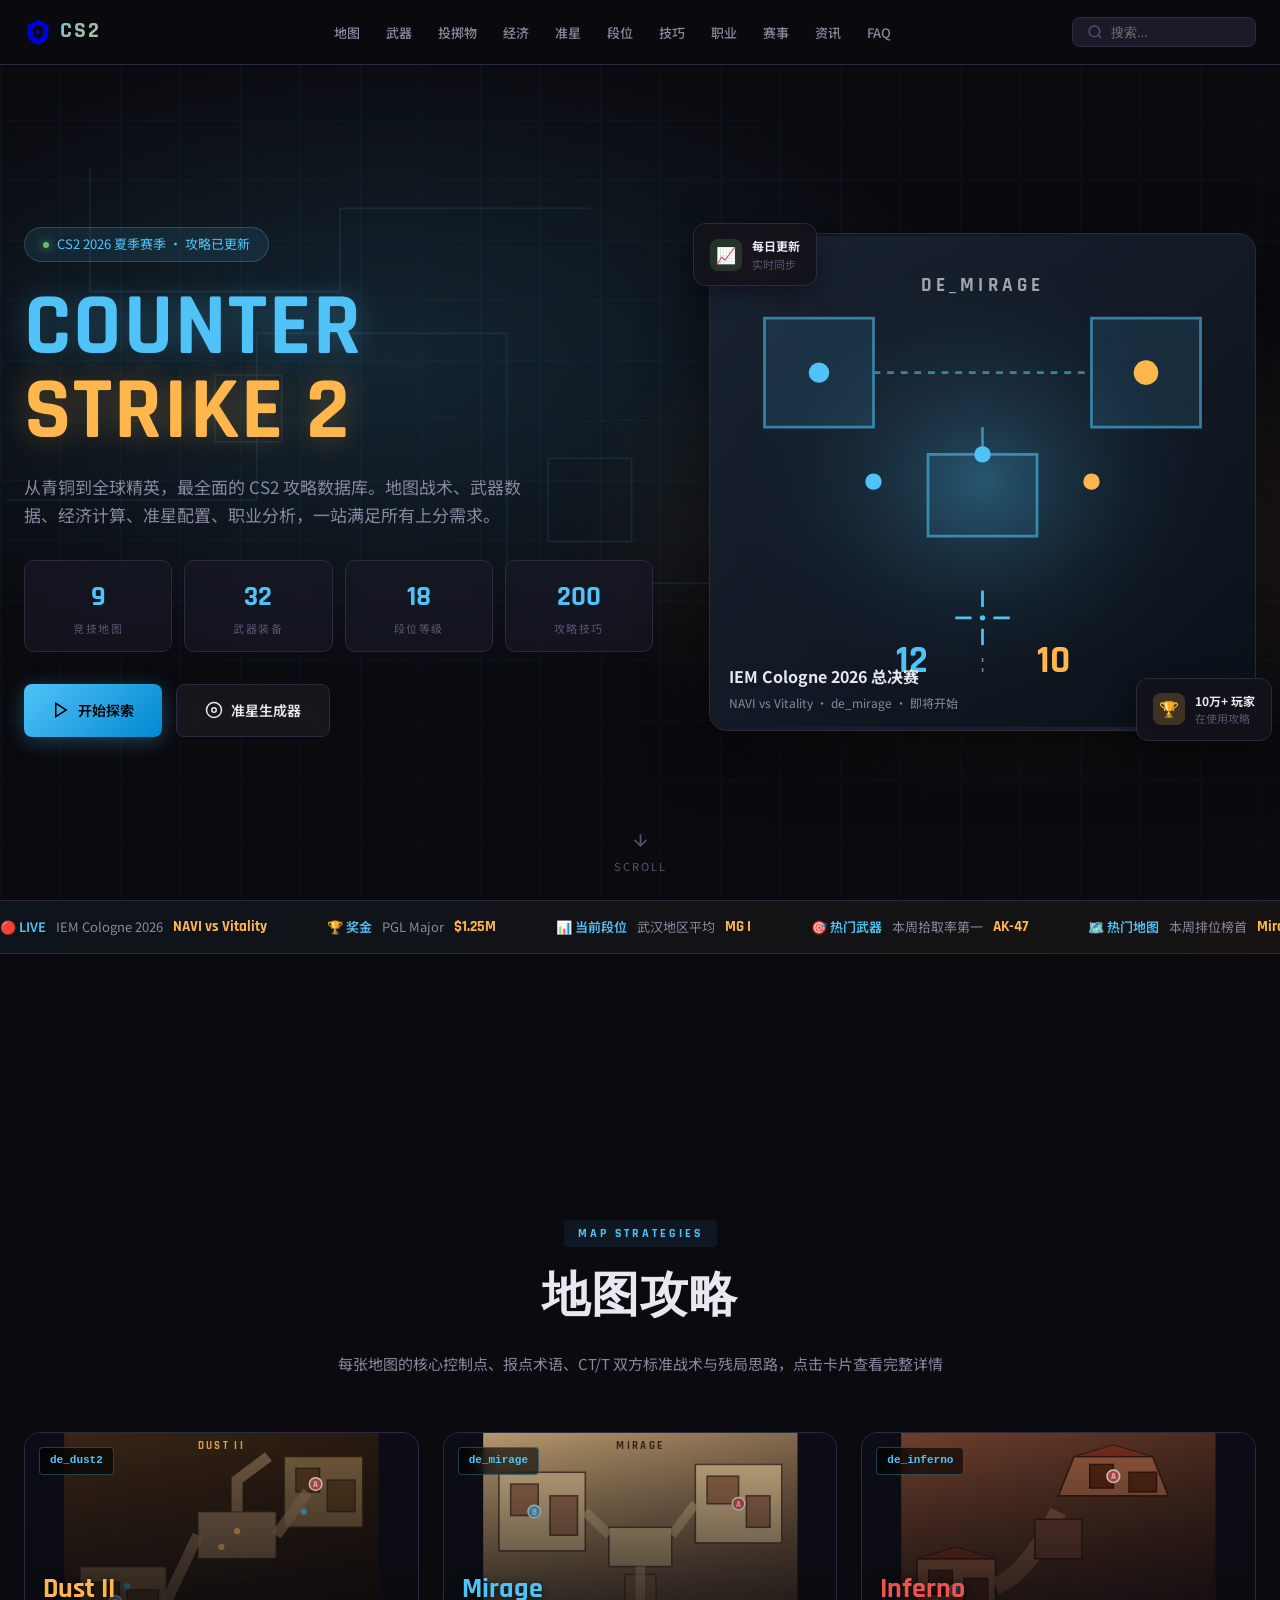
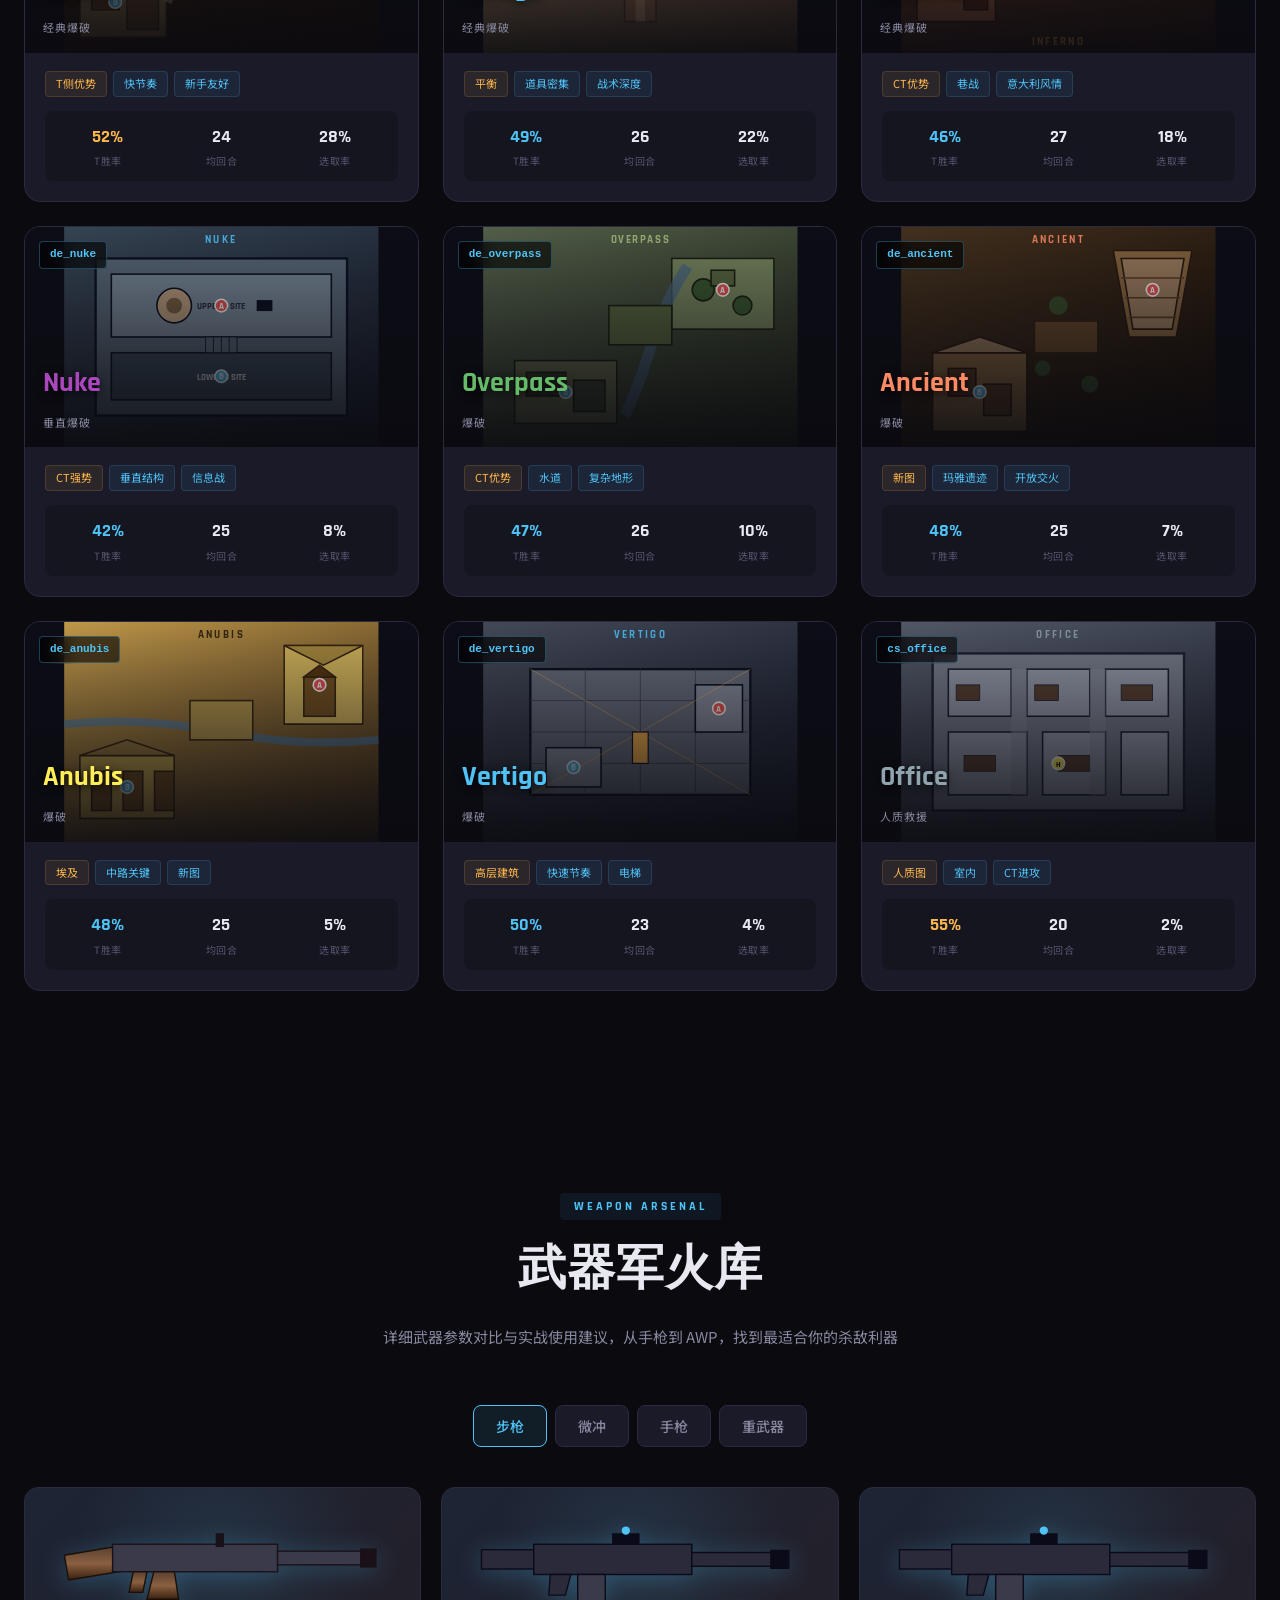
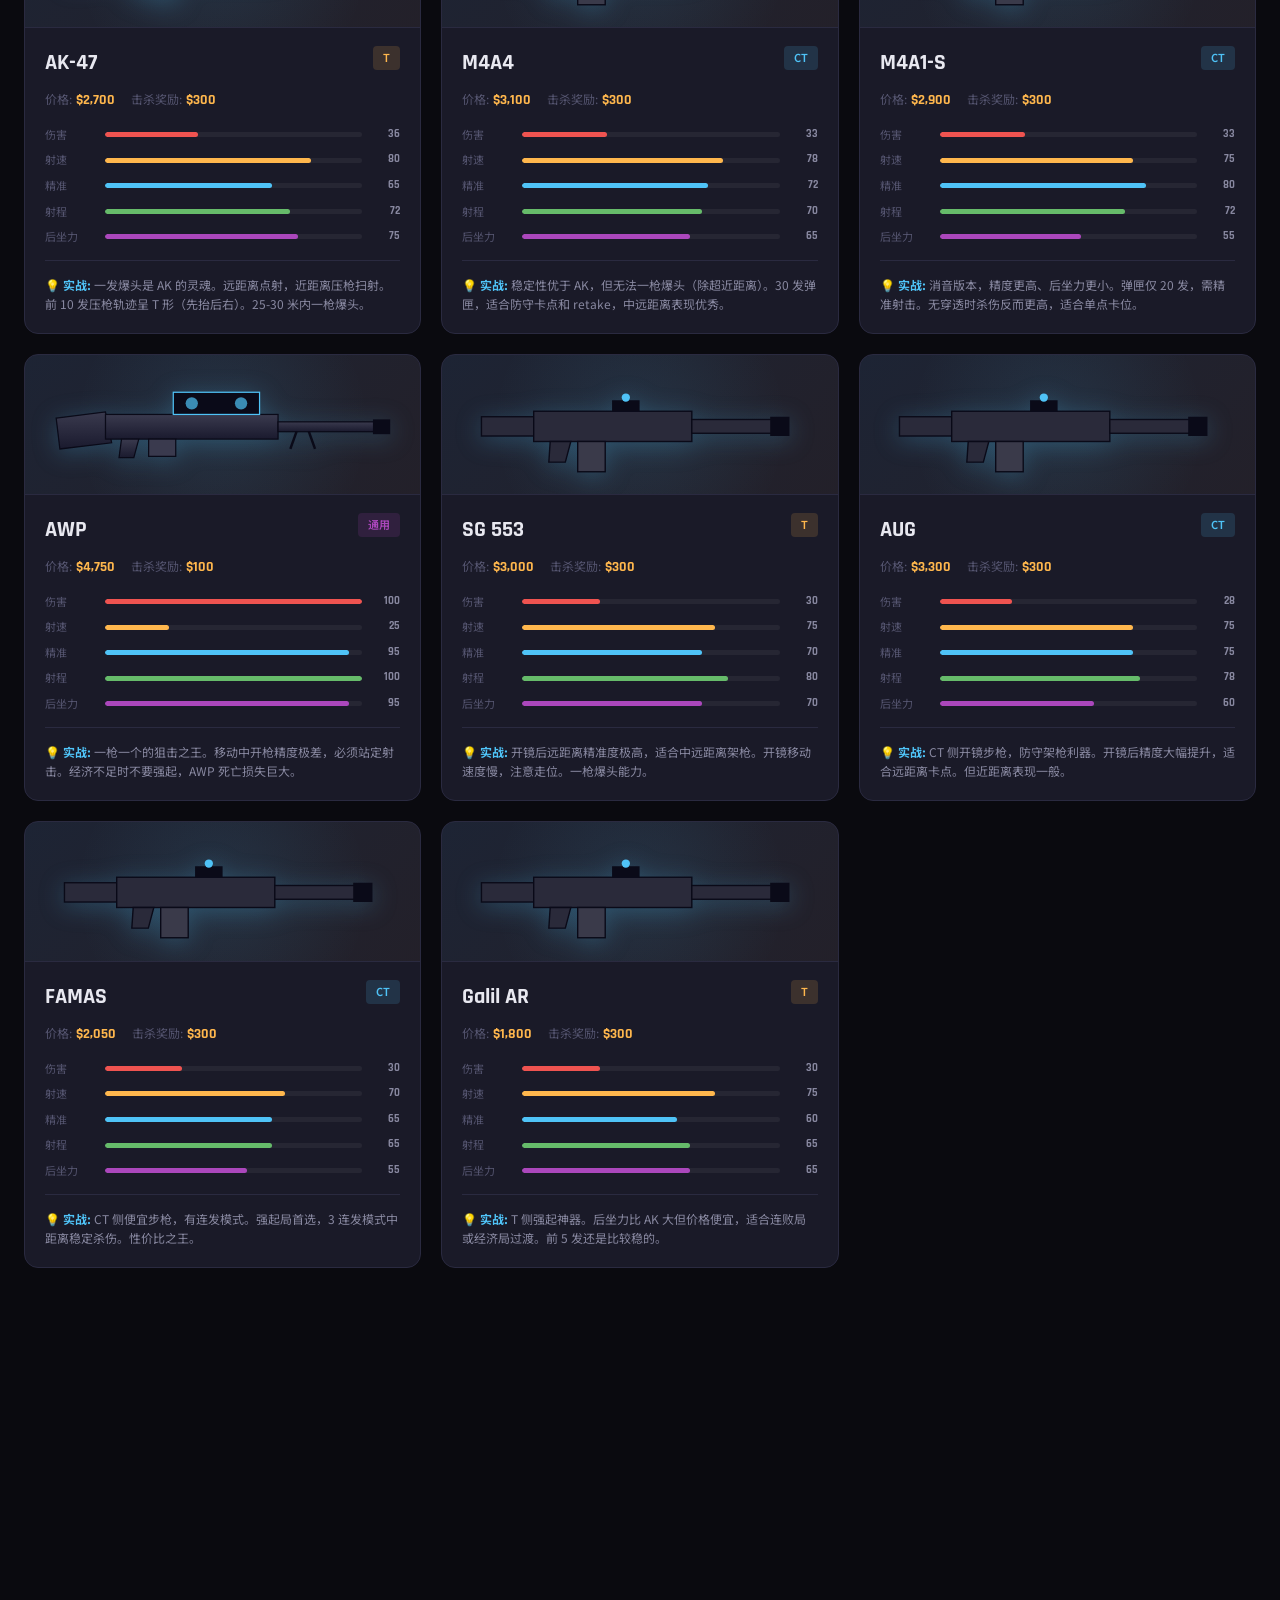
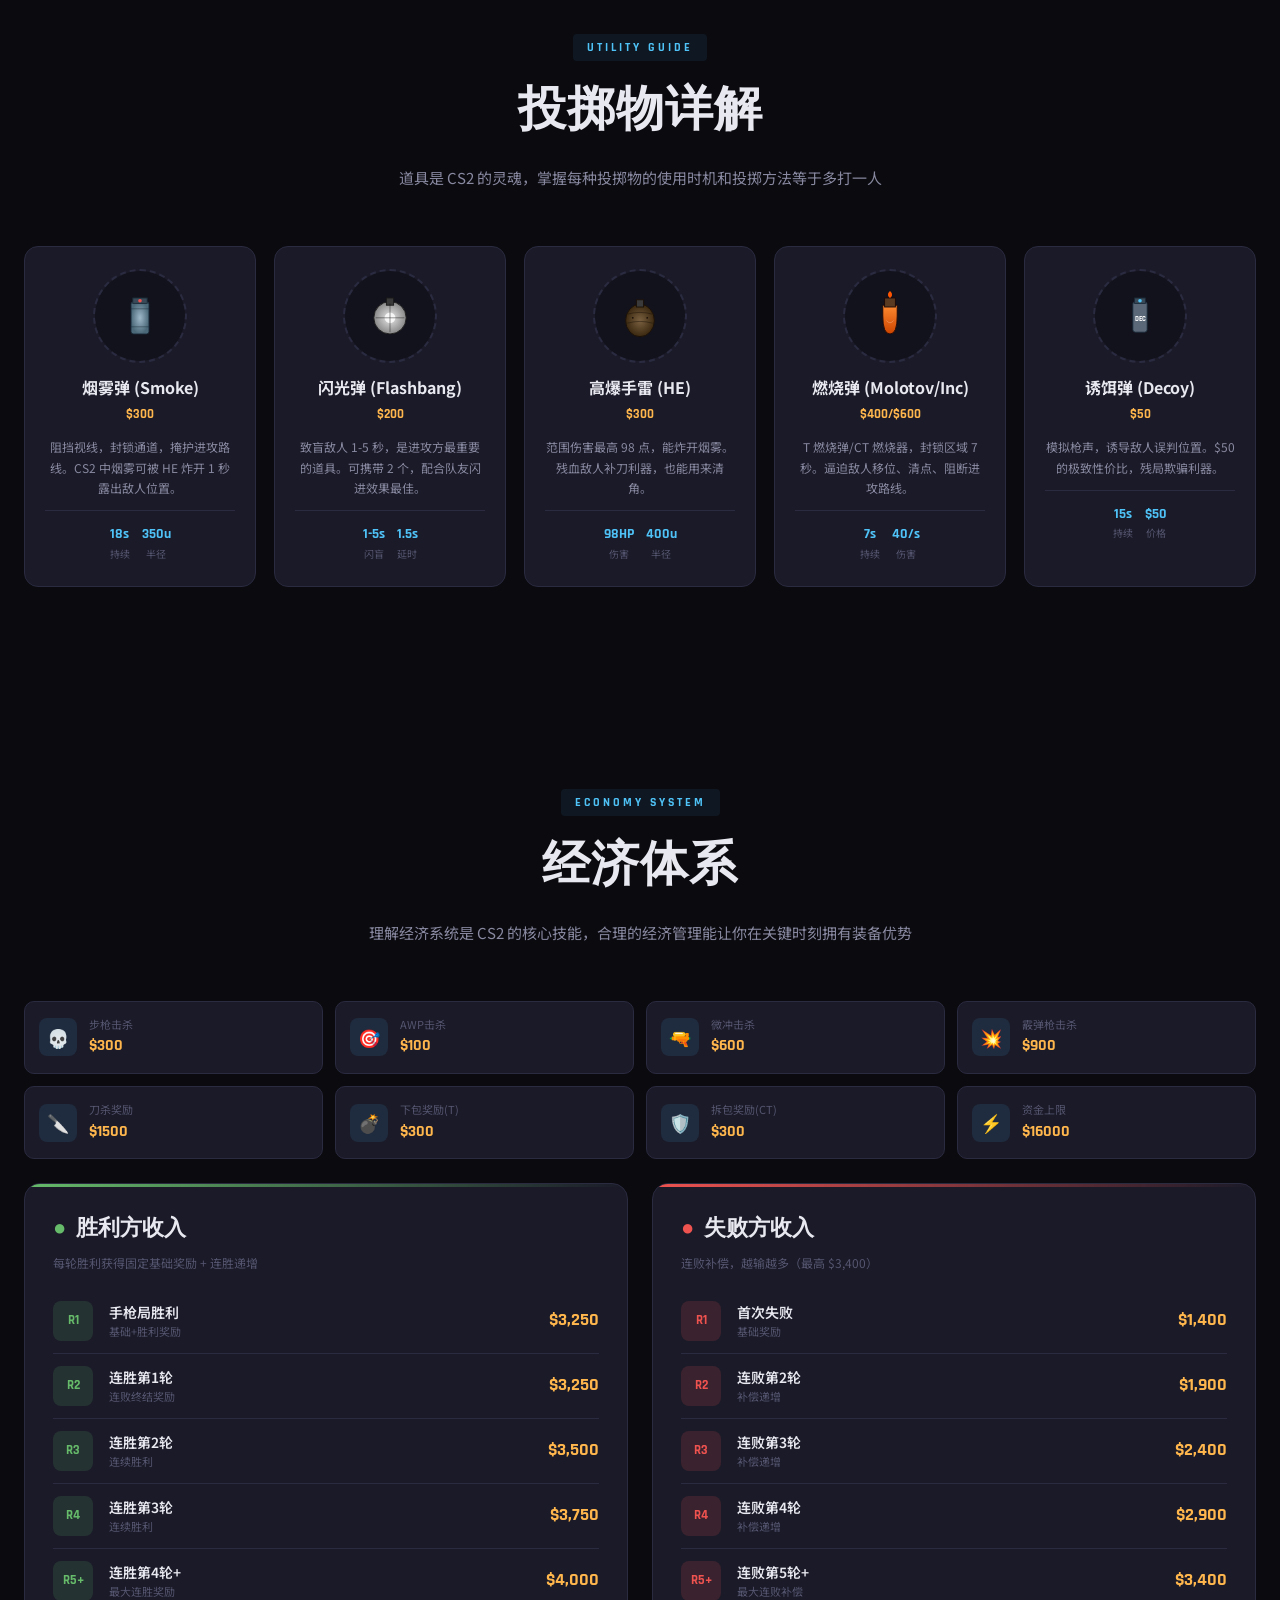
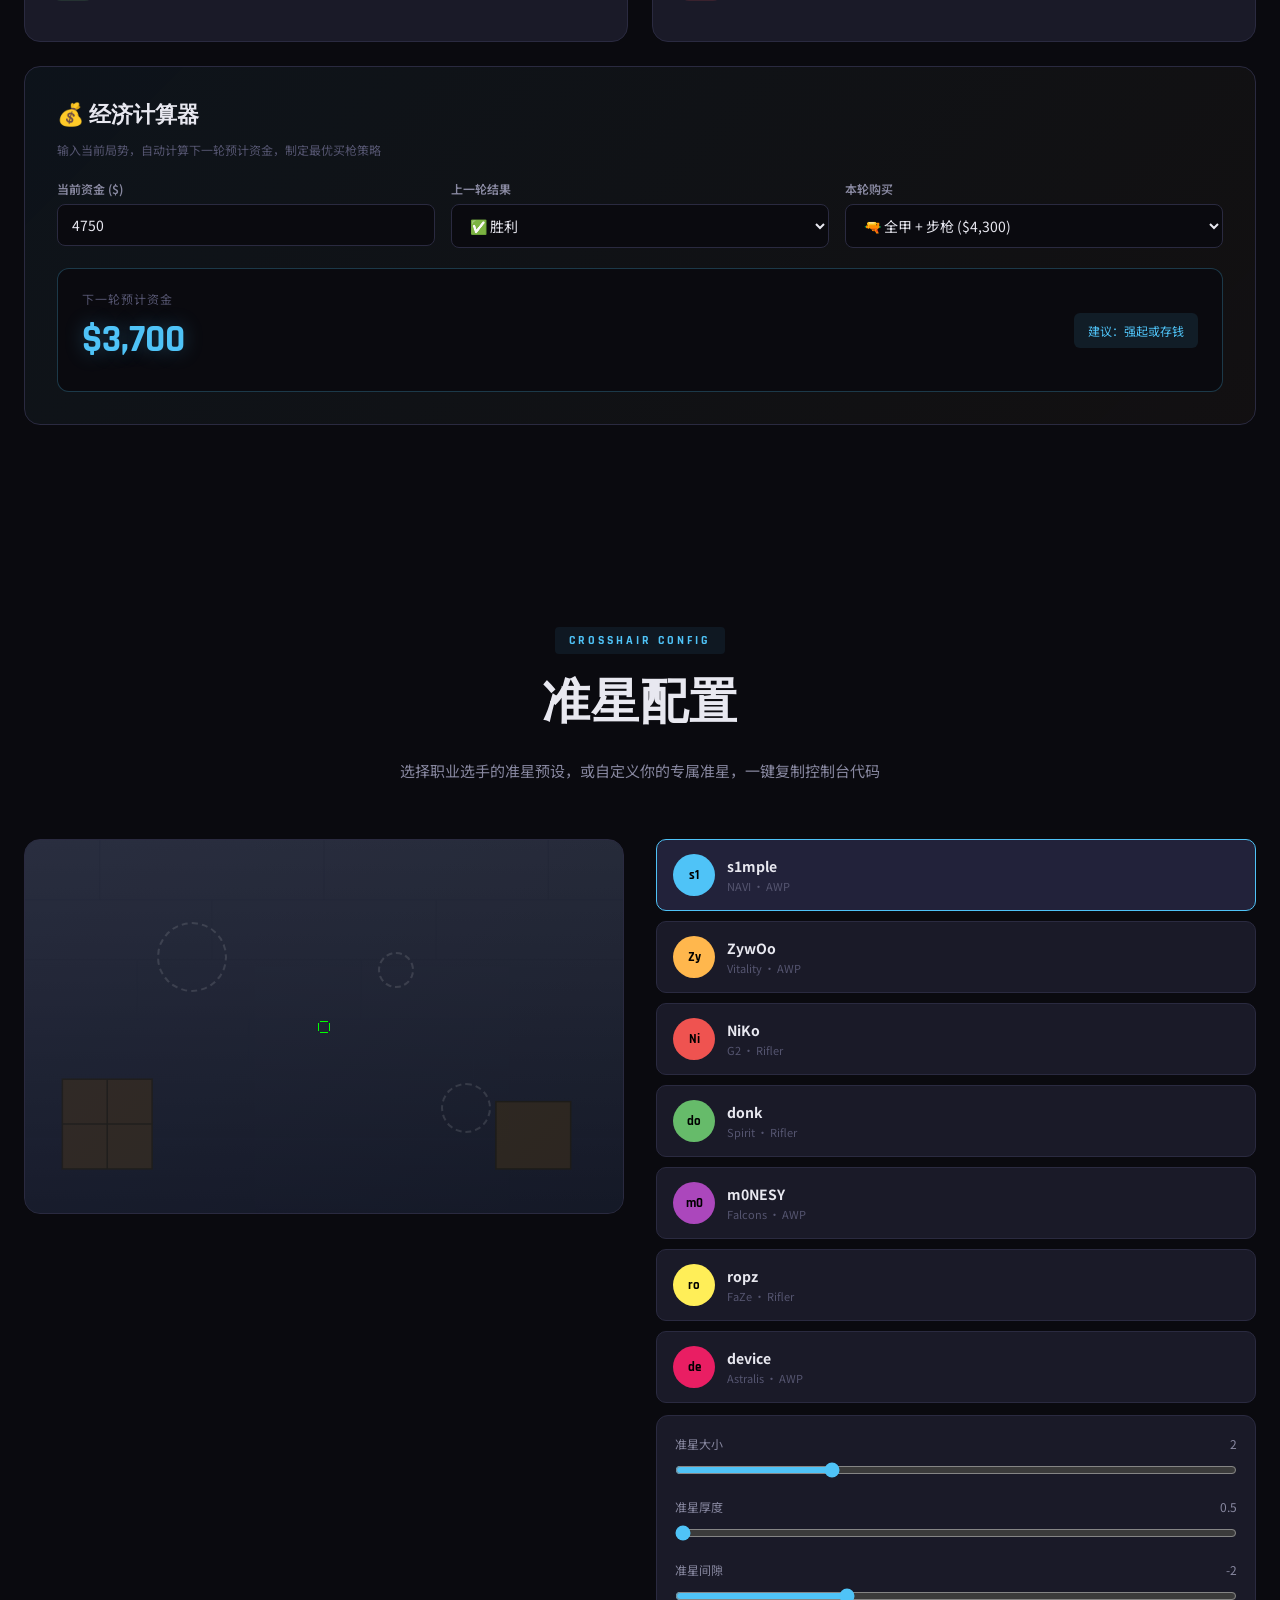
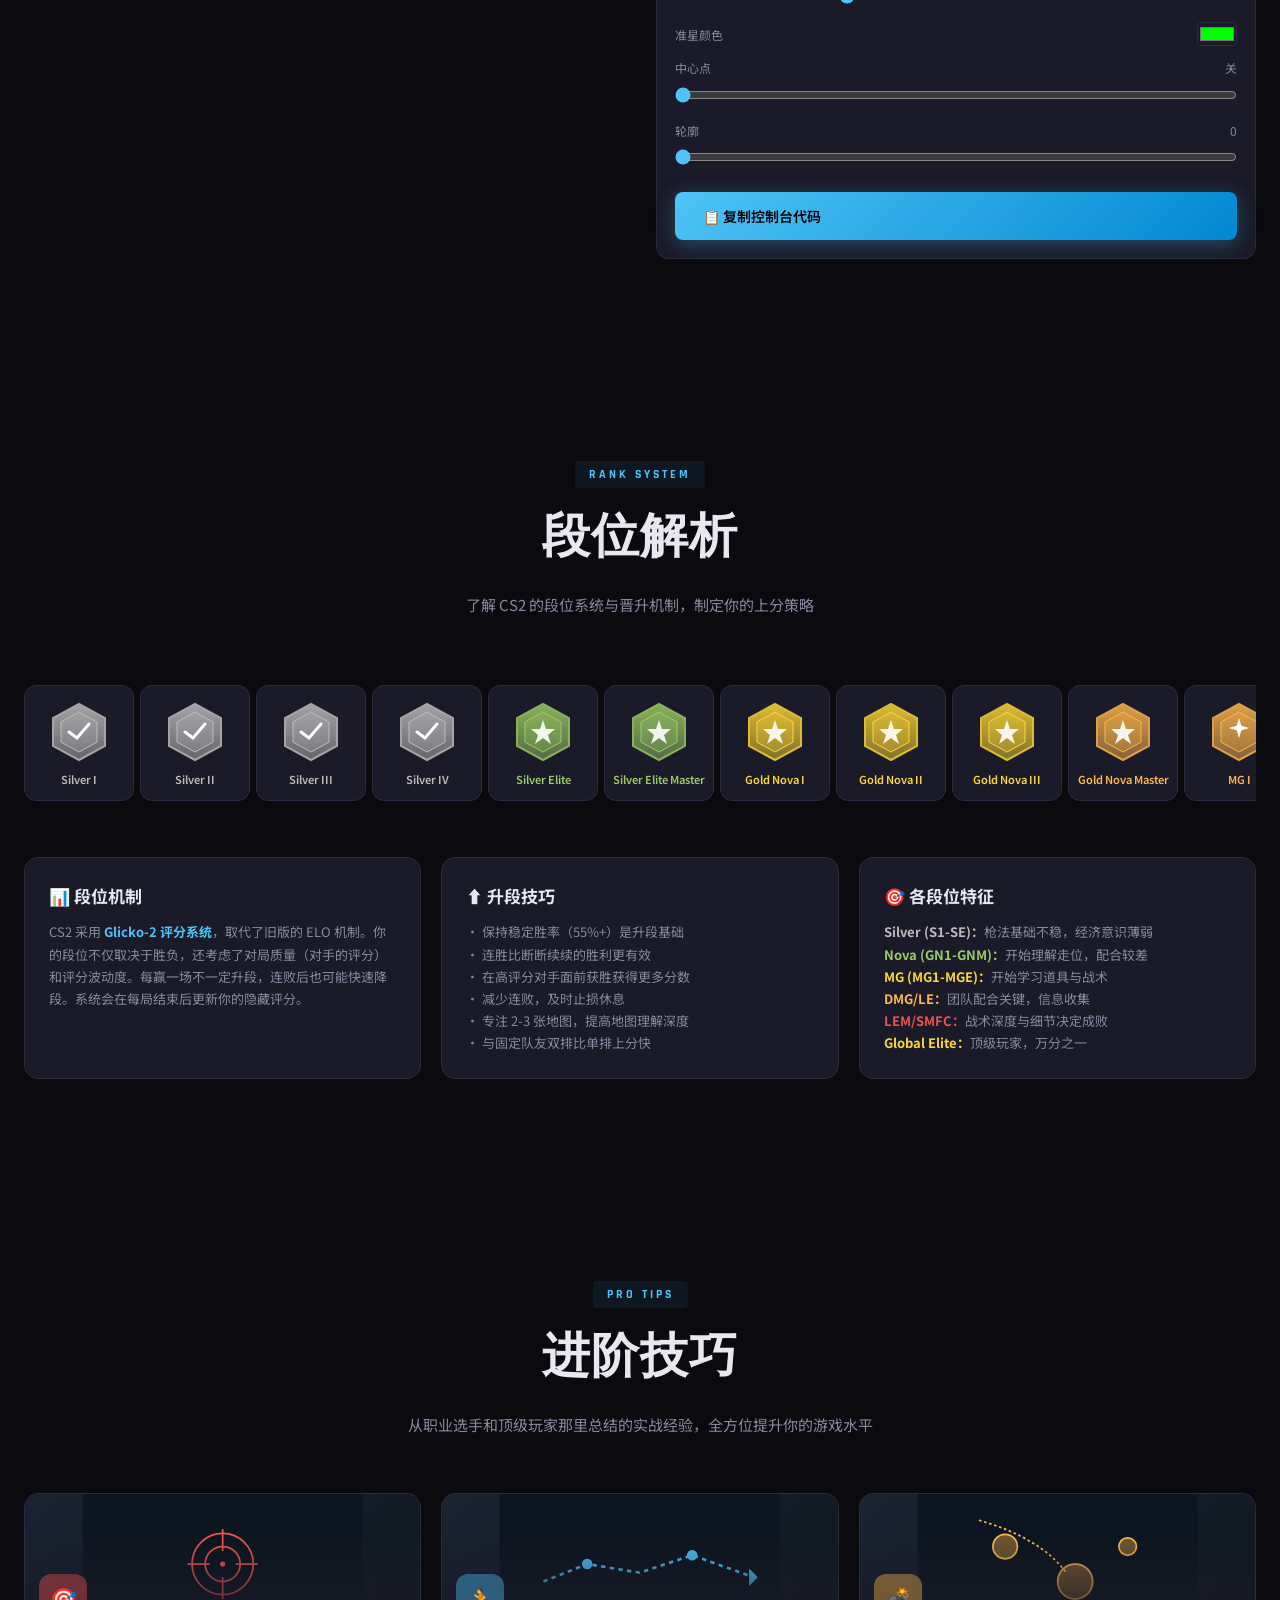
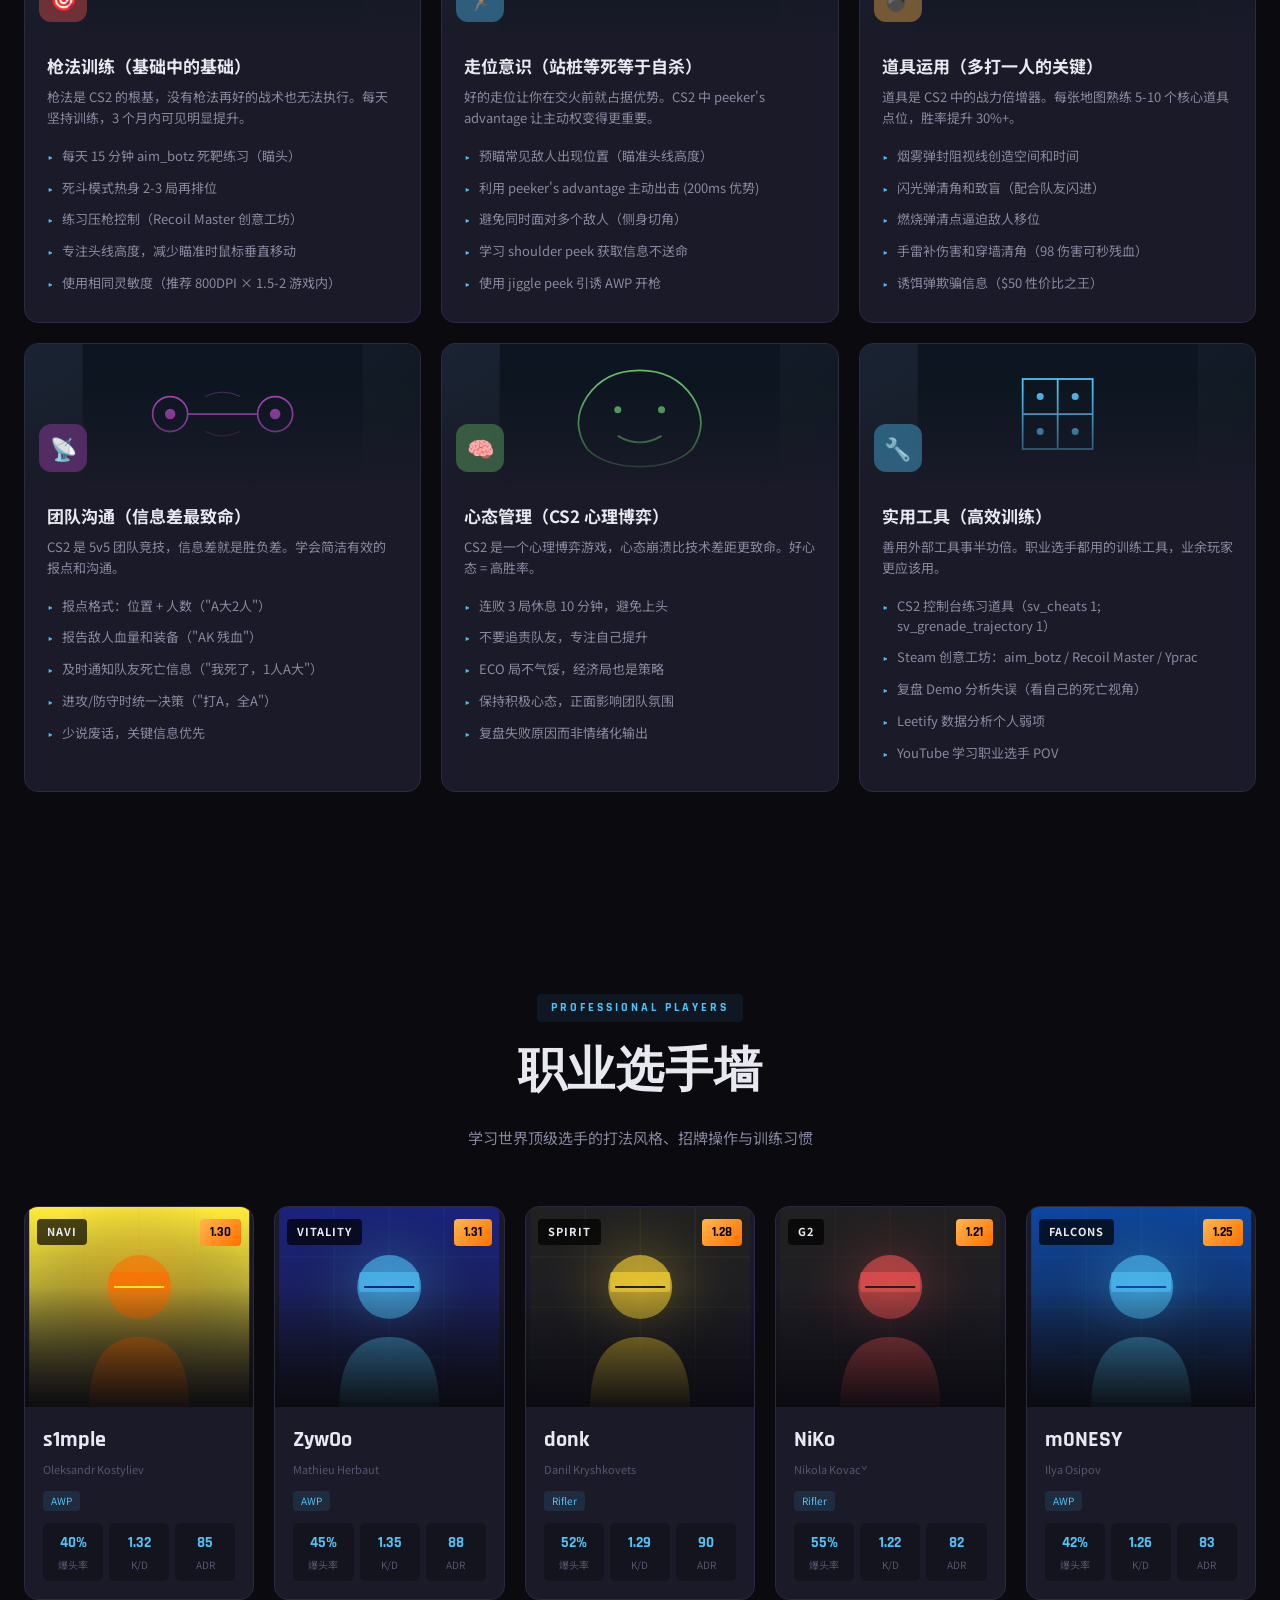
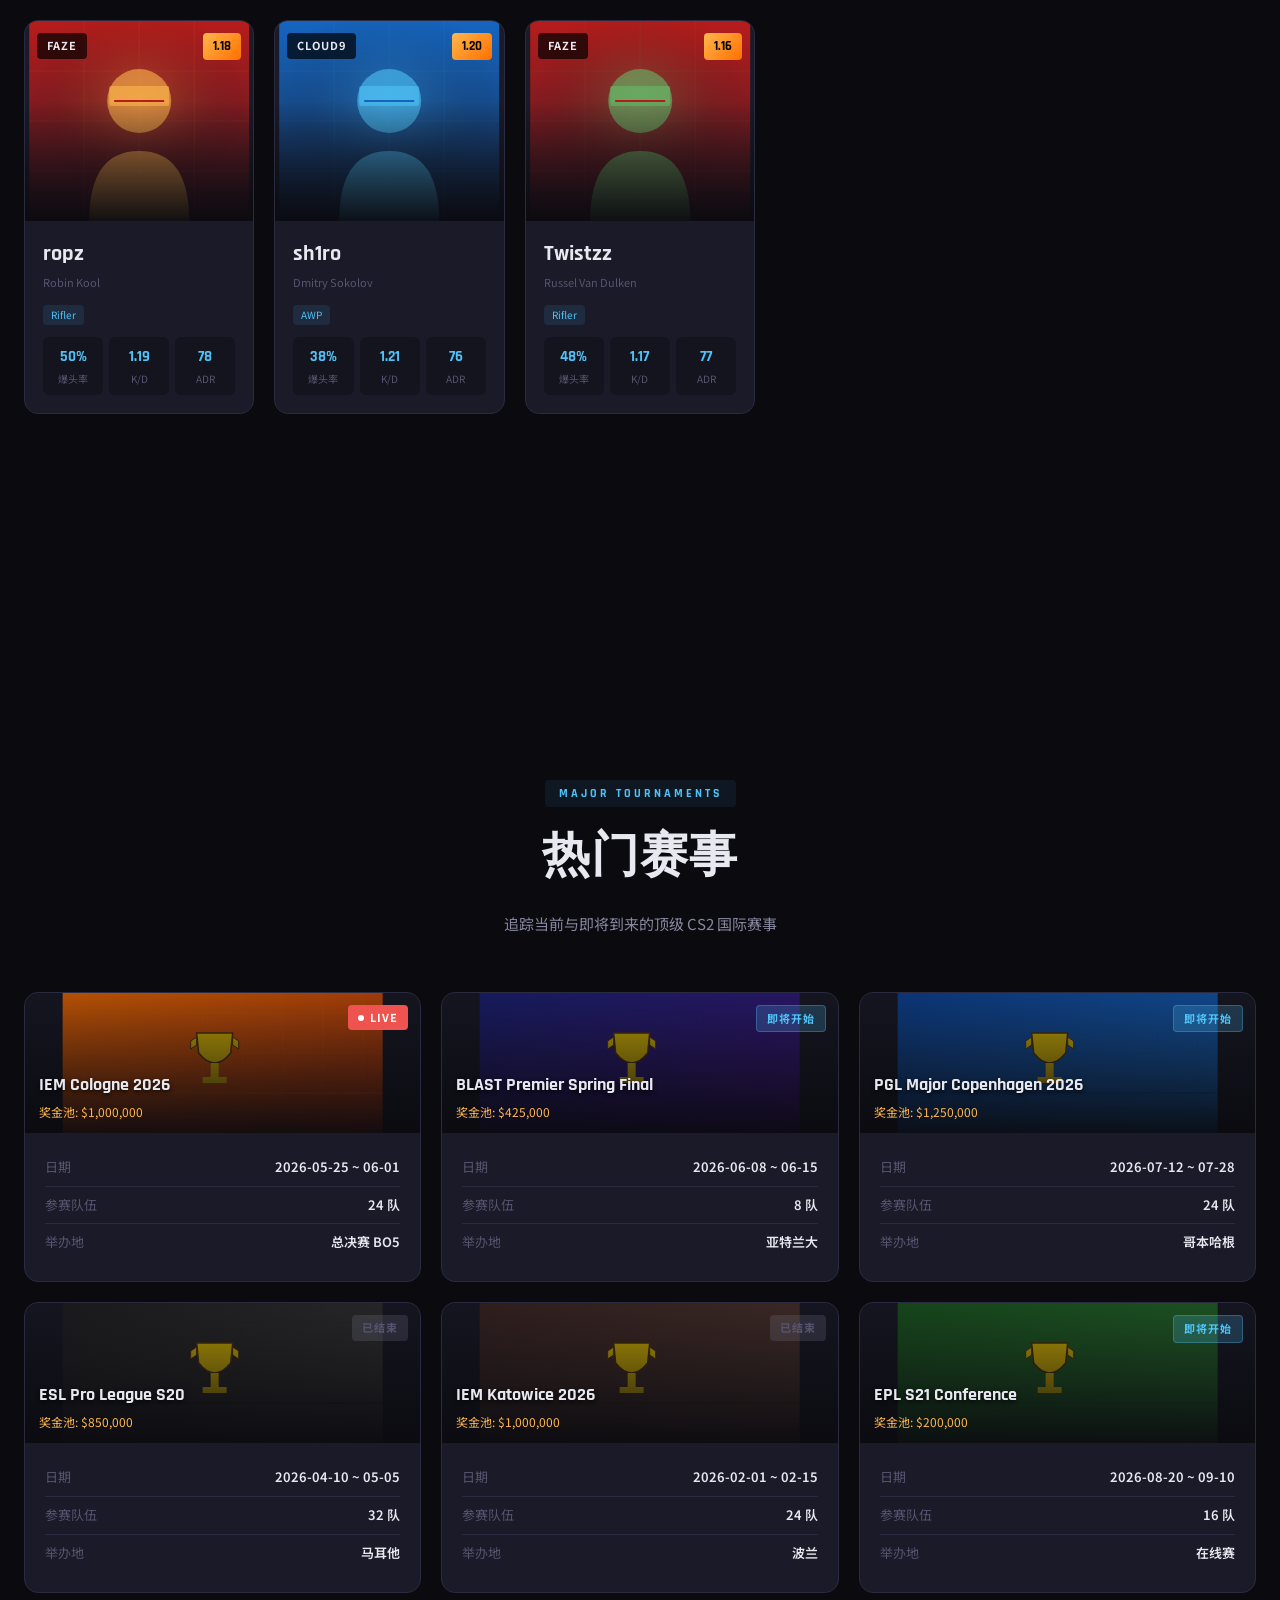
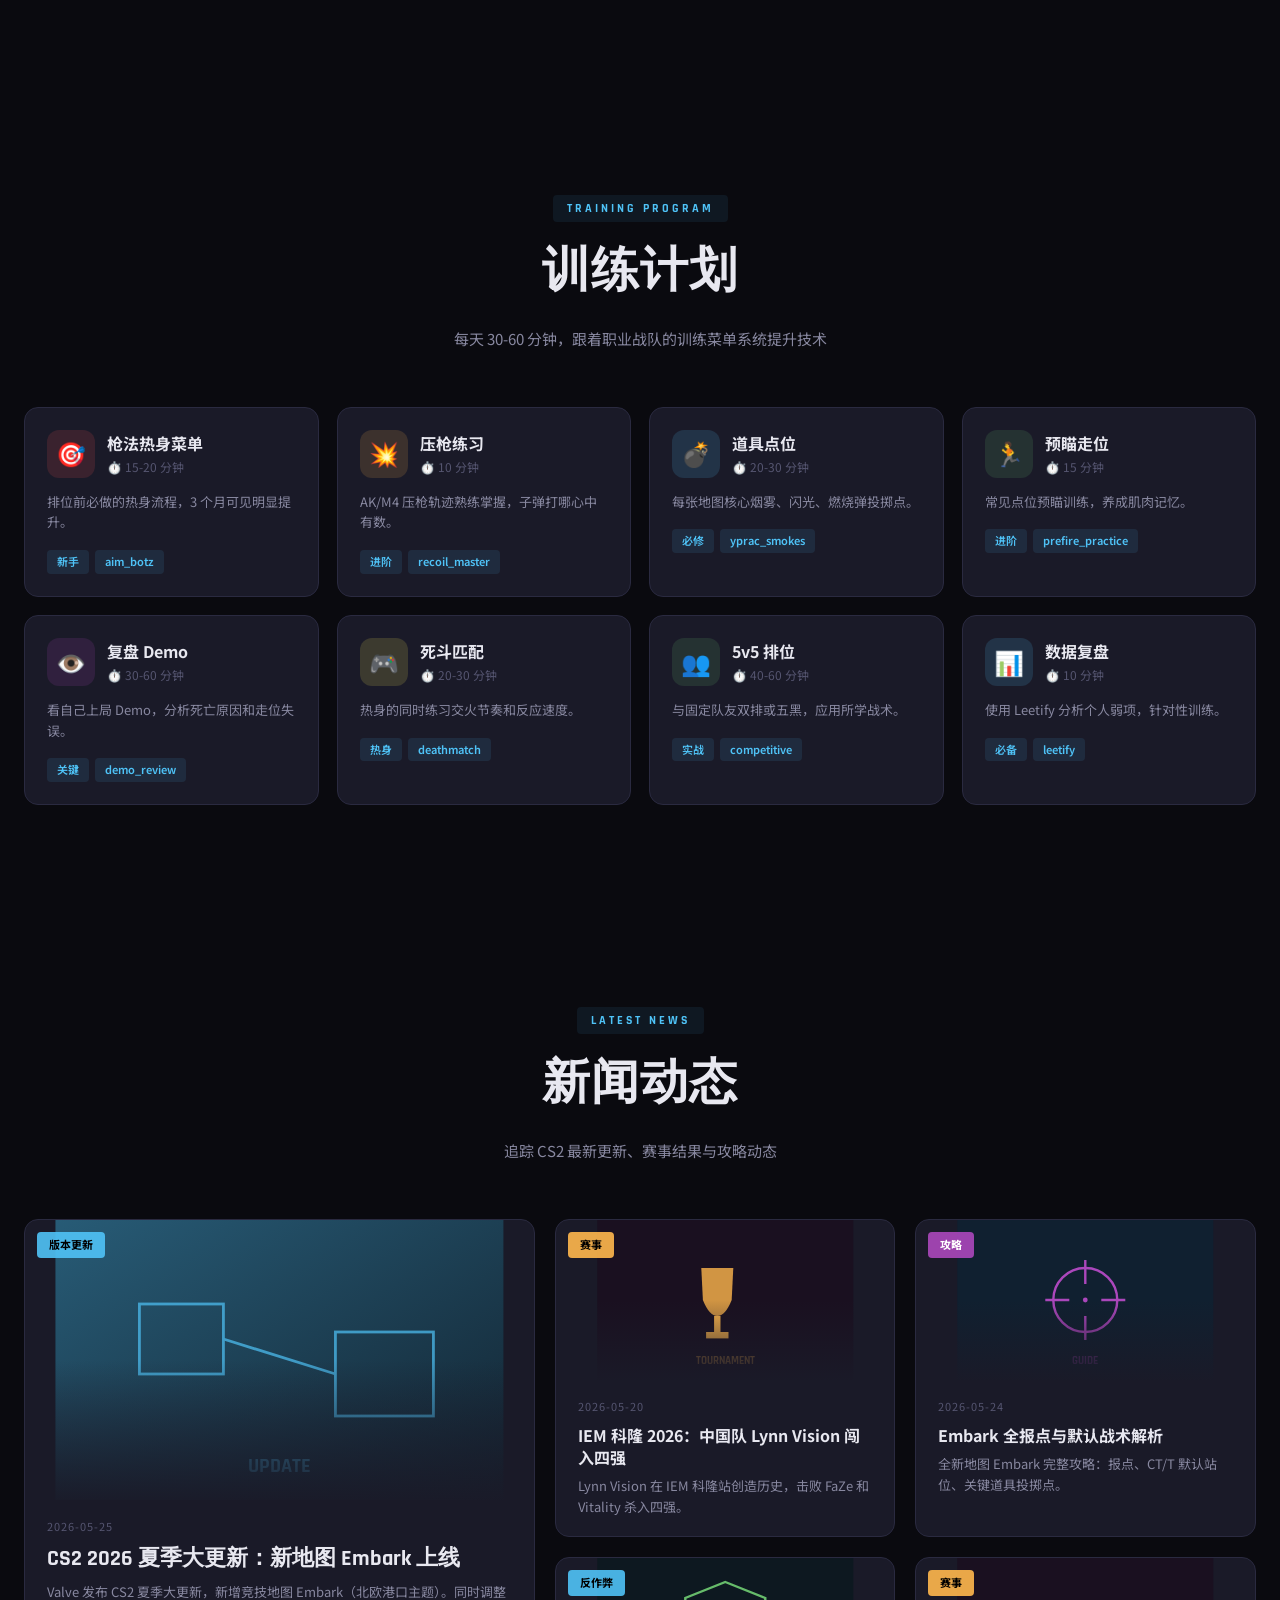
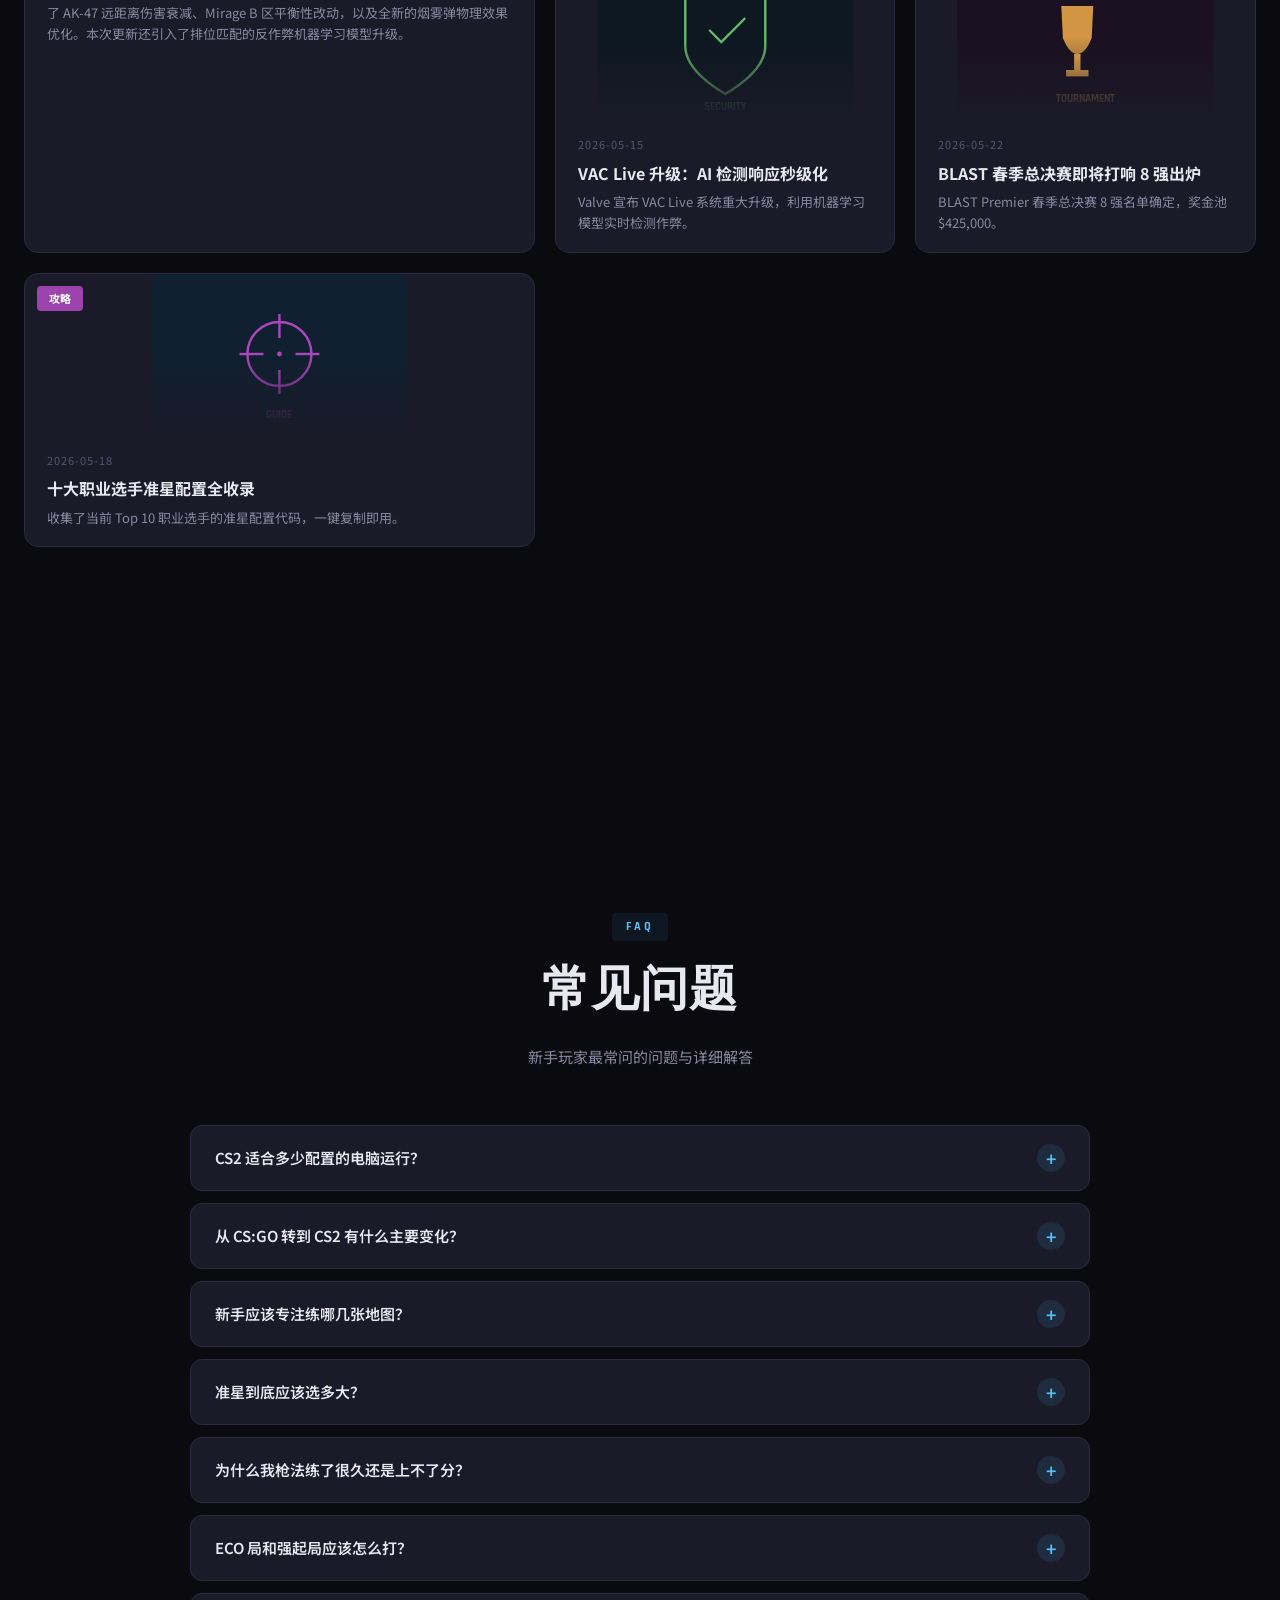
<file: index.html>
<!DOCTYPE html>
<html lang="zh-CN">
<head>
<meta charset="UTF-8">
<meta http-equiv="X-UA-Compatible" content="IE=edge">
<meta name="viewport" content="width=device-width, initial-scale=1.0">
<title>CS2 攻略站 | Counter-Strike 2 地图/武器/经济/准星全解析</title>
<meta name="description" content="CS2（Counter-Strike 2）终极中文攻略站。涵盖全部9张竞技地图攻略、32把武器数据对比、投掷物使用技巧、经济系统计算、职业选手准星配置、段位晋升指南。免费在线准星生成器，一键复制控制台代码。">
<meta name="keywords" content="CS2, Counter-Strike 2, CS2攻略, CS2地图攻略, CS2武器数据, CS2经济系统, CS2准星设置, CS2段位, CS2职业选手, CS2投掷物, CS2训练计划, CS2赛事">
<meta name="author" content="CS2 TACTICS">
<meta name="robots" content="index, follow, max-image-preview:large, max-snippet:-1, max-video-preview:-1">
<meta name="googlebot" content="index, follow, max-image-preview:large, max-snippet:-1">
<meta name="language" content="zh-CN">
<meta name="theme-color" content="#0a0a1a">
<meta name="copyright" content="CS2 TACTICS 2026">
<link rel="canonical" href="https://counter-strike-2-tactics.vercel.app/">
<link rel="alternate" hreflang="zh-CN" href="https://counter-strike-2-tactics.vercel.app/">
<link rel="alternate" hreflang="x-default" href="https://counter-strike-2-tactics.vercel.app/">

<!-- DNS Prefetch & Preconnect -->
<link rel="preconnect" href="https://pagead2.googlesyndication.com">
<link rel="preconnect" href="https://www.googletagmanager.com">
<link rel="dns-prefetch" href="https://pagead2.googlesyndication.com">

<!-- Open Graph / Facebook -->
<meta property="og:type" content="website">
<meta property="og:url" content="https://counter-strike-2-tactics.vercel.app/">
<meta property="og:title" content="CS2 攻略站 | Counter-Strike 2 终极中文攻略">
<meta property="og:description" content="从青铜到全球精英，最全面的 CS2 攻略数据库。地图战术、武器数据、经济计算、准星配置、职业分析，一站满足所有上分需求。">
<meta property="og:image" content="https://counter-strike-2-tactics.vercel.app/og-image.svg">
  <meta property="og:image:width" content="1200">
  <meta property="og:image:height" content="630">
  <meta property="og:image:alt" content="CS2 攻略站 - Counter-Strike 2 中文攻略">
<meta property="og:site_name" content="CS2 TACTICS">
<meta property="og:locale" content="zh_CN">

<!-- Twitter Card -->
<meta name="twitter:card" content="summary_large_image">
<meta name="twitter:url" content="https://counter-strike-2-tactics.vercel.app/">
<meta name="twitter:title" content="CS2 攻略站 | Counter-Strike 2 终极中文攻略">
<meta name="twitter:description" content="CS2 地图/武器/经济/准星全解析，免费在线准星生成器。">
<meta name="twitter:image" content="https://counter-strike-2-tactics.vercel.app/og-image.svg">
<meta name="twitter:image:alt" content="CS2 攻略站预览图">

<!-- Google AdSense -->
<script async src="https://pagead2.googlesyndication.com/pagead/js/adsbygoogle.js?client=ca-pub-7899710383022189"
     crossorigin="anonymous"></script>
<script>
  (adsbygoogle = window.adsbygoogle || []).push({
    google_ad_client: "ca-pub-7899710383022189",
    enable_page_level_ads: true
  });
</script>

<!-- Google tag (gtag.js) - 备用，需要时启用
<script async src="https://www.googletagmanager.com/gtag/js?id=G-XXXXXXXXXX"></script>
<script>
  window.dataLayer = window.dataLayer || [];
  function gtag(){dataLayer.push(arguments);}
  gtag('js', new Date());
  gtag('config', 'G-XXXXXXXXXX');
</script>
-->

<link rel="stylesheet" href="styles.css">

<!-- JSON-LD 结构化数据 -->
<script type="application/ld+json">
{
  "@context": "https://schema.org",
  "@type": "WebSite",
  "name": "CS2 TACTICS",
  "alternateName": ["CS2 攻略站", "Counter-Strike 2 中文攻略"],
  "url": "https://counter-strike-2-tactics.vercel.app/",
  "description": "Counter-Strike 2 终极中文攻略站，涵盖地图、武器、经济、准星等全方位攻略数据。",
  "inLanguage": "zh-CN",
  "potentialAction": {
    "@type": "SearchAction",
    "target": "https://counter-strike-2-tactics.vercel.app/#search?q={search_term_string}",
    "query-input": "required name=search_term_string"
  }
}
</script>
<script type="application/ld+json">
{
  "@context": "https://schema.org",
  "@type": "Organization",
  "name": "CS2 TACTICS",
  "url": "https://counter-strike-2-tactics.vercel.app/",
  "logo": {
    "@type": "ImageObject",
    "url": "https://counter-strike-2-tactics.vercel.app/og-image.svg",
    "width": 1200,
    "height": 630
  },
  "description": "非官方 CS2 中文攻略站，致力于为中国玩家提供最详细的攻略内容。"
}
</script>

<script type="application/ld+json">
{
  "@context": "https://schema.org",
  "@type": "FAQPage",
  "mainEntity": [
    {
      "@type": "Question",
      "name": "CS2 和 CS:GO 有什么区别？",
      "acceptedAnswer": { "@type": "Answer", "text": "CS2 采用 Source 2 引擎，画质、物理、烟雾弹系统全面升级。烟雾弹可以与手雷互动，子刷新频率让操作更精准。" }
    },
    {
      "@type": "Question",
      "name": "新手应该先练什么？",
      "acceptedAnswer": { "@type": "Answer", "text": "先练急停（counter-strafing）和压枪，再学预瞄和道具使用。建议每天 30 分钟 Aim Lab 或创意工坊练枪图。" }
    },
    {
      "@type": "Question",
      "name": "如何提高段位？",
      "acceptedAnswer": { "@type": "Answer", "text": "稳定胜率 55%+ 是升段基础。专注 2-3 张地图，与固定队友双排，减少连败。使用本站的段位解析和训练计划系统提升。" }
    },
    {
      "@type": "Question",
      "name": "CS2 经济系统怎么算？",
      "acceptedAnswer": { "@type": "Answer", "text": "胜利方基础奖励 $3250，连胜递增；失败方有连败补偿，最高 $3400。本站提供经济计算器，输入当前资金自动计算下一轮预算。" }
    }
  ]
}
</script>
</head>
<body>

<nav class="nav" id="nav">
  <div class="nav-inner">
    <a href="#" class="nav-logo">
      <svg viewBox="0 0 32 32" fill="none">
        <path d="M16 2L4 8v9c0 7 5 12 12 13 7-1 12-6 12-13V8L16 2z" fill="currentColor" opacity="0.9"/>
        <path d="M16 8l-6 3v5c0 4 2.5 7 6 7.5 3.5-.5 6-3.5 6-7.5v-5l-6-3z" fill="#0a0a0f"/>
        <circle cx="16" cy="16" r="2" fill="currentColor"/>
      </svg>
      CS2<span style="font-size:11px;letter-spacing:1px;opacity:.7"> TACTICS</span>
    </a>
    <ul class="nav-links">
      <li><a href="#maps">地图</a></li>
      <li><a href="#weapons">武器</a></li>
      <li><a href="#grenades">投掷物</a></li>
      <li><a href="#economy">经济</a></li>
      <li><a href="#crosshair">准星</a></li>
      <li><a href="#ranks">段位</a></li>
      <li><a href="#tips">技巧</a></li>
      <li><a href="#pros">职业</a></li>
      <li><a href="#tournaments">赛事</a></li>
      <li><a href="#news">资讯</a></li>
      <li><a href="#faq">FAQ</a></li>
    </ul>
    <div class="nav-search">
      <svg viewBox="0 0 24 24" fill="none" stroke="currentColor" stroke-width="2"><circle cx="11" cy="11" r="8"/><path d="M21 21l-4.35-4.35"/></svg>
      <input type="text" placeholder="搜索..." id="searchInput">
    </div>
    <button class="mobile-toggle" onclick="toggleMobileNav()">
      <svg width="24" height="24" viewBox="0 0 24 24" fill="none" stroke="currentColor" stroke-width="2"><path d="M3 12h18M3 6h18M3 18h18"/></svg>
    </button>
  </div>
</nav>

<section class="hero" id="hero">
  <div class="hero-bg">
    <svg viewBox="0 0 1920 1080" preserveAspectRatio="xMidYMid slice">
      <defs>
        <pattern id="dustPat" x="0" y="0" width="200" height="200" patternUnits="userSpaceOnUse">
          <path d="M0 100 L200 100 M100 0 L100 200" stroke="#4fc3f7" stroke-width="0.3" opacity="0.3"/>
        </pattern>
      </defs>
      <rect width="100%" height="100%" fill="url(#dustPat)"/>
      <g opacity="0.4" stroke="#4fc3f7" stroke-width="2" fill="none">
        <path d="M200 600 L500 600 L500 400 L800 400 L800 700 L1100 700 L1100 500 L1400 500"/>
        <path d="M300 200 L300 350 L600 350 L600 250 L900 250"/>
        <rect x="450" y="450" width="80" height="80"/>
        <rect x="850" y="550" width="100" height="100"/>
      </g>
      <g stroke="#ffb74d" stroke-width="1" opacity="0.3">
        <line x1="0" y1="800" x2="1920" y2="200" stroke-dasharray="5,10"/>
        <line x1="0" y1="600" x2="1920" y2="400" stroke-dasharray="3,15"/>
      </g>
    </svg>
  </div>
  <div class="hero-grid"></div>
  <div class="hero-particles" id="particles" style="position:absolute;inset:0;pointer-events:none"></div>
  <div class="hero-content">
    <div class="hero-left">
      <div class="hero-badge"><span class="dot"></span>CS2 2026 夏季赛季 · 攻略已更新</div>
      <h1 class="hero-title" itemprop="headline"><span class="ct">COUNTER</span><br><span class="t">STRIKE 2</span></h1>
      <p class="hero-sub">从青铜到全球精英，最全面的 CS2 攻略数据库。地图战术、武器数据、经济计算、准星配置、职业分析，一站满足所有上分需求。</p>
      <div class="hero-stats">
        <div class="hero-stat"><div class="hero-stat-num" data-count="9">0</div><div class="hero-stat-label">竞技地图</div></div>
        <div class="hero-stat"><div class="hero-stat-num" data-count="32">0</div><div class="hero-stat-label">武器装备</div></div>
        <div class="hero-stat"><div class="hero-stat-num" data-count="18">0</div><div class="hero-stat-label">段位等级</div></div>
        <div class="hero-stat"><div class="hero-stat-num" data-count="200">0</div><div class="hero-stat-label">攻略技巧</div></div>
      </div>
      <div class="hero-actions">
        <a href="#maps" class="btn btn-primary">
          <svg width="18" height="18" viewBox="0 0 24 24" fill="none" stroke="currentColor" stroke-width="2"><polygon points="5 3 19 12 5 21 5 3"/></svg>
          开始探索
        </a>
        <a href="#crosshair" class="btn btn-secondary">
          <svg width="18" height="18" viewBox="0 0 24 24" fill="none" stroke="currentColor" stroke-width="2"><circle cx="12" cy="12" r="10"/><circle cx="12" cy="12" r="3"/></svg>
          准星生成器
        </a>
      </div>
    </div>
    <div class="hero-right">
      <div class="hero-vis" id="heroVis"></div>
      <div class="hero-vis-tag">LIVE</div>
      <div class="hero-vis-info">
        <div class="hero-vis-info-title">IEM Cologne 2026 总决赛</div>
        <div class="hero-vis-info-text">NAVI vs Vitality · de_mirage · 即将开始</div>
      </div>
      <div class="hero-floating tl">
        <div class="icon" style="background:rgba(102,187,106,.2);color:var(--accent-green)">📈</div>
        <div><div style="font-weight:700">每日更新</div><div style="color:var(--text-muted);font-size:11px">实时同步</div></div>
      </div>
      <div class="hero-floating br">
        <div class="icon" style="background:rgba(255,183,77,.2);color:var(--accent-t)">🏆</div>
        <div><div style="font-weight:700">10万+ 玩家</div><div style="color:var(--text-muted);font-size:11px">在使用攻略</div></div>
      </div>
    </div>
  </div>
  <div class="hero-scroll">
    <svg width="20" height="20" viewBox="0 0 24 24" fill="none" stroke="currentColor" stroke-width="2"><path d="M12 5v14M19 12l-7 7-7-7"/></svg>
    SCROLL
  </div>
</section>

<div class="ticker"><div class="ticker-inner" id="ticker"></div></div>

<!-- AdSense 广告位 1：顶部横幅 -->
<div class="ad-container fade-in">
  <ins class="adsbygoogle"
       style="display:block"
       data-ad-client="ca-pub-7899710383022189"
       data-ad-slot="5446457899"
       data-ad-format="auto"
       data-full-width-responsive="true"></ins>
  <script>(adsbygoogle = window.adsbygoogle || []).push({});</script>
</div>

<section class="section" id="maps">
  <div class="section-header fade-in">
    <div class="section-tag">MAP STRATEGIES</div>
    <h2 class="section-title">地图攻略</h2>
    <p class="section-desc">每张地图的核心控制点、报点术语、CT/T 双方标准战术与残局思路，点击卡片查看完整详情</p>
  </div>
  <div class="maps-grid" id="mapsGrid"></div>
</section>

<section class="section" id="weapons">
  <div class="section-header fade-in">
    <div class="section-tag">WEAPON ARSENAL</div>
    <h2 class="section-title">武器军火库</h2>
    <p class="section-desc">详细武器参数对比与实战使用建议，从手枪到 AWP，找到最适合你的杀敌利器</p>
  </div>
  <div class="weapon-tabs" id="weaponTabs"></div>
  <div class="weapons-grid" id="weaponsGrid"></div>
</section>

<!-- AdSense 广告位 2：中部横幅 -->
<div class="ad-container fade-in">
  <ins class="adsbygoogle"
       style="display:block"
       data-ad-client="ca-pub-7899710383022189"
       data-ad-slot="5446457899"
       data-ad-format="auto"
       data-full-width-responsive="true"></ins>
  <script>(adsbygoogle = window.adsbygoogle || []).push({});</script>
</div>

<section class="section" id="grenades">
  <div class="section-header fade-in">
    <div class="section-tag">UTILITY GUIDE</div>
    <h2 class="section-title">投掷物详解</h2>
    <p class="section-desc">道具是 CS2 的灵魂，掌握每种投掷物的使用时机和投掷方法等于多打一人</p>
  </div>
  <div class="grenades-grid" id="grenadesGrid"></div>
</section>

<section class="section" id="economy">
  <div class="section-header fade-in">
    <div class="section-tag">ECONOMY SYSTEM</div>
    <h2 class="section-title">经济体系</h2>
    <p class="section-desc">理解经济系统是 CS2 的核心技能，合理的经济管理能让你在关键时刻拥有装备优势</p>
  </div>
  <div class="econ-bonus fade-in" id="econBonus"></div>
  <div class="econ-container">
    <div class="econ-panel win fade-in">
      <div class="econ-panel-title"><span style="color:var(--accent-green)">●</span> 胜利方收入</div>
      <div class="econ-panel-sub">每轮胜利获得固定基础奖励 + 连胜递增</div>
      <div id="econWin"></div>
    </div>
    <div class="econ-panel lose fade-in">
      <div class="econ-panel-title"><span style="color:var(--accent-red)">●</span> 失败方收入</div>
      <div class="econ-panel-sub">连败补偿，越输越多（最高 $3,400）</div>
      <div id="econLose"></div>
    </div>
  </div>
  <div class="econ-calc fade-in">
    <div class="econ-calc-title">💰 经济计算器</div>
    <div class="econ-calc-sub">输入当前局势，自动计算下一轮预计资金，制定最优买枪策略</div>
    <div class="econ-calc-grid">
      <div class="econ-calc-row">
        <label class="econ-calc-label">当前资金 ($)</label>
        <input type="number" class="econ-calc-input" id="econMoney" value="4750" min="0" max="16000">
      </div>
      <div class="econ-calc-row">
        <label class="econ-calc-label">上一轮结果</label>
        <select class="econ-calc-select" id="econResult">
          <option value="win">✅ 胜利</option>
          <option value="lose1">❌ 失败 (第1轮)</option>
          <option value="lose2">❌ 连败 (第2轮)</option>
          <option value="lose3">❌ 连败 (第3轮)</option>
          <option value="lose4">❌ 连败 (第4轮+)</option>
        </select>
      </div>
      <div class="econ-calc-row">
        <label class="econ-calc-label">本轮购买</label>
        <select class="econ-calc-select" id="econBuy">
          <option value="full">🔫 全甲 + 步枪 ($4,300)</option>
          <option value="fullawp">🎯 全甲 + AWP ($6,200)</option>
          <option value="eco">💰 ECO 局 ($300)</option>
          <option value="force">⚡ 强起 (甲+微冲) ($2,200)</option>
          <option value="none">🚫 不购买</option>
        </select>
      </div>
    </div>
    <div class="econ-calc-result">
      <div>
        <div class="econ-calc-result-label">下一轮预计资金</div>
        <div class="econ-calc-result-val" id="econResultVal">$4,750</div>
      </div>
      <div class="econ-calc-strategy" id="econStrategy">建议：可以全装备购买</div>
    </div>
  </div>
</section>

<section class="section" id="crosshair">
  <div class="section-header fade-in">
    <div class="section-tag">CROSSHAIR CONFIG</div>
    <h2 class="section-title">准星配置</h2>
    <p class="section-desc">选择职业选手的准星预设，或自定义你的专属准星，一键复制控制台代码</p>
  </div>
  <div class="crosshair-section">
    <div class="crosshair-preview fade-in">
      <svg class="crosshair-bg-svg" viewBox="0 0 800 500" preserveAspectRatio="xMidYMid slice">
        <defs><linearGradient id="wallG" x1="0%" y1="0%" x2="0%" y2="100%"><stop offset="0%" stop-color="#3a3a4e"/><stop offset="100%" stop-color="#1a1a2e"/></linearGradient></defs>
        <rect width="800" height="500" fill="url(#wallG)"/>
        <g stroke="#2a2a40" stroke-width="1" opacity="0.6">
          <path d="M0 80 L800 80 M0 160 L800 160 M0 240 L800 240 M0 320 L800 320 M0 400 L800 400"/>
          <path d="M100 0 L100 80 M250 80 L250 160 M400 0 L400 80 M550 80 L550 160 M700 0 L700 80"/>
          <path d="M150 160 L150 240 M300 240 L300 320 M450 160 L450 240 M600 240 L600 320"/>
        </g>
        <g fill="#4a3520" stroke="#2a1f10" stroke-width="2">
          <rect x="50" y="320" width="120" height="120"/>
          <line x1="50" y1="380" x2="170" y2="380"/>
          <line x1="110" y1="320" x2="110" y2="440"/>
          <rect x="630" y="350" width="100" height="90"/>
        </g>
      </svg>
      <div class="crosshair-target t1"></div>
      <div class="crosshair-target t2"></div>
      <div class="crosshair-target t3"></div>
      <div class="crosshair-dot" id="crosshairDisplay"></div>
    </div>
    <div>
      <div class="crosshair-config" id="crosshairPresets"></div>
      <div class="crosshair-controls fade-in">
        <div class="crosshair-control"><label><span>准星大小</span><span id="sizeVal">2</span></label><input type="range" min="0.5" max="6" step="0.5" value="2" id="chSize" oninput="updateCrosshair()"></div>
        <div class="crosshair-control"><label><span>准星厚度</span><span id="thickVal">1</span></label><input type="range" min="0.5" max="4" step="0.5" value="1" id="chThick" oninput="updateCrosshair()"></div>
        <div class="crosshair-control"><label><span>准星间隙</span><span id="gapVal">0</span></label><input type="range" min="-5" max="5" step="0.5" value="0" id="chGap" oninput="updateCrosshair()"></div>
        <div class="crosshair-control"><label><span>准星颜色</span><input type="color" value="#00ff00" id="chColor" oninput="updateCrosshair()"></label></div>
        <div class="crosshair-control"><label><span>中心点</span><span id="dotVal">关</span></label><input type="range" min="0" max="1" step="1" value="0" id="chDot" oninput="updateCrosshair()"></div>
        <div class="crosshair-control"><label><span>轮廓</span><span id="outlineVal">0</span></label><input type="range" min="0" max="2" step="0.5" value="0" id="chOutline" oninput="updateCrosshair()"></div>
        <button class="btn btn-primary" style="width:100%;margin-top:8px" onclick="copyCrosshairCode()">📋 复制控制台代码</button>
      </div>
    </div>
  </div>
</section>

<section class="section" id="ranks">
  <div class="section-header fade-in">
    <div class="section-tag">RANK SYSTEM</div>
    <h2 class="section-title">段位解析</h2>
    <p class="section-desc">了解 CS2 的段位系统与晋升机制，制定你的上分策略</p>
  </div>
  <div class="ranks-track fade-in" id="ranksTrack"></div>
  <div class="ranks-info fade-in">
    <div class="rank-info-card">
      <div class="rank-info-title">📊 段位机制</div>
      <div class="rank-info-text">CS2 采用 <strong style="color:var(--accent-ct)">Glicko-2 评分系统</strong>，取代了旧版的 ELO 机制。你的段位不仅取决于胜负，还考虑了对局质量（对手的评分）和评分波动度。每赢一场不一定升段，连败后也可能快速降段。系统会在每局结束后更新你的隐藏评分。</div>
    </div>
    <div class="rank-info-card">
      <div class="rank-info-title">⬆️ 升段技巧</div>
      <div class="rank-info-text">• 保持稳定胜率（55%+）是升段基础<br>• 连胜比断断续续的胜利更有效<br>• 在高评分对手面前获胜获得更多分数<br>• 减少连败，及时止损休息<br>• 专注 2-3 张地图，提高地图理解深度<br>• 与固定队友双排比单排上分快</div>
    </div>
    <div class="rank-info-card">
      <div class="rank-info-title">🎯 各段位特征</div>
      <div class="rank-info-text">
        <strong style="color:#bdbdbd">Silver (S1-SE)：</strong>枪法基础不稳，经济意识薄弱<br>
        <strong style="color:#9ccc65">Nova (GN1-GNM)：</strong>开始理解走位，配合较差<br>
        <strong style="color:#fdd835">MG (MG1-MGE)：</strong>开始学习道具与战术<br>
        <strong style="color:#ffb74d">DMG/LE：</strong>团队配合关键，信息收集<br>
        <strong style="color:#ef5350">LEM/SMFC：</strong>战术深度与细节决定成败<br>
        <strong style="color:#fdd835">Global Elite：</strong>顶级玩家，万分之一
      </div>
    </div>
  </div>
</section>

<section class="section" id="tips">
  <div class="section-header fade-in">
    <div class="section-tag">PRO TIPS</div>
    <h2 class="section-title">进阶技巧</h2>
    <p class="section-desc">从职业选手和顶级玩家那里总结的实战经验，全方位提升你的游戏水平</p>
  </div>
  <div class="tips-grid" id="tipsGrid"></div>
</section>

<section class="section" id="pros">
  <div class="section-header fade-in">
    <div class="section-tag">PROFESSIONAL PLAYERS</div>
    <h2 class="section-title">职业选手墙</h2>
    <p class="section-desc">学习世界顶级选手的打法风格、招牌操作与训练习惯</p>
  </div>
  <div class="pros-grid" id="prosGrid"></div>
</section>

<!-- AdSense 广告位 3：中部矩形 -->
<div class="ad-container fade-in">
  <ins class="adsbygoogle"
       style="display:block"
       data-ad-client="ca-pub-7899710383022189"
       data-ad-slot="5446457899"
       data-ad-format="rectangle"
       data-full-width-responsive="true"></ins>
  <script>(adsbygoogle = window.adsbygoogle || []).push({});</script>
</div>

<section class="section" id="tournaments">
  <div class="section-header fade-in">
    <div class="section-tag">MAJOR TOURNAMENTS</div>
    <h2 class="section-title">热门赛事</h2>
    <p class="section-desc">追踪当前与即将到来的顶级 CS2 国际赛事</p>
  </div>
  <div class="tour-list" id="tourList"></div>
</section>

<section class="section" id="training">
  <div class="section-header fade-in">
    <div class="section-tag">TRAINING PROGRAM</div>
    <h2 class="section-title">训练计划</h2>
    <p class="section-desc">每天 30-60 分钟，跟着职业战队的训练菜单系统提升技术</p>
  </div>
  <div class="training-grid" id="trainingGrid"></div>
</section>

<section class="section" id="news">
  <div class="section-header fade-in">
    <div class="section-tag">LATEST NEWS</div>
    <h2 class="section-title">新闻动态</h2>
    <p class="section-desc">追踪 CS2 最新更新、赛事结果与攻略动态</p>
  </div>
  <div class="news-grid" id="newsGrid"></div>
</section>

<!-- AdSense 广告位 4：底部横幅 -->
<div class="ad-container fade-in">
  <ins class="adsbygoogle"
       style="display:block"
       data-ad-client="ca-pub-7899710383022189"
       data-ad-slot="5446457899"
       data-ad-format="auto"
       data-full-width-responsive="true"></ins>
  <script>(adsbygoogle = window.adsbygoogle || []).push({});</script>
</div>

<section class="section" id="faq">
  <div class="section-header fade-in">
    <div class="section-tag">FAQ</div>
    <h2 class="section-title">常见问题</h2>
    <p class="section-desc">新手玩家最常问的问题与详细解答</p>
  </div>
  <div class="faq-list fade-in" id="faqList"></div>
</section>

<footer class="footer">
  <div class="footer-inner">
    <div class="footer-grid">
      <div class="footer-col">
        <div class="footer-logo">CS2 TACTICS</div>
        <div class="footer-text">非官方 CS2 攻略站。数据来源于游戏内实测、HLTV 官方数据与社区贡献。我们致力于为中国 CS2 玩家提供最详细、最实用的攻略内容。</div>
        <div class="footer-social">
          <a href="#" title="Steam"><svg width="18" height="18" viewBox="0 0 24 24" fill="currentColor"><path d="M12 2C6.5 2 2 6.5 2 12c0 4.5 3 8.3 7.1 9.6l3-4.3c-.5-.5-.7-1.1-.7-1.8 0-1.7 1.3-3 3-3 .2 0 .4 0 .6.1l4.3-3.1c0-.1-.1-.2-.1-.3 0-2.2 1.8-4 4-4s4 1.8 4 4-1.8 4-4 4c-.2 0-.4 0-.6-.1l-4.3 3.1c.1.1.1.2.1.3 0 1.7-1.3 3-3 3-.7 0-1.4-.3-1.9-.8l-2.4 3.4C8.3 21.7 10.1 22 12 22c5.5 0 10-4.5 10-10S17.5 2 12 2z"/></svg></a>
          <a href="#" title="Twitter"><svg width="18" height="18" viewBox="0 0 24 24" fill="currentColor"><path d="M18.244 2.25h3.308l-7.227 8.26 8.502 11.24H16.17l-5.214-6.817L4.99 21.75H1.68l7.73-8.835L1.254 2.25H8.08l4.713 6.231zm-1.161 17.52h1.833L7.084 4.126H5.117z"/></svg></a>
          <a href="#" title="YouTube"><svg width="18" height="18" viewBox="0 0 24 24" fill="currentColor"><path d="M23.5 6.2s-.2-1.6-.9-2.3c-.9-1-1.9-1-2.4-1C16.6 2.6 12 2.6 12 2.6s-4.6 0-8.2.3c-.5.1-1.5.1-2.4 1-.7.7-.9 2.3-.9 2.3S.3 8.1.3 10v1.9c0 1.9.2 3.8.2 3.8s.2 1.6.9 2.3c.9 1 2.1.9 2.6 1 1.9.2 8 .3 8 .3s4.6 0 8.2-.3c.5-.1 1.5-.1 2.4-1 .7-.7.9-2.3.9-2.3s.2-1.9.2-3.8V10c0-1.9-.2-3.8-.2-3.8zM9.5 14.6V7.5l6 3.6-6 3.5z"/></svg></a>
          <a href="#" title="Discord"><svg width="18" height="18" viewBox="0 0 24 24" fill="currentColor"><path d="M20.317 4.37a19.79 19.79 0 0 0-4.885-1.515.074.074 0 0 0-.079.037c-.21.375-.444.864-.608 1.25a18.27 18.27 0 0 0-5.487 0 12.64 12.64 0 0 0-.617-1.25.077.077 0 0 0-.079-.037A19.736 19.736 0 0 0 3.677 4.37a.07.07 0 0 0-.032.027C.533 9.046-.32 13.58.099 18.057a.082.082 0 0 0 .031.057 19.9 19.9 0 0 0 5.993 3.03.078.078 0 0 0 .084-.028 14.09 14.09 0 0 0 1.226-1.994.076.076 0 0 0-.041-.106 13.107 13.107 0 0 1-1.872-.892.077.077 0 0 1-.008-.128 10.2 10.2 0 0 0 .372-.292.074.074 0 0 1 .077-.01c3.928 1.793 8.18 1.793 12.062 0a.074.074 0 0 1 .078.01c.12.098.246.198.373.292a.077.077 0 0 1-.006.127 12.299 12.299 0 0 1-1.873.892.077.077 0 0 0-.041.107c.36.698.772 1.362 1.225 1.993a.076.076 0 0 0 .084.028 19.839 19.839 0 0 0 6.002-3.03.077.077 0 0 0 .032-.054c.5-5.177-.838-9.674-3.549-13.66a.061.061 0 0 0-.031-.03zM8.02 15.33c-1.183 0-2.157-1.085-2.157-2.419 0-1.333.956-2.419 2.157-2.419 1.21 0 2.176 1.096 2.157 2.42 0 1.333-.956 2.418-2.157 2.418zm7.975 0c-1.183 0-2.157-1.085-2.157-2.419 0-1.333.955-2.419 2.157-2.419 1.21 0 2.176 1.096 2.157 2.42 0 1.333-.946 2.418-2.157 2.418z"/></svg></a>
        </div>
      </div>
      <div class="footer-col">
        <h4>核心栏目</h4>
        <ul>
          <li><a href="#maps">地图攻略</a></li>
          <li><a href="#weapons">武器指南</a></li>
          <li><a href="#economy">经济体系</a></li>
          <li><a href="#crosshair">准星配置</a></li>
        </ul>
      </div>
      <div class="footer-col">
        <h4>进阶内容</h4>
        <ul>
          <li><a href="#tips">进阶技巧</a></li>
          <li><a href="#pros">职业选手</a></li>
          <li><a href="#tournaments">赛事直播</a></li>
          <li><a href="#training">训练计划</a></li>
        </ul>
      </div>
      <div class="footer-col">
        <h4>关于我们</h4>
        <ul>
          <li><a href="#">网站介绍</a></li>
          <li><a href="#">贡献指南</a></li>
          <li><a href="#">反馈建议</a></li>
          <li><a href="#">隐私政策</a></li>
        </ul>
      </div>
    </div>
    <div class="footer-bottom">
      <div>© 2026 CS2 TACTICS · 非官方 CS2 中文攻略站</div>
      <div>Powered by Community · Made with ⚡ for CS Players</div>
    </div>
  </div>
</footer>

<button class="back-top" id="backTop" onclick="window.scrollTo({top:0,behavior:'smooth'})">
  <svg width="20" height="20" viewBox="0 0 24 24" fill="none" stroke="currentColor" stroke-width="2"><path d="M12 19V5M5 12l7-7 7 7"/></svg>
</button>

<div class="modal-overlay" id="modalOverlay" onclick="closeModal(event)">
  <div class="modal">
    <button class="modal-close" onclick="closeModal({target:document.getElementById('modalOverlay')})">×</button>
    <div id="modalContent"></div>
  </div>
</div>

<div class="toast" id="toast"></div>

<script src="svg-assets.js"></script>
<script src="data.js"></script>
<script src="app.js"></script>
</body>
</html>
</file>
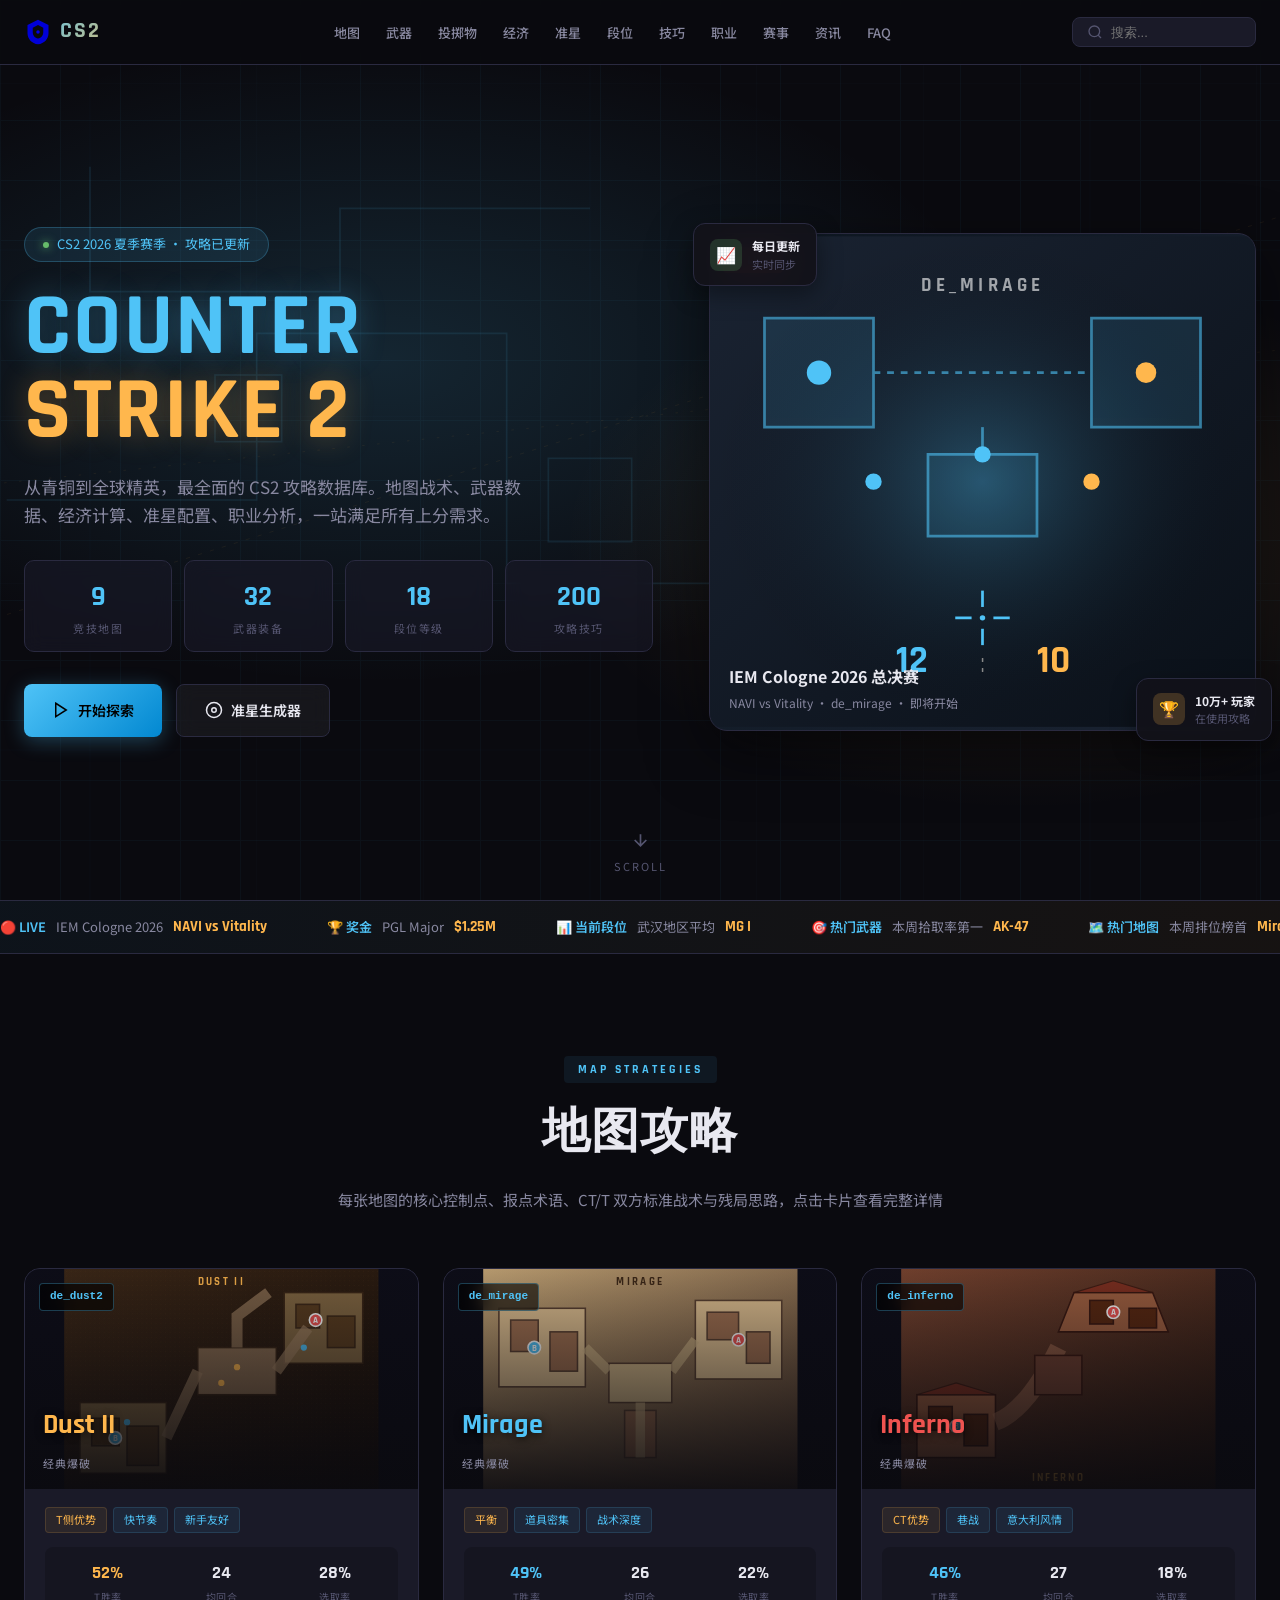
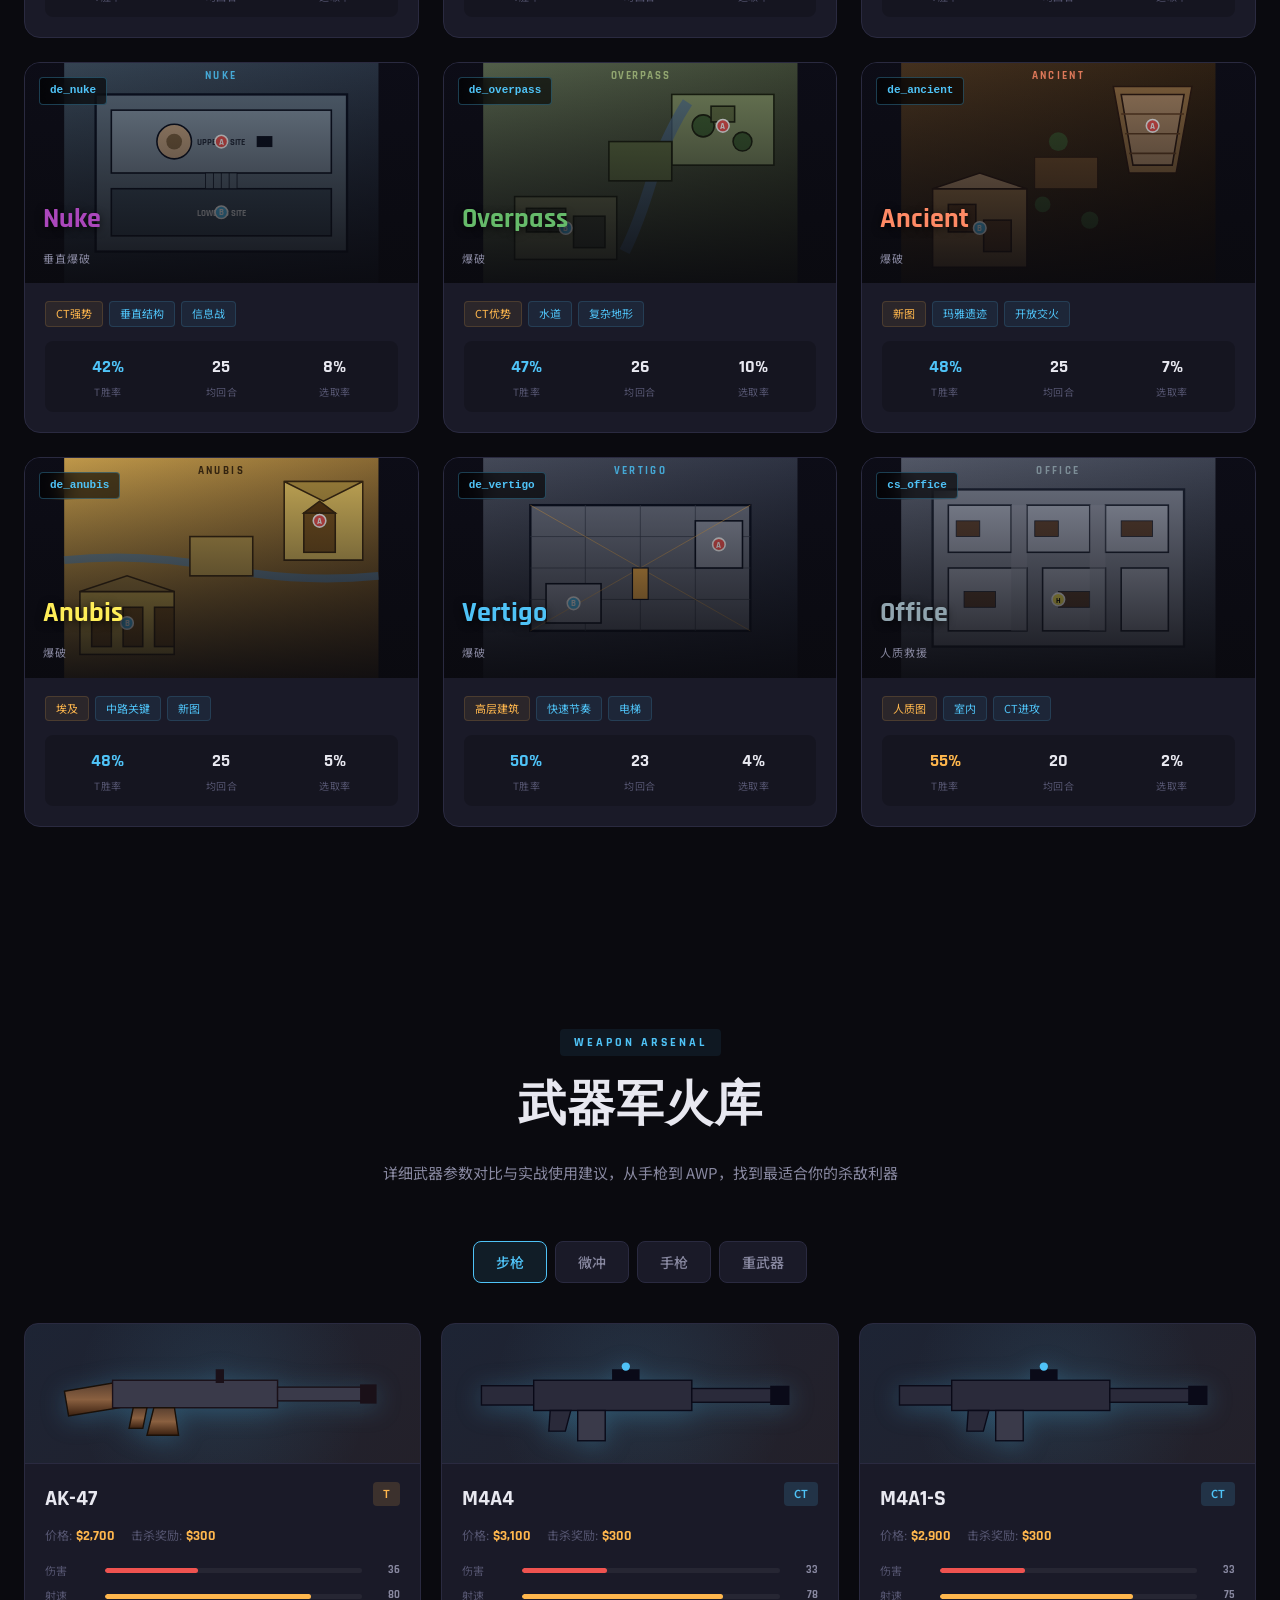
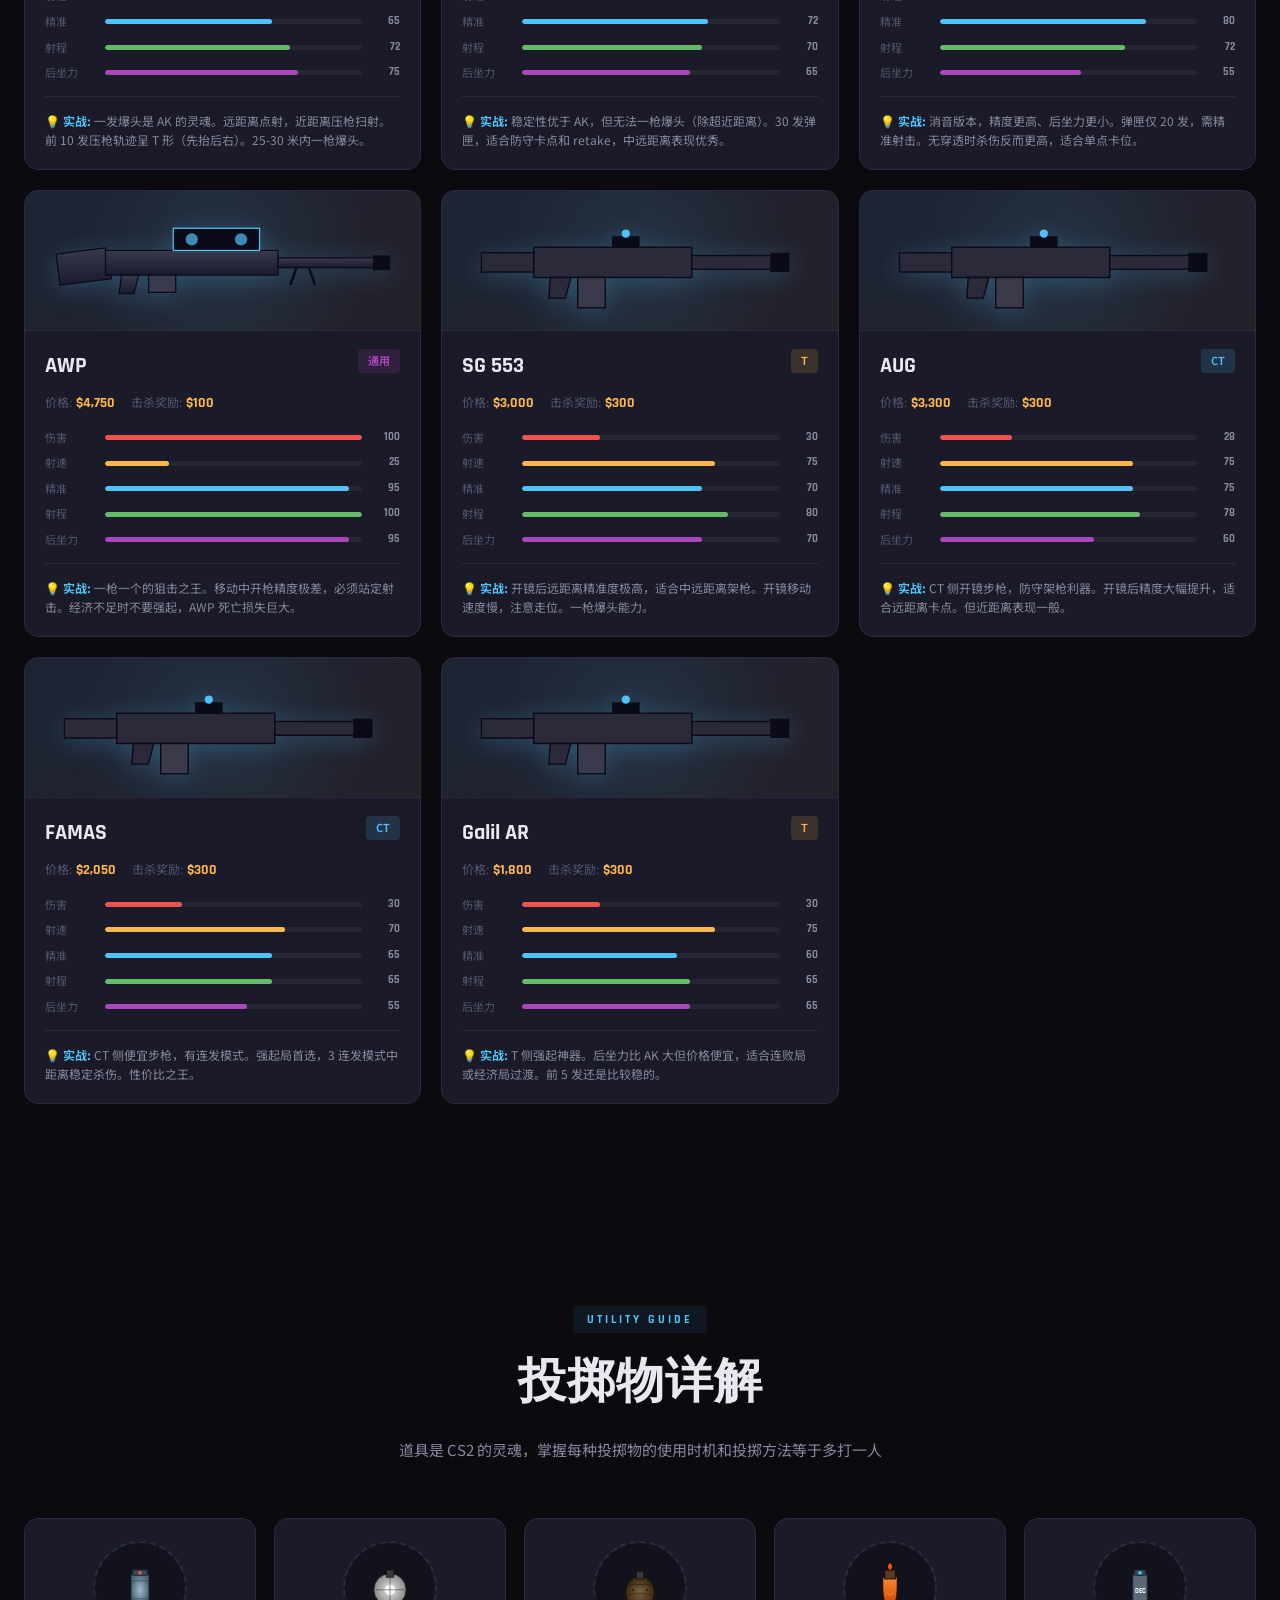
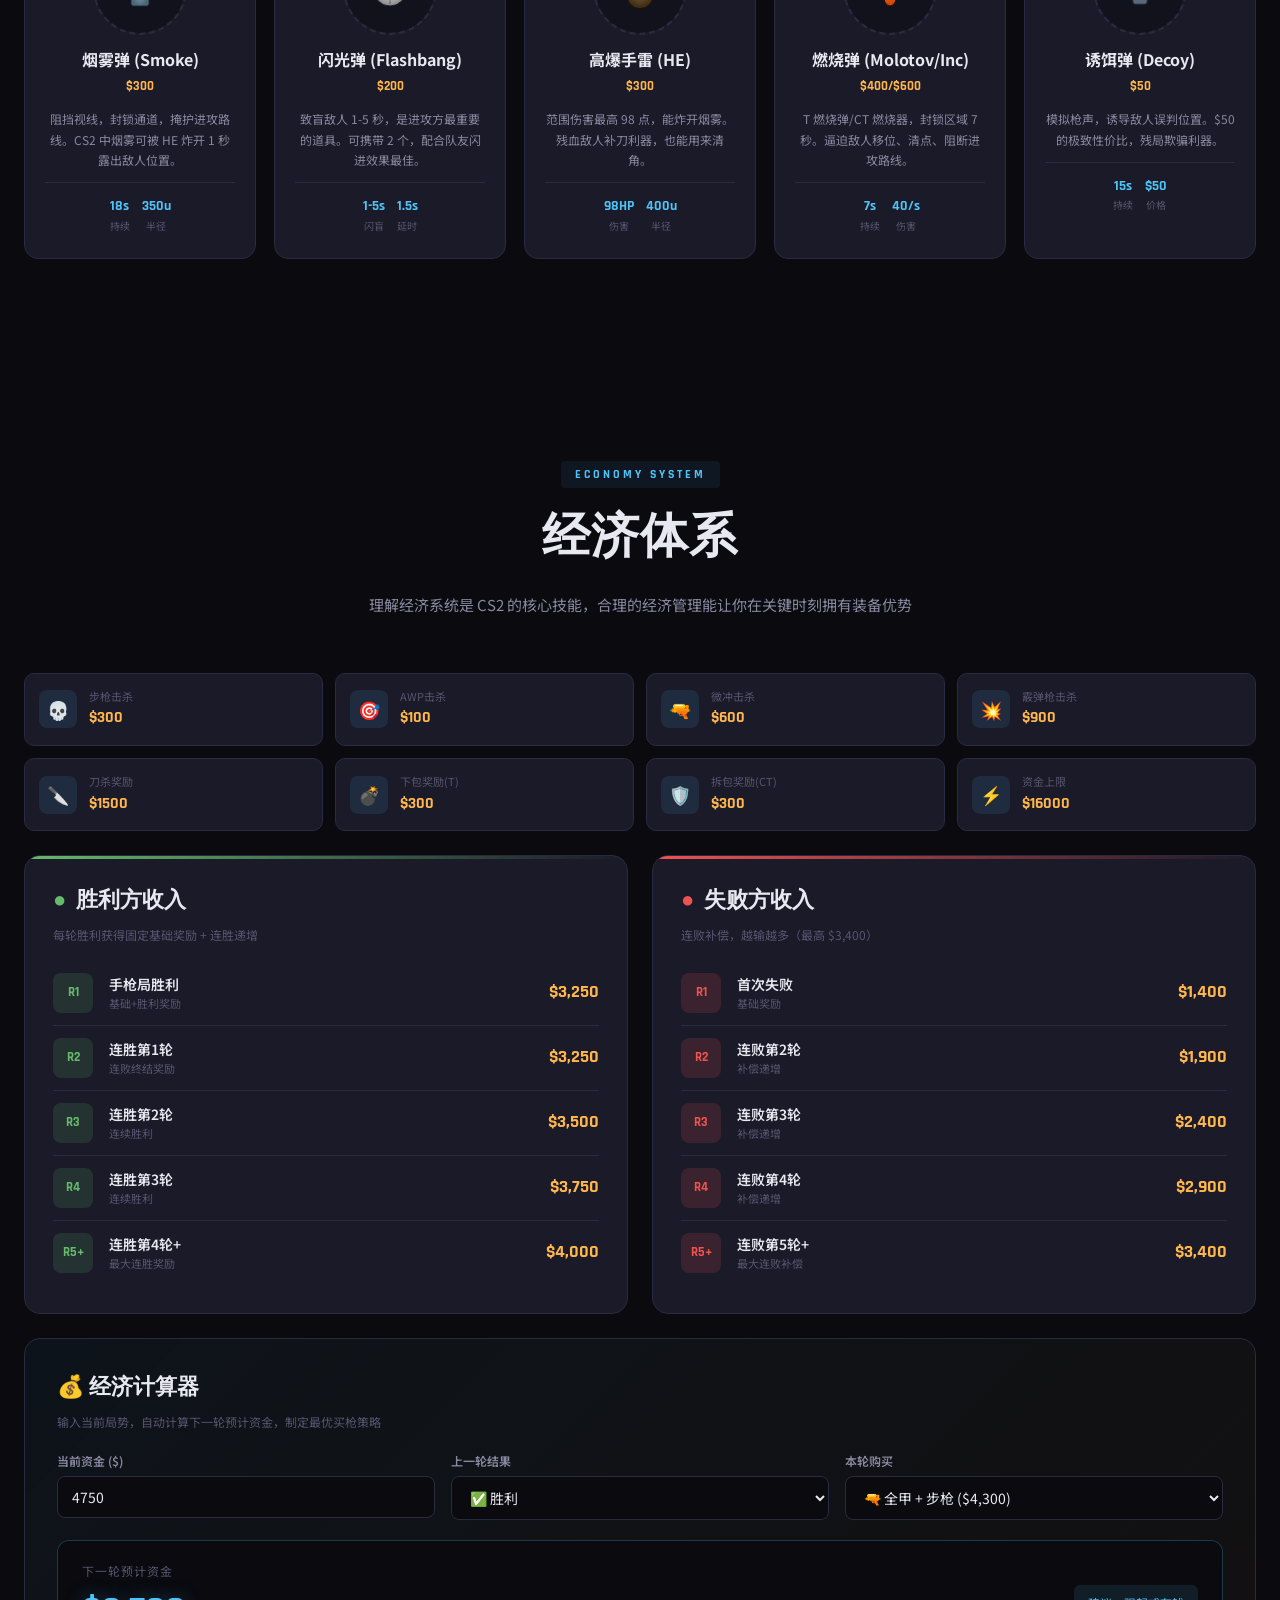
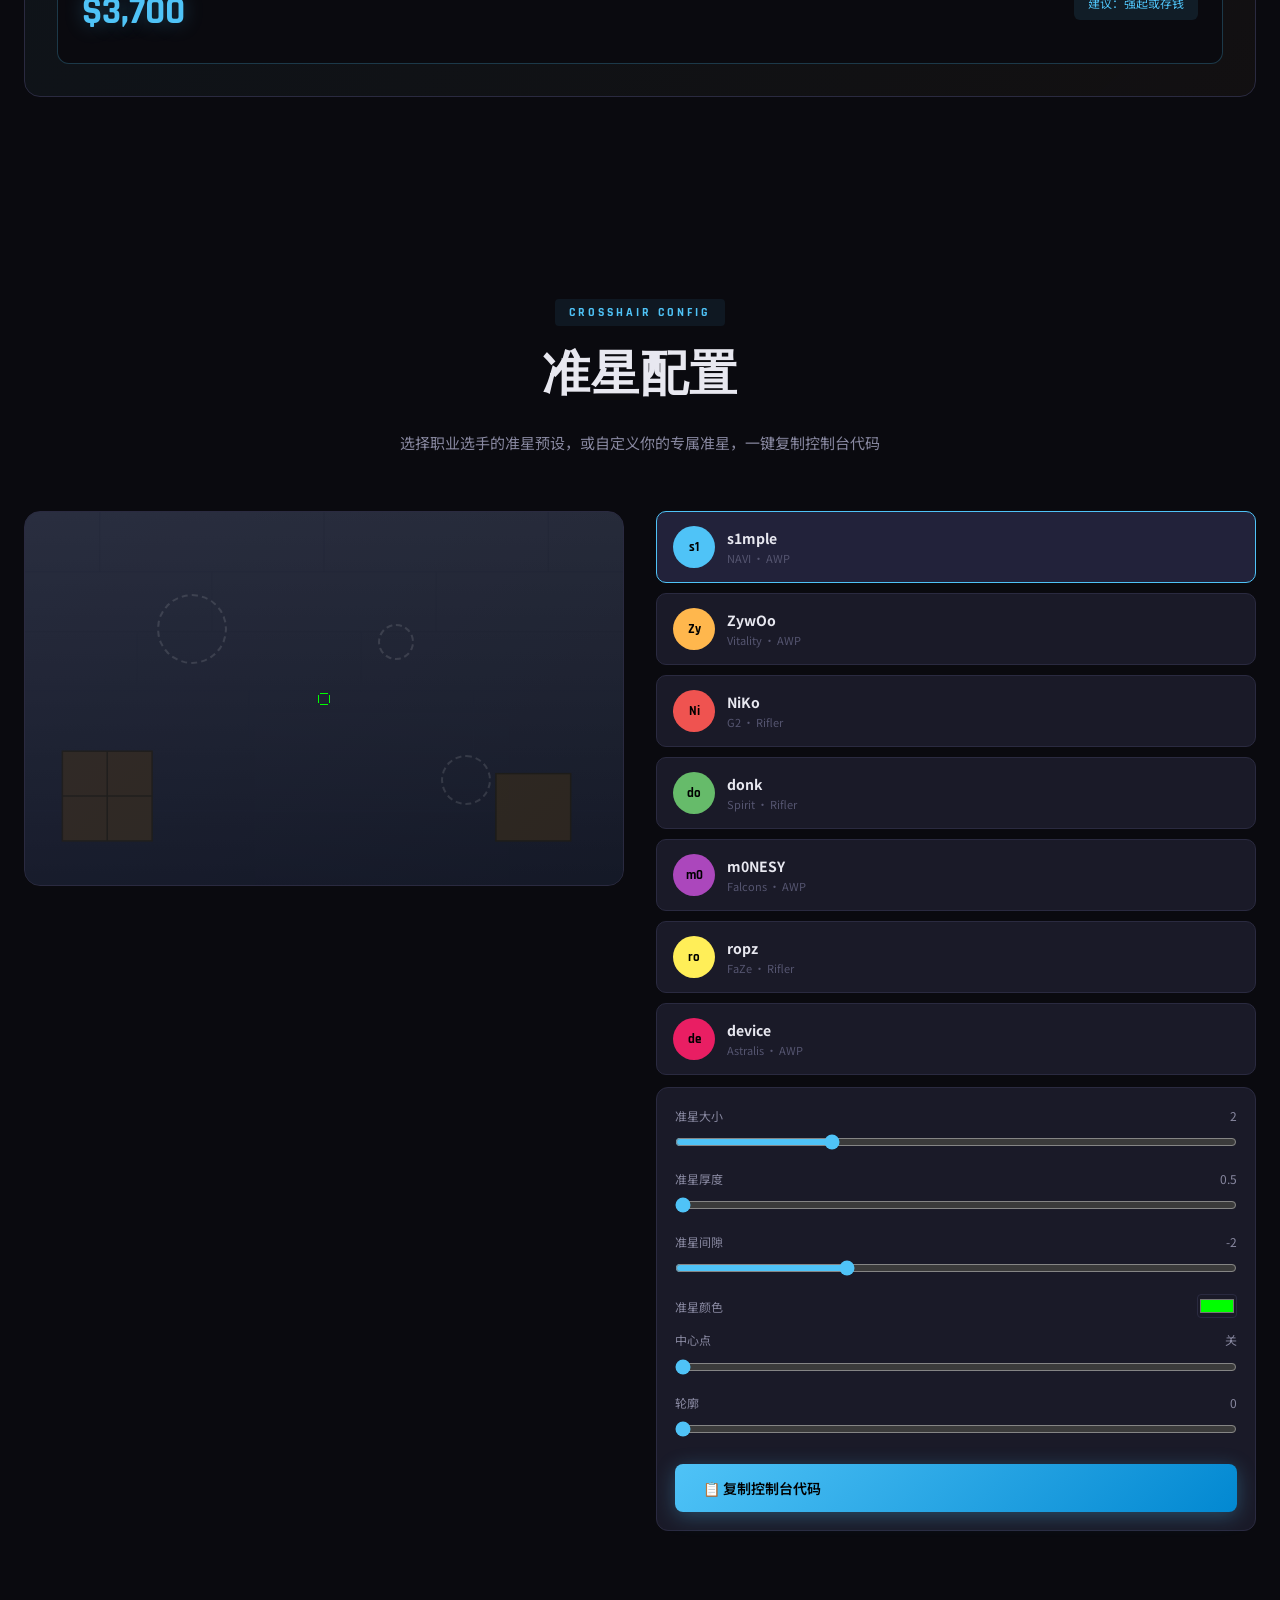
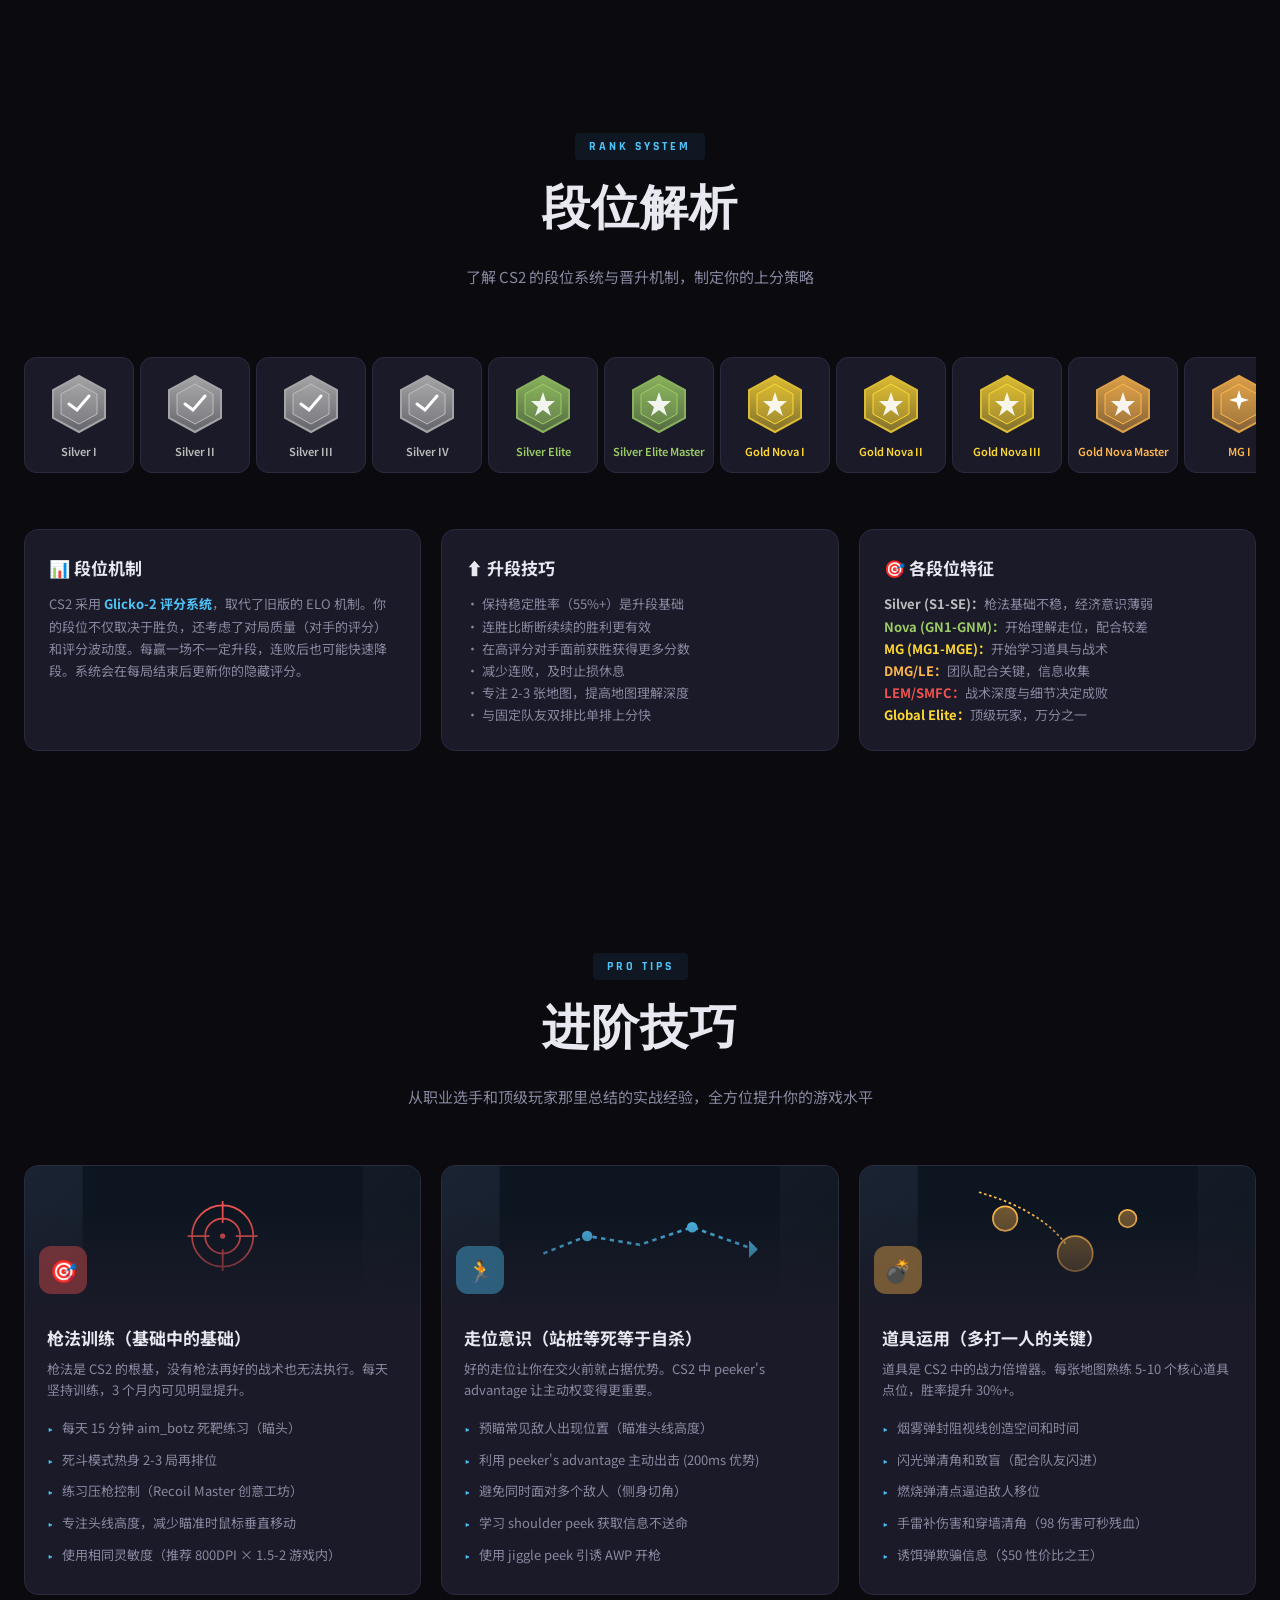
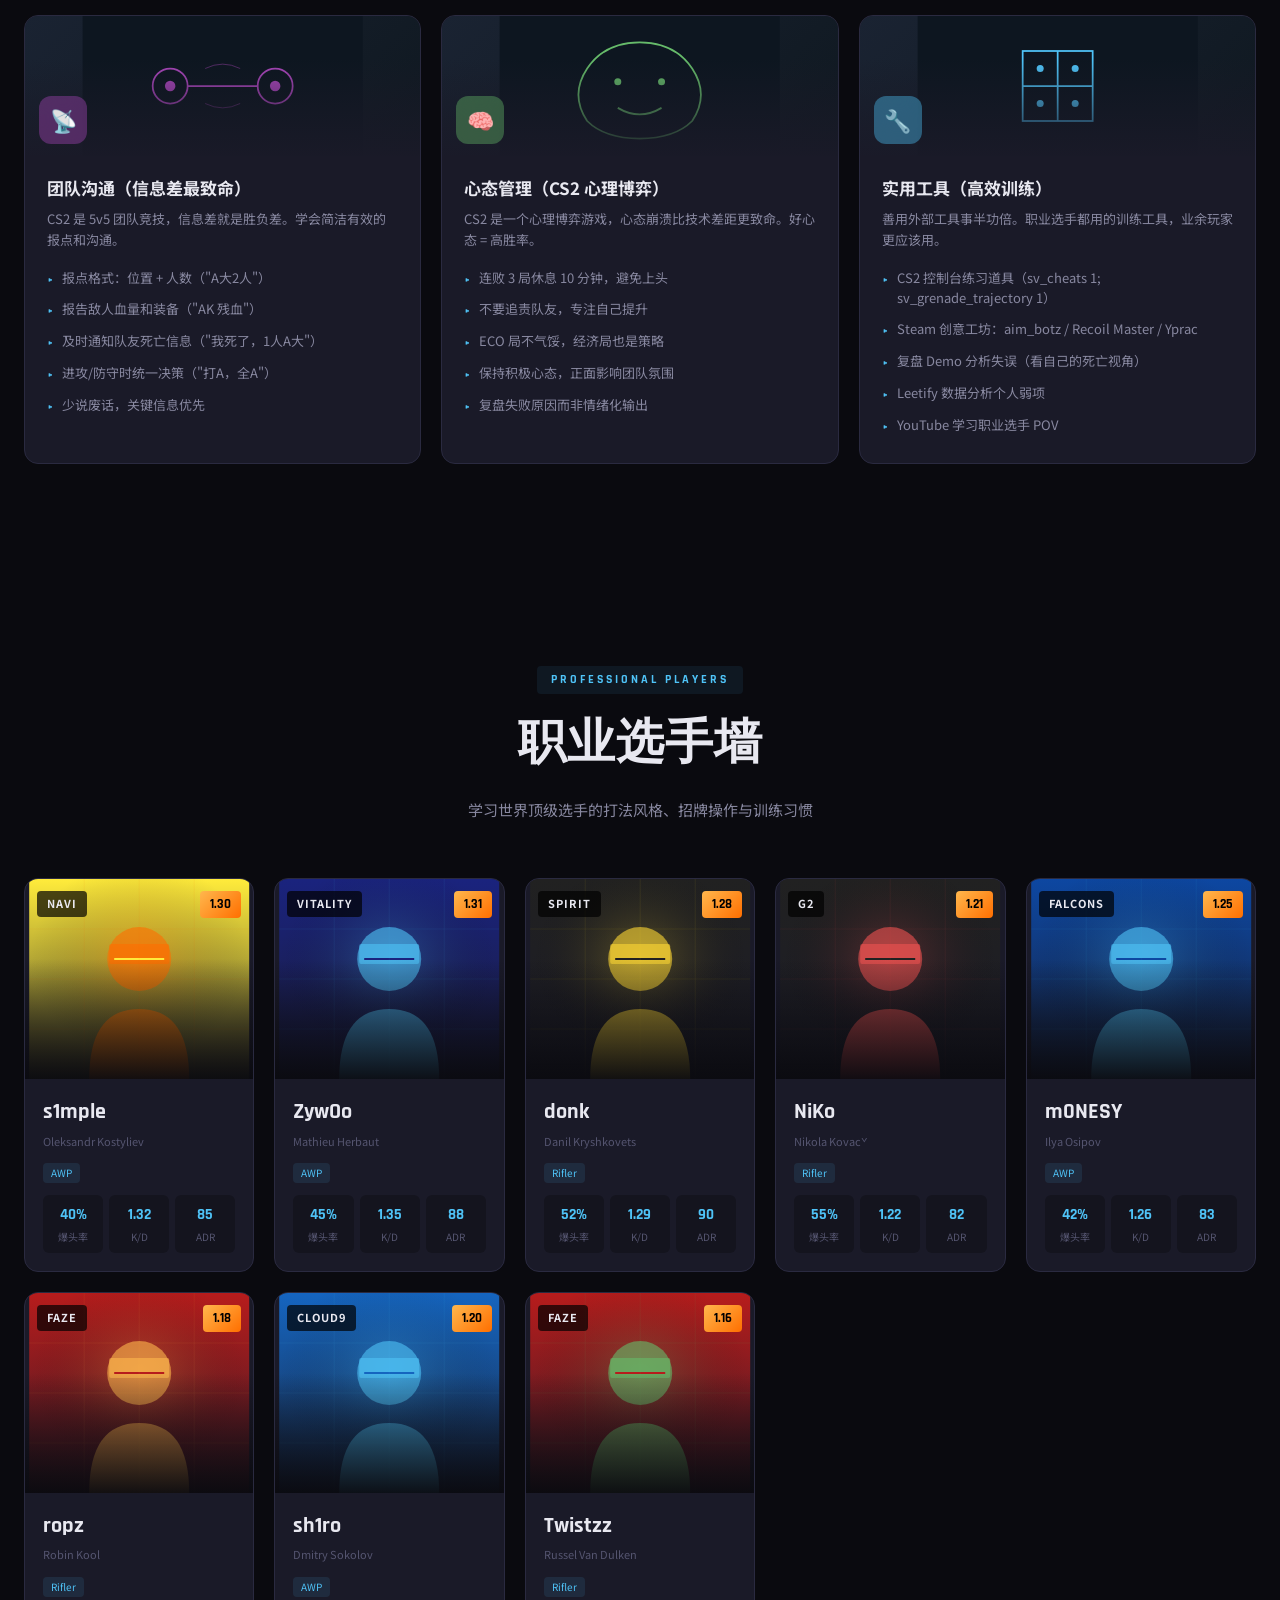
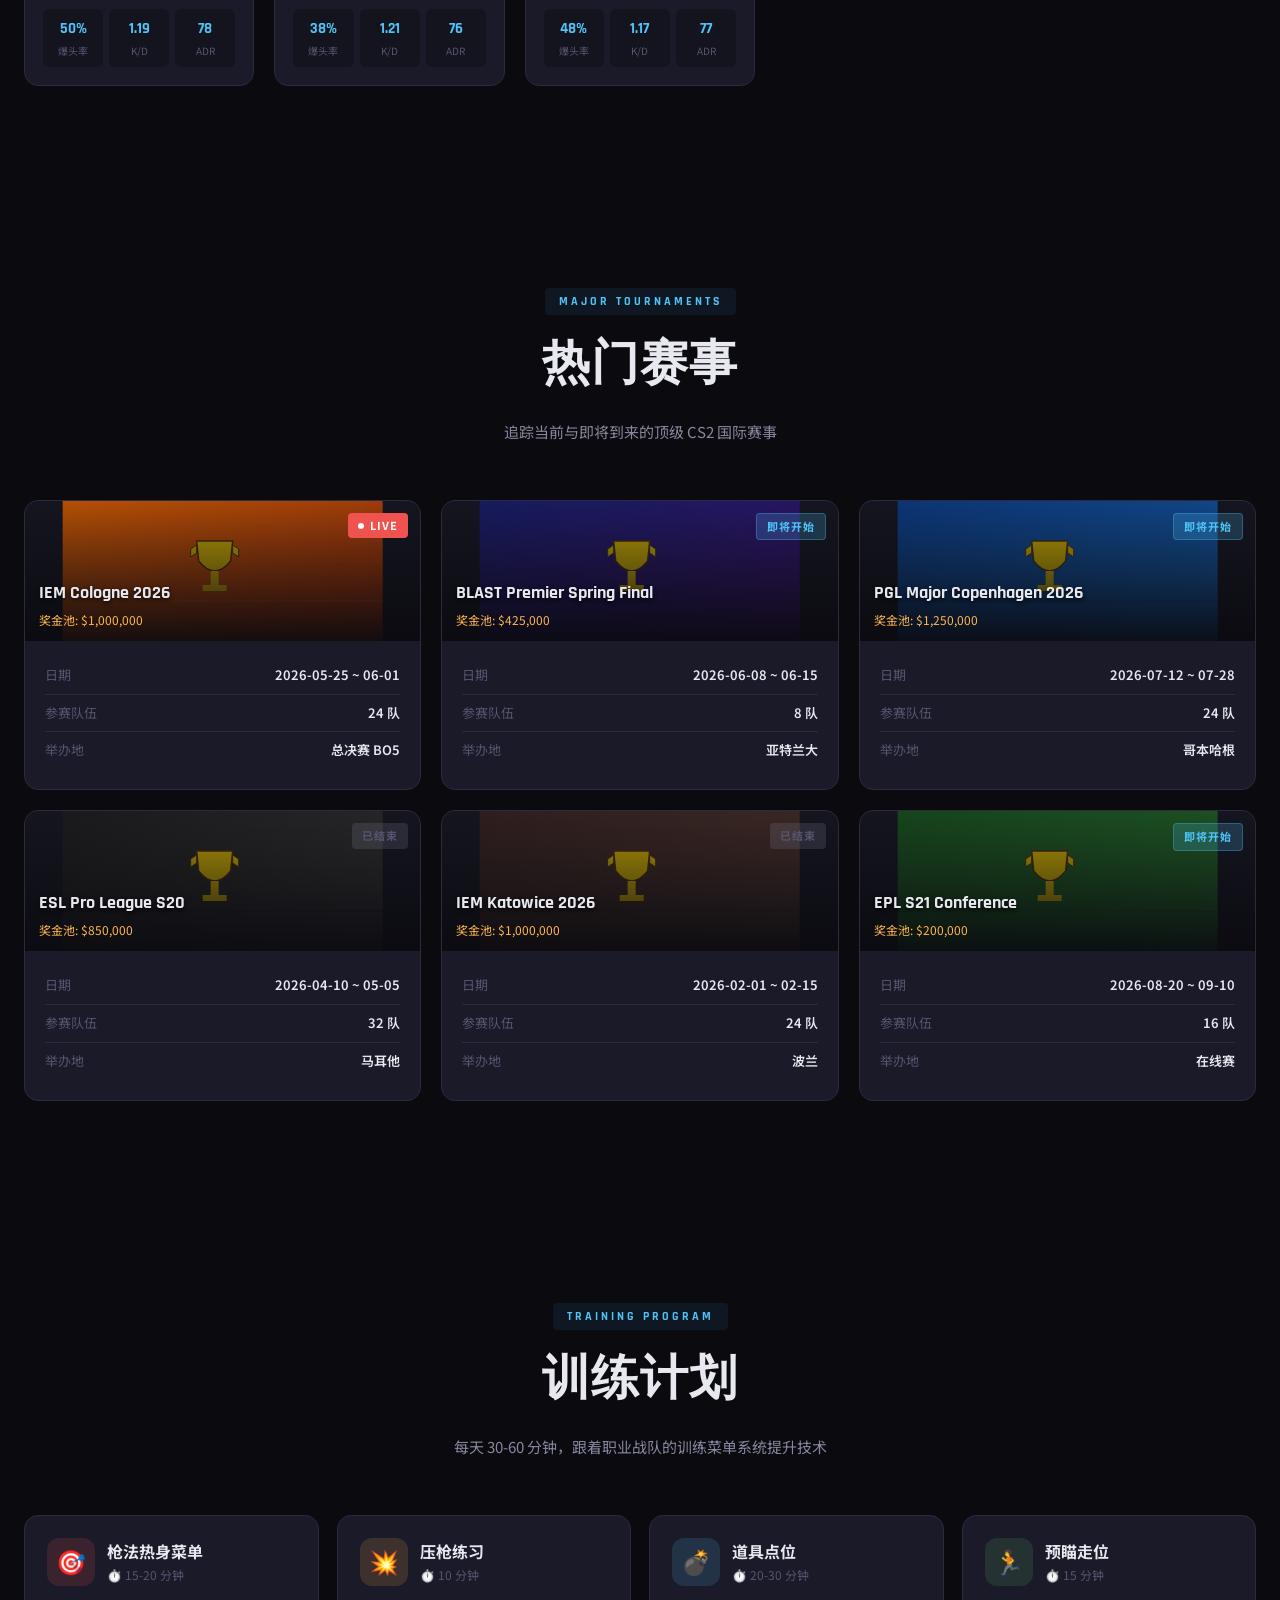
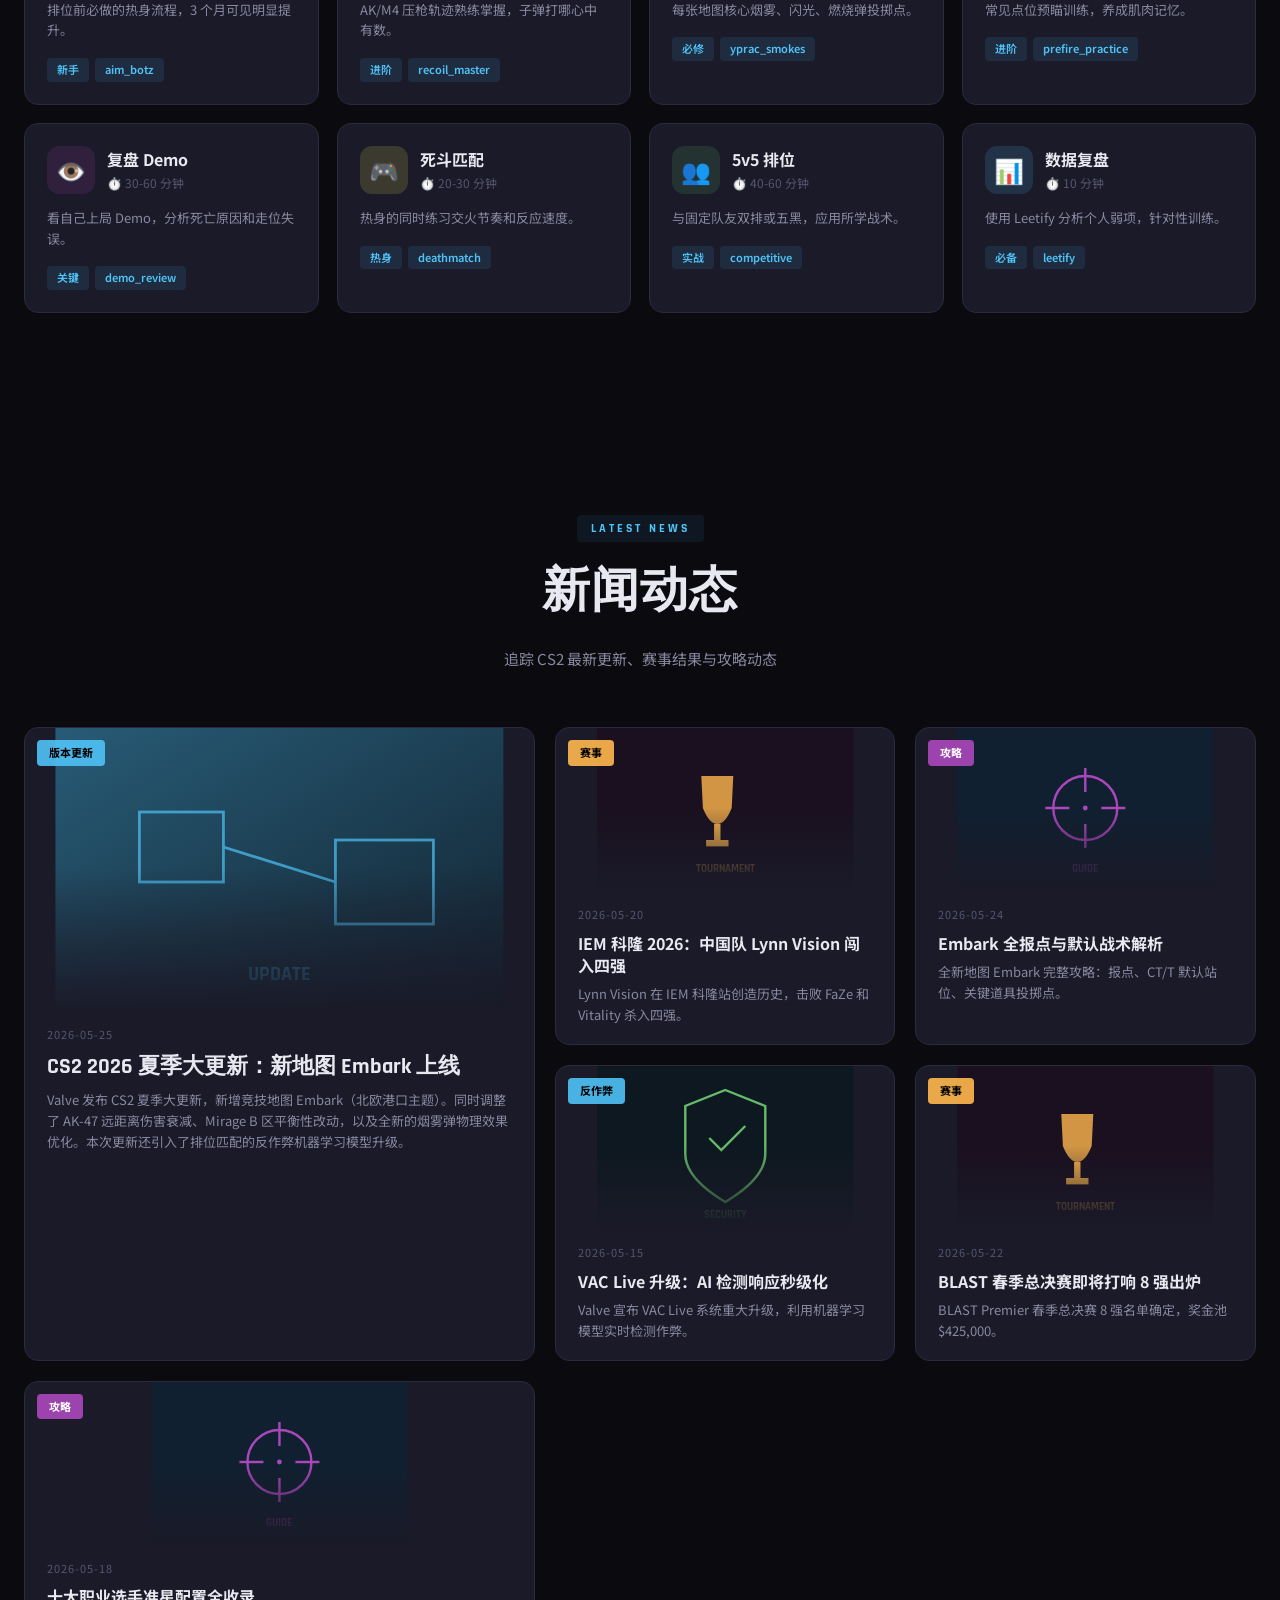
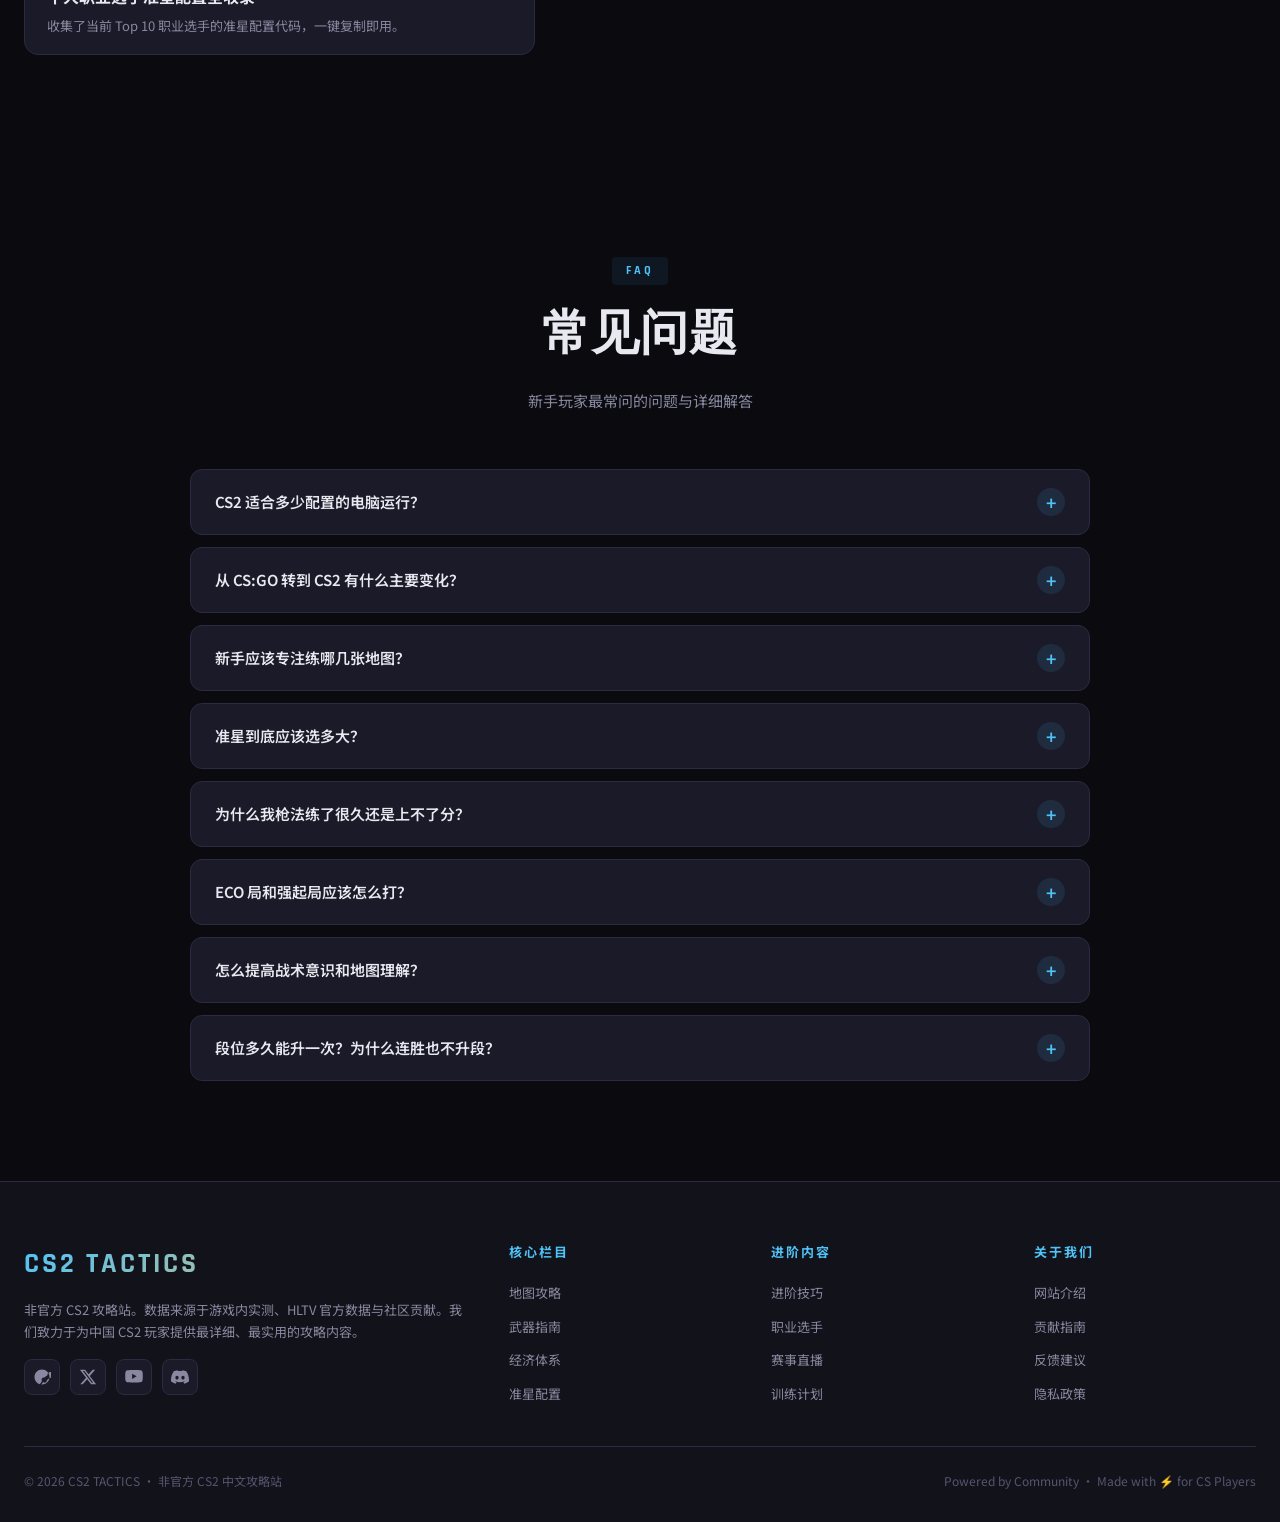
<file: cs2-tactics.html>
<!DOCTYPE html>
<html lang="zh-CN">
<head>
<meta charset="UTF-8">
<meta name="viewport" content="width=device-width, initial-scale=1.0">
<title>CS2 TACTICS — 反恐精英2 终极攻略站</title>
<link rel="stylesheet" href="styles.css">
</head>
<body>

<nav class="nav" id="nav">
  <div class="nav-inner">
    <a href="#" class="nav-logo">
      <svg viewBox="0 0 32 32" fill="none">
        <path d="M16 2L4 8v9c0 7 5 12 12 13 7-1 12-6 12-13V8L16 2z" fill="currentColor" opacity="0.9"/>
        <path d="M16 8l-6 3v5c0 4 2.5 7 6 7.5 3.5-.5 6-3.5 6-7.5v-5l-6-3z" fill="#0a0a0f"/>
        <circle cx="16" cy="16" r="2" fill="currentColor"/>
      </svg>
      CS2<span style="font-size:11px;letter-spacing:1px;opacity:.7"> TACTICS</span>
    </a>
    <ul class="nav-links">
      <li><a href="#maps">地图</a></li>
      <li><a href="#weapons">武器</a></li>
      <li><a href="#grenades">投掷物</a></li>
      <li><a href="#economy">经济</a></li>
      <li><a href="#crosshair">准星</a></li>
      <li><a href="#ranks">段位</a></li>
      <li><a href="#tips">技巧</a></li>
      <li><a href="#pros">职业</a></li>
      <li><a href="#tournaments">赛事</a></li>
      <li><a href="#news">资讯</a></li>
      <li><a href="#faq">FAQ</a></li>
    </ul>
    <div class="nav-search">
      <svg viewBox="0 0 24 24" fill="none" stroke="currentColor" stroke-width="2"><circle cx="11" cy="11" r="8"/><path d="M21 21l-4.35-4.35"/></svg>
      <input type="text" placeholder="搜索..." id="searchInput">
    </div>
    <button class="mobile-toggle" onclick="toggleMobileNav()">
      <svg width="24" height="24" viewBox="0 0 24 24" fill="none" stroke="currentColor" stroke-width="2"><path d="M3 12h18M3 6h18M3 18h18"/></svg>
    </button>
  </div>
</nav>

<section class="hero" id="hero">
  <div class="hero-bg">
    <svg viewBox="0 0 1920 1080" preserveAspectRatio="xMidYMid slice">
      <defs>
        <pattern id="dustPat" x="0" y="0" width="200" height="200" patternUnits="userSpaceOnUse">
          <path d="M0 100 L200 100 M100 0 L100 200" stroke="#4fc3f7" stroke-width="0.3" opacity="0.3"/>
        </pattern>
      </defs>
      <rect width="100%" height="100%" fill="url(#dustPat)"/>
      <g opacity="0.4" stroke="#4fc3f7" stroke-width="2" fill="none">
        <path d="M200 600 L500 600 L500 400 L800 400 L800 700 L1100 700 L1100 500 L1400 500"/>
        <path d="M300 200 L300 350 L600 350 L600 250 L900 250"/>
        <rect x="450" y="450" width="80" height="80"/>
        <rect x="850" y="550" width="100" height="100"/>
      </g>
      <g stroke="#ffb74d" stroke-width="1" opacity="0.3">
        <line x1="0" y1="800" x2="1920" y2="200" stroke-dasharray="5,10"/>
        <line x1="0" y1="600" x2="1920" y2="400" stroke-dasharray="3,15"/>
      </g>
    </svg>
  </div>
  <div class="hero-grid"></div>
  <div class="hero-particles" id="particles" style="position:absolute;inset:0;pointer-events:none"></div>
  <div class="hero-content">
    <div class="hero-left">
      <div class="hero-badge"><span class="dot"></span>CS2 2026 夏季赛季 · 攻略已更新</div>
      <h1 class="hero-title"><span class="ct">COUNTER</span><br><span class="t">STRIKE 2</span></h1>
      <p class="hero-sub">从青铜到全球精英，最全面的 CS2 攻略数据库。地图战术、武器数据、经济计算、准星配置、职业分析，一站满足所有上分需求。</p>
      <div class="hero-stats">
        <div class="hero-stat"><div class="hero-stat-num" data-count="9">0</div><div class="hero-stat-label">竞技地图</div></div>
        <div class="hero-stat"><div class="hero-stat-num" data-count="32">0</div><div class="hero-stat-label">武器装备</div></div>
        <div class="hero-stat"><div class="hero-stat-num" data-count="18">0</div><div class="hero-stat-label">段位等级</div></div>
        <div class="hero-stat"><div class="hero-stat-num" data-count="200">0</div><div class="hero-stat-label">攻略技巧</div></div>
      </div>
      <div class="hero-actions">
        <a href="#maps" class="btn btn-primary">
          <svg width="18" height="18" viewBox="0 0 24 24" fill="none" stroke="currentColor" stroke-width="2"><polygon points="5 3 19 12 5 21 5 3"/></svg>
          开始探索
        </a>
        <a href="#crosshair" class="btn btn-secondary">
          <svg width="18" height="18" viewBox="0 0 24 24" fill="none" stroke="currentColor" stroke-width="2"><circle cx="12" cy="12" r="10"/><circle cx="12" cy="12" r="3"/></svg>
          准星生成器
        </a>
      </div>
    </div>
    <div class="hero-right">
      <div class="hero-vis" id="heroVis"></div>
      <div class="hero-vis-tag">LIVE</div>
      <div class="hero-vis-info">
        <div class="hero-vis-info-title">IEM Cologne 2026 总决赛</div>
        <div class="hero-vis-info-text">NAVI vs Vitality · de_mirage · 即将开始</div>
      </div>
      <div class="hero-floating tl">
        <div class="icon" style="background:rgba(102,187,106,.2);color:var(--accent-green)">📈</div>
        <div><div style="font-weight:700">每日更新</div><div style="color:var(--text-muted);font-size:11px">实时同步</div></div>
      </div>
      <div class="hero-floating br">
        <div class="icon" style="background:rgba(255,183,77,.2);color:var(--accent-t)">🏆</div>
        <div><div style="font-weight:700">10万+ 玩家</div><div style="color:var(--text-muted);font-size:11px">在使用攻略</div></div>
      </div>
    </div>
  </div>
  <div class="hero-scroll">
    <svg width="20" height="20" viewBox="0 0 24 24" fill="none" stroke="currentColor" stroke-width="2"><path d="M12 5v14M19 12l-7 7-7-7"/></svg>
    SCROLL
  </div>
</section>

<div class="ticker"><div class="ticker-inner" id="ticker"></div></div>

<section class="section" id="maps">
  <div class="section-header fade-in">
    <div class="section-tag">MAP STRATEGIES</div>
    <h2 class="section-title">地图攻略</h2>
    <p class="section-desc">每张地图的核心控制点、报点术语、CT/T 双方标准战术与残局思路，点击卡片查看完整详情</p>
  </div>
  <div class="maps-grid" id="mapsGrid"></div>
</section>

<section class="section" id="weapons">
  <div class="section-header fade-in">
    <div class="section-tag">WEAPON ARSENAL</div>
    <h2 class="section-title">武器军火库</h2>
    <p class="section-desc">详细武器参数对比与实战使用建议，从手枪到 AWP，找到最适合你的杀敌利器</p>
  </div>
  <div class="weapon-tabs" id="weaponTabs"></div>
  <div class="weapons-grid" id="weaponsGrid"></div>
</section>

<section class="section" id="grenades">
  <div class="section-header fade-in">
    <div class="section-tag">UTILITY GUIDE</div>
    <h2 class="section-title">投掷物详解</h2>
    <p class="section-desc">道具是 CS2 的灵魂，掌握每种投掷物的使用时机和投掷方法等于多打一人</p>
  </div>
  <div class="grenades-grid" id="grenadesGrid"></div>
</section>

<section class="section" id="economy">
  <div class="section-header fade-in">
    <div class="section-tag">ECONOMY SYSTEM</div>
    <h2 class="section-title">经济体系</h2>
    <p class="section-desc">理解经济系统是 CS2 的核心技能，合理的经济管理能让你在关键时刻拥有装备优势</p>
  </div>
  <div class="econ-bonus fade-in" id="econBonus"></div>
  <div class="econ-container">
    <div class="econ-panel win fade-in">
      <div class="econ-panel-title"><span style="color:var(--accent-green)">●</span> 胜利方收入</div>
      <div class="econ-panel-sub">每轮胜利获得固定基础奖励 + 连胜递增</div>
      <div id="econWin"></div>
    </div>
    <div class="econ-panel lose fade-in">
      <div class="econ-panel-title"><span style="color:var(--accent-red)">●</span> 失败方收入</div>
      <div class="econ-panel-sub">连败补偿，越输越多（最高 $3,400）</div>
      <div id="econLose"></div>
    </div>
  </div>
  <div class="econ-calc fade-in">
    <div class="econ-calc-title">💰 经济计算器</div>
    <div class="econ-calc-sub">输入当前局势，自动计算下一轮预计资金，制定最优买枪策略</div>
    <div class="econ-calc-grid">
      <div class="econ-calc-row">
        <label class="econ-calc-label">当前资金 ($)</label>
        <input type="number" class="econ-calc-input" id="econMoney" value="4750" min="0" max="16000">
      </div>
      <div class="econ-calc-row">
        <label class="econ-calc-label">上一轮结果</label>
        <select class="econ-calc-select" id="econResult">
          <option value="win">✅ 胜利</option>
          <option value="lose1">❌ 失败 (第1轮)</option>
          <option value="lose2">❌ 连败 (第2轮)</option>
          <option value="lose3">❌ 连败 (第3轮)</option>
          <option value="lose4">❌ 连败 (第4轮+)</option>
        </select>
      </div>
      <div class="econ-calc-row">
        <label class="econ-calc-label">本轮购买</label>
        <select class="econ-calc-select" id="econBuy">
          <option value="full">🔫 全甲 + 步枪 ($4,300)</option>
          <option value="fullawp">🎯 全甲 + AWP ($6,200)</option>
          <option value="eco">💰 ECO 局 ($300)</option>
          <option value="force">⚡ 强起 (甲+微冲) ($2,200)</option>
          <option value="none">🚫 不购买</option>
        </select>
      </div>
    </div>
    <div class="econ-calc-result">
      <div>
        <div class="econ-calc-result-label">下一轮预计资金</div>
        <div class="econ-calc-result-val" id="econResultVal">$4,750</div>
      </div>
      <div class="econ-calc-strategy" id="econStrategy">建议：可以全装备购买</div>
    </div>
  </div>
</section>

<section class="section" id="crosshair">
  <div class="section-header fade-in">
    <div class="section-tag">CROSSHAIR CONFIG</div>
    <h2 class="section-title">准星配置</h2>
    <p class="section-desc">选择职业选手的准星预设，或自定义你的专属准星，一键复制控制台代码</p>
  </div>
  <div class="crosshair-section">
    <div class="crosshair-preview fade-in">
      <svg class="crosshair-bg-svg" viewBox="0 0 800 500" preserveAspectRatio="xMidYMid slice">
        <defs><linearGradient id="wallG" x1="0%" y1="0%" x2="0%" y2="100%"><stop offset="0%" stop-color="#3a3a4e"/><stop offset="100%" stop-color="#1a1a2e"/></linearGradient></defs>
        <rect width="800" height="500" fill="url(#wallG)"/>
        <g stroke="#2a2a40" stroke-width="1" opacity="0.6">
          <path d="M0 80 L800 80 M0 160 L800 160 M0 240 L800 240 M0 320 L800 320 M0 400 L800 400"/>
          <path d="M100 0 L100 80 M250 80 L250 160 M400 0 L400 80 M550 80 L550 160 M700 0 L700 80"/>
          <path d="M150 160 L150 240 M300 240 L300 320 M450 160 L450 240 M600 240 L600 320"/>
        </g>
        <g fill="#4a3520" stroke="#2a1f10" stroke-width="2">
          <rect x="50" y="320" width="120" height="120"/>
          <line x1="50" y1="380" x2="170" y2="380"/>
          <line x1="110" y1="320" x2="110" y2="440"/>
          <rect x="630" y="350" width="100" height="90"/>
        </g>
      </svg>
      <div class="crosshair-target t1"></div>
      <div class="crosshair-target t2"></div>
      <div class="crosshair-target t3"></div>
      <div class="crosshair-dot" id="crosshairDisplay"></div>
    </div>
    <div>
      <div class="crosshair-config" id="crosshairPresets"></div>
      <div class="crosshair-controls fade-in">
        <div class="crosshair-control"><label><span>准星大小</span><span id="sizeVal">2</span></label><input type="range" min="0.5" max="6" step="0.5" value="2" id="chSize" oninput="updateCrosshair()"></div>
        <div class="crosshair-control"><label><span>准星厚度</span><span id="thickVal">1</span></label><input type="range" min="0.5" max="4" step="0.5" value="1" id="chThick" oninput="updateCrosshair()"></div>
        <div class="crosshair-control"><label><span>准星间隙</span><span id="gapVal">0</span></label><input type="range" min="-5" max="5" step="0.5" value="0" id="chGap" oninput="updateCrosshair()"></div>
        <div class="crosshair-control"><label><span>准星颜色</span><input type="color" value="#00ff00" id="chColor" oninput="updateCrosshair()"></label></div>
        <div class="crosshair-control"><label><span>中心点</span><span id="dotVal">关</span></label><input type="range" min="0" max="1" step="1" value="0" id="chDot" oninput="updateCrosshair()"></div>
        <div class="crosshair-control"><label><span>轮廓</span><span id="outlineVal">0</span></label><input type="range" min="0" max="2" step="0.5" value="0" id="chOutline" oninput="updateCrosshair()"></div>
        <button class="btn btn-primary" style="width:100%;margin-top:8px" onclick="copyCrosshairCode()">📋 复制控制台代码</button>
      </div>
    </div>
  </div>
</section>

<section class="section" id="ranks">
  <div class="section-header fade-in">
    <div class="section-tag">RANK SYSTEM</div>
    <h2 class="section-title">段位解析</h2>
    <p class="section-desc">了解 CS2 的段位系统与晋升机制，制定你的上分策略</p>
  </div>
  <div class="ranks-track fade-in" id="ranksTrack"></div>
  <div class="ranks-info fade-in">
    <div class="rank-info-card">
      <div class="rank-info-title">📊 段位机制</div>
      <div class="rank-info-text">CS2 采用 <strong style="color:var(--accent-ct)">Glicko-2 评分系统</strong>，取代了旧版的 ELO 机制。你的段位不仅取决于胜负，还考虑了对局质量（对手的评分）和评分波动度。每赢一场不一定升段，连败后也可能快速降段。系统会在每局结束后更新你的隐藏评分。</div>
    </div>
    <div class="rank-info-card">
      <div class="rank-info-title">⬆️ 升段技巧</div>
      <div class="rank-info-text">• 保持稳定胜率（55%+）是升段基础<br>• 连胜比断断续续的胜利更有效<br>• 在高评分对手面前获胜获得更多分数<br>• 减少连败，及时止损休息<br>• 专注 2-3 张地图，提高地图理解深度<br>• 与固定队友双排比单排上分快</div>
    </div>
    <div class="rank-info-card">
      <div class="rank-info-title">🎯 各段位特征</div>
      <div class="rank-info-text">
        <strong style="color:#bdbdbd">Silver (S1-SE)：</strong>枪法基础不稳，经济意识薄弱<br>
        <strong style="color:#9ccc65">Nova (GN1-GNM)：</strong>开始理解走位，配合较差<br>
        <strong style="color:#fdd835">MG (MG1-MGE)：</strong>开始学习道具与战术<br>
        <strong style="color:#ffb74d">DMG/LE：</strong>团队配合关键，信息收集<br>
        <strong style="color:#ef5350">LEM/SMFC：</strong>战术深度与细节决定成败<br>
        <strong style="color:#fdd835">Global Elite：</strong>顶级玩家，万分之一
      </div>
    </div>
  </div>
</section>

<section class="section" id="tips">
  <div class="section-header fade-in">
    <div class="section-tag">PRO TIPS</div>
    <h2 class="section-title">进阶技巧</h2>
    <p class="section-desc">从职业选手和顶级玩家那里总结的实战经验，全方位提升你的游戏水平</p>
  </div>
  <div class="tips-grid" id="tipsGrid"></div>
</section>

<section class="section" id="pros">
  <div class="section-header fade-in">
    <div class="section-tag">PROFESSIONAL PLAYERS</div>
    <h2 class="section-title">职业选手墙</h2>
    <p class="section-desc">学习世界顶级选手的打法风格、招牌操作与训练习惯</p>
  </div>
  <div class="pros-grid" id="prosGrid"></div>
</section>

<section class="section" id="tournaments">
  <div class="section-header fade-in">
    <div class="section-tag">MAJOR TOURNAMENTS</div>
    <h2 class="section-title">热门赛事</h2>
    <p class="section-desc">追踪当前与即将到来的顶级 CS2 国际赛事</p>
  </div>
  <div class="tour-list" id="tourList"></div>
</section>

<section class="section" id="training">
  <div class="section-header fade-in">
    <div class="section-tag">TRAINING PROGRAM</div>
    <h2 class="section-title">训练计划</h2>
    <p class="section-desc">每天 30-60 分钟，跟着职业战队的训练菜单系统提升技术</p>
  </div>
  <div class="training-grid" id="trainingGrid"></div>
</section>

<section class="section" id="news">
  <div class="section-header fade-in">
    <div class="section-tag">LATEST NEWS</div>
    <h2 class="section-title">新闻动态</h2>
    <p class="section-desc">追踪 CS2 最新更新、赛事结果与攻略动态</p>
  </div>
  <div class="news-grid" id="newsGrid"></div>
</section>

<section class="section" id="faq">
  <div class="section-header fade-in">
    <div class="section-tag">FAQ</div>
    <h2 class="section-title">常见问题</h2>
    <p class="section-desc">新手玩家最常问的问题与详细解答</p>
  </div>
  <div class="faq-list fade-in" id="faqList"></div>
</section>

<footer class="footer">
  <div class="footer-inner">
    <div class="footer-grid">
      <div class="footer-col">
        <div class="footer-logo">CS2 TACTICS</div>
        <div class="footer-text">非官方 CS2 攻略站。数据来源于游戏内实测、HLTV 官方数据与社区贡献。我们致力于为中国 CS2 玩家提供最详细、最实用的攻略内容。</div>
        <div class="footer-social">
          <a href="#" title="Steam"><svg width="18" height="18" viewBox="0 0 24 24" fill="currentColor"><path d="M12 2C6.5 2 2 6.5 2 12c0 4.5 3 8.3 7.1 9.6l3-4.3c-.5-.5-.7-1.1-.7-1.8 0-1.7 1.3-3 3-3 .2 0 .4 0 .6.1l4.3-3.1c0-.1-.1-.2-.1-.3 0-2.2 1.8-4 4-4s4 1.8 4 4-1.8 4-4 4c-.2 0-.4 0-.6-.1l-4.3 3.1c.1.1.1.2.1.3 0 1.7-1.3 3-3 3-.7 0-1.4-.3-1.9-.8l-2.4 3.4C8.3 21.7 10.1 22 12 22c5.5 0 10-4.5 10-10S17.5 2 12 2z"/></svg></a>
          <a href="#" title="Twitter"><svg width="18" height="18" viewBox="0 0 24 24" fill="currentColor"><path d="M18.244 2.25h3.308l-7.227 8.26 8.502 11.24H16.17l-5.214-6.817L4.99 21.75H1.68l7.73-8.835L1.254 2.25H8.08l4.713 6.231zm-1.161 17.52h1.833L7.084 4.126H5.117z"/></svg></a>
          <a href="#" title="YouTube"><svg width="18" height="18" viewBox="0 0 24 24" fill="currentColor"><path d="M23.5 6.2s-.2-1.6-.9-2.3c-.9-1-1.9-1-2.4-1C16.6 2.6 12 2.6 12 2.6s-4.6 0-8.2.3c-.5.1-1.5.1-2.4 1-.7.7-.9 2.3-.9 2.3S.3 8.1.3 10v1.9c0 1.9.2 3.8.2 3.8s.2 1.6.9 2.3c.9 1 2.1.9 2.6 1 1.9.2 8 .3 8 .3s4.6 0 8.2-.3c.5-.1 1.5-.1 2.4-1 .7-.7.9-2.3.9-2.3s.2-1.9.2-3.8V10c0-1.9-.2-3.8-.2-3.8zM9.5 14.6V7.5l6 3.6-6 3.5z"/></svg></a>
          <a href="#" title="Discord"><svg width="18" height="18" viewBox="0 0 24 24" fill="currentColor"><path d="M20.317 4.37a19.79 19.79 0 0 0-4.885-1.515.074.074 0 0 0-.079.037c-.21.375-.444.864-.608 1.25a18.27 18.27 0 0 0-5.487 0 12.64 12.64 0 0 0-.617-1.25.077.077 0 0 0-.079-.037A19.736 19.736 0 0 0 3.677 4.37a.07.07 0 0 0-.032.027C.533 9.046-.32 13.58.099 18.057a.082.082 0 0 0 .031.057 19.9 19.9 0 0 0 5.993 3.03.078.078 0 0 0 .084-.028 14.09 14.09 0 0 0 1.226-1.994.076.076 0 0 0-.041-.106 13.107 13.107 0 0 1-1.872-.892.077.077 0 0 1-.008-.128 10.2 10.2 0 0 0 .372-.292.074.074 0 0 1 .077-.01c3.928 1.793 8.18 1.793 12.062 0a.074.074 0 0 1 .078.01c.12.098.246.198.373.292a.077.077 0 0 1-.006.127 12.299 12.299 0 0 1-1.873.892.077.077 0 0 0-.041.107c.36.698.772 1.362 1.225 1.993a.076.076 0 0 0 .084.028 19.839 19.839 0 0 0 6.002-3.03.077.077 0 0 0 .032-.054c.5-5.177-.838-9.674-3.549-13.66a.061.061 0 0 0-.031-.03zM8.02 15.33c-1.183 0-2.157-1.085-2.157-2.419 0-1.333.956-2.419 2.157-2.419 1.21 0 2.176 1.096 2.157 2.42 0 1.333-.956 2.418-2.157 2.418zm7.975 0c-1.183 0-2.157-1.085-2.157-2.419 0-1.333.955-2.419 2.157-2.419 1.21 0 2.176 1.096 2.157 2.42 0 1.333-.946 2.418-2.157 2.418z"/></svg></a>
        </div>
      </div>
      <div class="footer-col">
        <h4>核心栏目</h4>
        <ul>
          <li><a href="#maps">地图攻略</a></li>
          <li><a href="#weapons">武器指南</a></li>
          <li><a href="#economy">经济体系</a></li>
          <li><a href="#crosshair">准星配置</a></li>
        </ul>
      </div>
      <div class="footer-col">
        <h4>进阶内容</h4>
        <ul>
          <li><a href="#tips">进阶技巧</a></li>
          <li><a href="#pros">职业选手</a></li>
          <li><a href="#tournaments">赛事直播</a></li>
          <li><a href="#training">训练计划</a></li>
        </ul>
      </div>
      <div class="footer-col">
        <h4>关于我们</h4>
        <ul>
          <li><a href="#">网站介绍</a></li>
          <li><a href="#">贡献指南</a></li>
          <li><a href="#">反馈建议</a></li>
          <li><a href="#">隐私政策</a></li>
        </ul>
      </div>
    </div>
    <div class="footer-bottom">
      <div>© 2026 CS2 TACTICS · 非官方 CS2 中文攻略站</div>
      <div>Powered by Community · Made with ⚡ for CS Players</div>
    </div>
  </div>
</footer>

<button class="back-top" id="backTop" onclick="window.scrollTo({top:0,behavior:'smooth'})">
  <svg width="20" height="20" viewBox="0 0 24 24" fill="none" stroke="currentColor" stroke-width="2"><path d="M12 19V5M5 12l7-7 7 7"/></svg>
</button>

<div class="modal-overlay" id="modalOverlay" onclick="closeModal(event)">
  <div class="modal">
    <button class="modal-close" onclick="closeModal({target:document.getElementById('modalOverlay')})">×</button>
    <div id="modalContent"></div>
  </div>
</div>

<div class="toast" id="toast"></div>

<script src="svg-assets.js"></script>
<script src="data.js"></script>
<script src="app.js"></script>
</body>
</html>
</file>
<file: styles.css>
@import url('https://fonts.googleapis.com/css2?family=Rajdhani:wght@400;500;600;700;800&family=Noto+Sans+SC:wght@300;400;500;700;900&display=swap');

:root {
  --bg-primary: #0a0a0f; --bg-secondary: #12121a; --bg-card: #1a1a28; --bg-card-hover: #22223a;
  --accent-ct: #4fc3f7; --accent-t: #ffb74d; --accent-red: #ef5350; --accent-green: #66bb6a;
  --accent-purple: #ab47bc; --accent-yellow: #ffee58;
  --text-primary: #e8e8f0; --text-secondary: #8888a0; --text-muted: #555570;
  --border: #2a2a40; --glow-ct: rgba(79, 195, 247, 0.3); --glow-t: rgba(255, 183, 77, 0.3);
}
* { margin: 0; padding: 0; box-sizing: border-box; }
html { scroll-behavior: smooth; }
body { font-family: 'Noto Sans SC', 'Rajdhani', sans-serif; background: var(--bg-primary); color: var(--text-primary); line-height: 1.6; overflow-x: hidden; }
img, svg { max-width: 100%; display: block; }
::-webkit-scrollbar { width: 6px; height: 6px; }
::-webkit-scrollbar-track { background: var(--bg-primary); }
::-webkit-scrollbar-thumb { background: var(--accent-ct); border-radius: 3px; }

/* NAV */
.nav { position: fixed; top: 0; left: 0; right: 0; z-index: 1000; background: rgba(10,10,15,0.92); backdrop-filter: blur(20px); border-bottom: 1px solid var(--border); transition: all .3s; }
.nav.scrolled { box-shadow: 0 4px 30px rgba(0,0,0,.5); }
.nav-inner { max-width: 1400px; margin: 0 auto; display: flex; align-items: center; justify-content: space-between; padding: 0 24px; height: 64px; }
.nav-logo { font-family: 'Rajdhani'; font-size: 22px; font-weight: 800; letter-spacing: 2px; background: linear-gradient(135deg, var(--accent-ct), var(--accent-t)); -webkit-background-clip: text; -webkit-text-fill-color: transparent; text-decoration: none; display: flex; align-items: center; gap: 8px; }
.nav-logo svg { width: 28px; height: 28px; }
.nav-links { display: flex; gap: 2px; list-style: none; }
.nav-links a { color: var(--text-secondary); text-decoration: none; font-size: 13px; padding: 8px 12px; border-radius: 6px; transition: all .3s; font-weight: 500; }
.nav-links a:hover { color: var(--accent-ct); background: rgba(79,195,247,.08); }
.nav-search { display: flex; align-items: center; gap: 8px; background: var(--bg-card); border: 1px solid var(--border); border-radius: 8px; padding: 6px 14px; }
.nav-search input { background: none; border: none; color: var(--text-primary); font-size: 13px; outline: none; width: 130px; }
.nav-search svg { color: var(--text-muted); width: 16px; height: 16px; }
.mobile-toggle { display: none; background: none; border: none; color: var(--text-primary); cursor: pointer; }

/* HERO */
.hero { position: relative; min-height: 100vh; display: flex; align-items: center; overflow: hidden; padding-top: 64px; }
.hero-bg { position: absolute; inset: 0; background: radial-gradient(ellipse 80% 60% at 30% 40%, rgba(79,195,247,.15) 0%, transparent 60%), radial-gradient(ellipse 60% 50% at 80% 60%, rgba(255,183,77,.12) 0%, transparent 60%), var(--bg-primary); }
.hero-bg svg { position: absolute; inset: 0; width: 100%; height: 100%; opacity: .25; }
.hero-grid { position: absolute; inset: 0; opacity: .04; background-image: linear-gradient(var(--accent-ct) 1px, transparent 1px), linear-gradient(90deg, var(--accent-ct) 1px, transparent 1px); background-size: 60px 60px; animation: gridMove 20s linear infinite; }
@keyframes gridMove { 0% { transform: translate(0,0); } 100% { transform: translate(60px,60px); } }
.hero-content { position: relative; z-index: 2; max-width: 1400px; margin: 0 auto; padding: 0 24px; width: 100%; display: grid; grid-template-columns: 1.15fr 1fr; gap: 56px; align-items: center; }
.hero-left { animation: slideIn 1s ease-out; }
.hero-right { animation: slideIn 1s ease-out .15s backwards; position: relative; }
@keyframes slideIn { from { opacity: 0; transform: translateY(20px); } to { opacity: 1; transform: translateY(0); } }
.hero-badge { display: inline-flex; align-items: center; gap: 8px; background: rgba(79,195,247,.1); border: 1px solid rgba(79,195,247,.25); border-radius: 20px; padding: 6px 18px; margin-bottom: 24px; font-size: 13px; color: var(--accent-ct); }
.hero-badge .dot { width: 6px; height: 6px; border-radius: 50%; background: var(--accent-green); animation: pulse 2s infinite; box-shadow: 0 0 10px var(--accent-green); }
@keyframes pulse { 0%,100% { opacity: 1; } 50% { opacity: .3; } }
.hero-title { font-family: 'Rajdhani'; font-size: clamp(48px, 7vw, 88px); font-weight: 800; line-height: .95; letter-spacing: 2px; margin-bottom: 20px; }
.hero-title .ct { color: var(--accent-ct); text-shadow: 0 0 30px var(--glow-ct); }
.hero-title .t { color: var(--accent-t); text-shadow: 0 0 30px var(--glow-t); }
.hero-sub { font-size: 17px; color: var(--text-secondary); max-width: 520px; margin-bottom: 32px; }
.hero-stats { display: grid; grid-template-columns: repeat(4, 1fr); gap: 12px; margin-bottom: 32px; }
.hero-stat { background: rgba(26,26,40,.6); backdrop-filter: blur(10px); border: 1px solid var(--border); border-radius: 10px; padding: 14px 10px; text-align: center; }
.hero-stat-num { font-family: 'Rajdhani'; font-size: 28px; font-weight: 700; color: var(--accent-ct); }
.hero-stat-label { font-size: 11px; color: var(--text-muted); text-transform: uppercase; letter-spacing: 1.5px; }
.hero-actions { display: flex; gap: 14px; flex-wrap: wrap; }
.btn { display: inline-flex; align-items: center; gap: 8px; padding: 14px 28px; border-radius: 8px; font-size: 14px; font-weight: 600; text-decoration: none; cursor: pointer; border: none; transition: all .3s; font-family: inherit; }
.btn-primary { background: linear-gradient(135deg, var(--accent-ct), #0288d1); color: #000; box-shadow: 0 4px 20px var(--glow-ct); }
.btn-primary:hover { transform: translateY(-2px); box-shadow: 0 8px 30px var(--glow-ct); }
.btn-secondary { background: rgba(255,255,255,.05); color: var(--text-primary); border: 1px solid var(--border); backdrop-filter: blur(10px); }
.btn-secondary:hover { border-color: var(--accent-ct); background: rgba(79,195,247,.08); }

.hero-vis { position: relative; aspect-ratio: 1.1; background: linear-gradient(135deg, #0d1620, #1a2332); border: 1px solid var(--border); border-radius: 18px; overflow: hidden; box-shadow: 0 20px 60px rgba(0,0,0,.5); }
.hero-vis svg { width: 100%; height: 100%; }
.hero-vis-tag { position: absolute; top: 14px; left: 14px; z-index: 3; background: var(--accent-red); color: #fff; padding: 4px 12px; border-radius: 4px; font-size: 11px; font-weight: 700; display: flex; align-items: center; gap: 6px; }
.hero-vis-tag::before { content: ''; width: 6px; height: 6px; border-radius: 50%; background: #fff; animation: pulse 1s infinite; }
.hero-vis-info { position: absolute; bottom: 18px; left: 20px; right: 20px; z-index: 3; }
.hero-vis-info-title { font-size: 16px; font-weight: 700; margin-bottom: 4px; }
.hero-vis-info-text { font-size: 12px; color: var(--text-secondary); }
.hero-floating { position: absolute; background: rgba(18,18,26,.95); backdrop-filter: blur(20px); border: 1px solid var(--border); border-radius: 12px; padding: 12px 16px; font-size: 12px; display: flex; align-items: center; gap: 10px; animation: floatCard 4s ease-in-out infinite; box-shadow: 0 8px 24px rgba(0,0,0,.4); z-index: 5; }
.hero-floating.tl { top: -10px; left: -16px; }
.hero-floating.br { bottom: -10px; right: -16px; animation-delay: 2s; }
@keyframes floatCard { 0%,100% { transform: translateY(0); } 50% { transform: translateY(-10px); } }
.hero-floating .icon { width: 32px; height: 32px; border-radius: 8px; display: flex; align-items: center; justify-content: center; font-size: 16px; }
.hero-scroll { position: absolute; bottom: 24px; left: 50%; transform: translateX(-50%); display: flex; flex-direction: column; align-items: center; gap: 8px; color: var(--text-muted); font-size: 11px; animation: bobUp 2s ease-in-out infinite; letter-spacing: 2px; }
@keyframes bobUp { 0%,100% { transform: translateX(-50%) translateY(0); } 50% { transform: translateX(-50%) translateY(8px); } }

/* TICKER */
.ticker { background: linear-gradient(90deg, rgba(79,195,247,.05), rgba(255,183,77,.05)); border-top: 1px solid var(--border); border-bottom: 1px solid var(--border); padding: 14px 0; overflow: hidden; }
.ticker-inner { display: flex; gap: 60px; animation: tickerScroll 60s linear infinite; white-space: nowrap; width: max-content; }
@keyframes tickerScroll { 0% { transform: translateX(0); } 100% { transform: translateX(-50%); } }
.ticker-item { display: inline-flex; align-items: center; gap: 10px; font-size: 13px; color: var(--text-secondary); }
.ticker-item .label { color: var(--accent-ct); font-weight: 600; }
.ticker-item .val { color: var(--accent-t); font-family: 'Rajdhani'; font-weight: 700; font-size: 15px; }

/* SECTION */
.section { padding: 100px 24px; max-width: 1400px; margin: 0 auto; }
.section-header { text-align: center; margin-bottom: 56px; }
.section-tag { display: inline-block; font-size: 12px; letter-spacing: 3px; text-transform: uppercase; color: var(--accent-ct); margin-bottom: 12px; font-family: 'Rajdhani'; font-weight: 700; padding: 4px 14px; background: rgba(79,195,247,.08); border-radius: 4px; }
.section-title { font-family: 'Rajdhani'; font-size: clamp(32px, 4vw, 48px); font-weight: 700; margin-bottom: 16px; letter-spacing: 1px; }
.section-desc { color: var(--text-secondary); max-width: 640px; margin: 0 auto; font-size: 15px; }

/* MAPS */
.maps-grid { display: grid; grid-template-columns: repeat(auto-fill, minmax(340px, 1fr)); gap: 24px; }
.map-card { position: relative; border-radius: 16px; overflow: hidden; background: var(--bg-card); border: 1px solid var(--border); cursor: pointer; transition: all .4s; }
.map-card:hover { transform: translateY(-6px); border-color: var(--accent-ct); box-shadow: 0 16px 50px rgba(79,195,247,.18); }
.map-card-img { height: 220px; position: relative; overflow: hidden; background: #0d0d18; }
.map-card-img svg { width: 100%; height: 100%; transition: transform .6s; }
.map-card:hover .map-card-img svg { transform: scale(1.05); }
.map-card-img-overlay { position: absolute; inset: 0; background: linear-gradient(180deg, rgba(10,10,15,.1) 0%, rgba(10,10,15,.9) 100%); pointer-events: none; }
.map-card-img-tag { position: absolute; top: 14px; left: 14px; z-index: 2; padding: 4px 10px; border-radius: 4px; font-size: 11px; font-weight: 700; backdrop-filter: blur(10px); background: rgba(0,0,0,.6); color: var(--accent-ct); border: 1px solid rgba(79,195,247,.3); font-family: monospace; }
.map-card-img-name { position: absolute; bottom: 14px; left: 18px; right: 18px; z-index: 2; }
.map-card-img-name h3 { font-family: 'Rajdhani'; font-size: 28px; font-weight: 700; margin-bottom: 2px; text-shadow: 0 2px 8px rgba(0,0,0,.8); }
.map-card-img-name span { font-size: 11px; color: var(--text-secondary); letter-spacing: 1px; }
.map-card-body { padding: 18px 20px 20px; }
.map-card-tags { display: flex; gap: 6px; flex-wrap: wrap; margin-bottom: 14px; }
.map-tag { padding: 3px 10px; border-radius: 4px; font-size: 11px; background: rgba(79,195,247,.08); color: var(--accent-ct); border: 1px solid rgba(79,195,247,.15); }
.map-tag.t-tag { background: rgba(255,183,77,.08); color: var(--accent-t); border-color: rgba(255,183,77,.15); }
.map-card-stats { display: grid; grid-template-columns: repeat(3, 1fr); gap: 12px; padding: 12px; border-radius: 8px; background: rgba(0,0,0,.2); }
.map-card-stat { text-align: center; }
.map-card-stat-val { font-family: 'Rajdhani'; font-size: 18px; font-weight: 700; }
.map-card-stat-label { font-size: 10px; color: var(--text-muted); margin-top: 2px; letter-spacing: .5px; }

/* WEAPONS */
.weapon-tabs { display: flex; gap: 8px; justify-content: center; margin-bottom: 40px; flex-wrap: wrap; }
.weapon-tab { padding: 10px 22px; border-radius: 8px; cursor: pointer; background: var(--bg-card); border: 1px solid var(--border); color: var(--text-secondary); font-size: 14px; font-weight: 500; transition: all .3s; font-family: inherit; }
.weapon-tab.active, .weapon-tab:hover { background: rgba(79,195,247,.1); border-color: var(--accent-ct); color: var(--accent-ct); }
.weapons-grid { display: grid; grid-template-columns: repeat(auto-fill, minmax(330px, 1fr)); gap: 20px; }
.weapon-card { background: var(--bg-card); border: 1px solid var(--border); border-radius: 14px; transition: all .3s; overflow: hidden; }
.weapon-card:hover { border-color: var(--accent-ct); transform: translateY(-4px); box-shadow: 0 12px 30px rgba(79,195,247,.1); }
.weapon-img { height: 140px; padding: 16px; background: linear-gradient(135deg, rgba(79,195,247,.06), rgba(255,183,77,.04)); display: flex; align-items: center; justify-content: center; border-bottom: 1px solid var(--border); position: relative; overflow: hidden; }
.weapon-img::before { content: ''; position: absolute; inset: 0; background: radial-gradient(circle at center, rgba(79,195,247,.1), transparent 70%); }
.weapon-img svg { width: 95%; max-height: 110px; height: auto; filter: drop-shadow(0 4px 12px rgba(79,195,247,.25)); position: relative; z-index: 1; }
.weapon-card-body { padding: 18px 20px 20px; }
.weapon-header { display: flex; justify-content: space-between; align-items: flex-start; margin-bottom: 8px; }
.weapon-name { font-family: 'Rajdhani'; font-size: 22px; font-weight: 700; }
.weapon-side { padding: 3px 10px; border-radius: 4px; font-size: 11px; font-weight: 600; }
.weapon-side.ct { background: rgba(79,195,247,.15); color: var(--accent-ct); }
.weapon-side.t-side { background: rgba(255,183,77,.15); color: var(--accent-t); }
.weapon-side.both { background: rgba(171,71,188,.15); color: var(--accent-purple); }
.weapon-meta { display: flex; gap: 16px; margin-bottom: 14px; font-size: 12px; }
.weapon-meta .label { color: var(--text-muted); margin-right: 4px; }
.weapon-meta .val { color: var(--accent-t); font-weight: 700; font-family: 'Rajdhani'; font-size: 14px; }
.weapon-stats { display: flex; flex-direction: column; gap: 8px; }
.weapon-stat-row { display: flex; align-items: center; gap: 10px; }
.weapon-stat-label { font-size: 11px; color: var(--text-muted); width: 50px; flex-shrink: 0; }
.weapon-stat-bar { flex: 1; height: 5px; background: rgba(255,255,255,.05); border-radius: 3px; overflow: hidden; }
.weapon-stat-fill { height: 100%; border-radius: 3px; transition: width 1s ease; }
.weapon-stat-val { font-size: 11px; color: var(--text-secondary); width: 28px; text-align: right; font-family: 'Rajdhani'; font-weight: 700; }
.weapon-tip { margin-top: 14px; padding-top: 14px; border-top: 1px solid var(--border); font-size: 12px; color: var(--text-secondary); line-height: 1.6; }
.weapon-tip strong { color: var(--accent-ct); }

/* GRENADES */
.grenades-grid { display: grid; grid-template-columns: repeat(auto-fit, minmax(220px, 1fr)); gap: 18px; }
.grenade-card { background: var(--bg-card); border: 1px solid var(--border); border-radius: 14px; padding: 24px 20px; text-align: center; transition: all .3s; }
.grenade-card:hover { border-color: var(--accent-ct); transform: translateY(-4px); }
.grenade-icon-wrap { width: 90px; height: 90px; margin: 0 auto 14px; display: flex; align-items: center; justify-content: center; border-radius: 50%; background: rgba(0,0,0,.3); position: relative; }
.grenade-icon-wrap::after { content: ''; position: absolute; inset: -2px; border-radius: 50%; border: 2px dashed var(--border); animation: rotateRing 20s linear infinite; }
@keyframes rotateRing { from { transform: rotate(0deg); } to { transform: rotate(360deg); } }
.grenade-icon-wrap svg { width: 60%; height: 60%; }
.grenade-name { font-weight: 700; font-size: 16px; margin-bottom: 4px; }
.grenade-price { color: var(--accent-t); font-size: 13px; margin-bottom: 12px; font-family: 'Rajdhani'; font-weight: 700; }
.grenade-desc { font-size: 12px; color: var(--text-secondary); line-height: 1.7; }
.grenade-stats-mini { display: flex; gap: 12px; margin-top: 12px; padding-top: 12px; border-top: 1px solid var(--border); justify-content: center; }
.grenade-stat-mini { font-size: 10px; color: var(--text-muted); }
.grenade-stat-mini strong { color: var(--accent-ct); display: block; font-family: 'Rajdhani'; font-size: 14px; }

/* ECONOMY */
.econ-bonus { display: grid; grid-template-columns: repeat(4, 1fr); gap: 12px; margin-bottom: 24px; }
.econ-bonus-item { background: var(--bg-card); border: 1px solid var(--border); border-radius: 10px; padding: 14px; display: flex; align-items: center; gap: 12px; }
.econ-bonus-icon { width: 38px; height: 38px; border-radius: 8px; display: flex; align-items: center; justify-content: center; font-size: 18px; background: rgba(79,195,247,.1); flex-shrink: 0; }
.econ-bonus-info { flex: 1; min-width: 0; }
.econ-bonus-label { font-size: 11px; color: var(--text-muted); }
.econ-bonus-val { font-family: 'Rajdhani'; font-size: 16px; font-weight: 700; color: var(--accent-t); }
.econ-container { display: grid; grid-template-columns: 1fr 1fr; gap: 24px; margin-bottom: 24px; }
.econ-panel { background: var(--bg-card); border: 1px solid var(--border); border-radius: 16px; padding: 28px; position: relative; overflow: hidden; }
.econ-panel::before { content: ''; position: absolute; top: 0; left: 0; right: 0; height: 3px; }
.econ-panel.win::before { background: linear-gradient(90deg, var(--accent-green), transparent); }
.econ-panel.lose::before { background: linear-gradient(90deg, var(--accent-red), transparent); }
.econ-panel-title { font-family: 'Rajdhani'; font-size: 22px; font-weight: 700; margin-bottom: 6px; display: flex; align-items: center; gap: 10px; }
.econ-panel-sub { font-size: 12px; color: var(--text-muted); margin-bottom: 16px; }
.econ-round { display: flex; align-items: center; gap: 16px; padding: 12px 0; border-bottom: 1px solid var(--border); }
.econ-round:last-child { border-bottom: none; }
.econ-round-num { width: 40px; height: 40px; border-radius: 8px; display: flex; align-items: center; justify-content: center; font-family: 'Rajdhani'; font-weight: 700; font-size: 13px; flex-shrink: 0; }
.econ-round-num.w-num { background: rgba(102,187,106,.15); color: var(--accent-green); }
.econ-round-num.l-num { background: rgba(239,83,80,.15); color: var(--accent-red); }
.econ-round-info { flex: 1; }
.econ-round-label { font-size: 14px; font-weight: 600; }
.econ-round-desc { font-size: 11px; color: var(--text-muted); }
.econ-round-money { font-family: 'Rajdhani'; font-size: 18px; font-weight: 700; color: var(--accent-t); }
.econ-calc { background: linear-gradient(135deg, rgba(79,195,247,.05), rgba(255,183,77,.03)); border: 1px solid var(--border); border-radius: 16px; padding: 32px; }
.econ-calc-title { font-family: 'Rajdhani'; font-size: 22px; font-weight: 700; margin-bottom: 6px; display: flex; align-items: center; gap: 10px; }
.econ-calc-sub { font-size: 12px; color: var(--text-muted); margin-bottom: 20px; }
.econ-calc-grid { display: grid; grid-template-columns: 1fr 1fr 1fr; gap: 16px; }
.econ-calc-row { display: flex; flex-direction: column; gap: 6px; }
.econ-calc-label { font-size: 12px; color: var(--text-secondary); font-weight: 600; }
.econ-calc-select, .econ-calc-input { background: var(--bg-primary); border: 1px solid var(--border); border-radius: 8px; padding: 10px 14px; color: var(--text-primary); font-size: 14px; font-family: inherit; }
.econ-calc-select:focus, .econ-calc-input:focus { outline: none; border-color: var(--accent-ct); }
.econ-calc-result { margin-top: 20px; padding: 20px 24px; background: var(--bg-primary); border-radius: 12px; border: 1px solid rgba(79,195,247,.25); display: flex; justify-content: space-between; align-items: center; flex-wrap: wrap; gap: 16px; }
.econ-calc-result-val { font-family: 'Rajdhani'; font-size: 38px; font-weight: 800; color: var(--accent-ct); text-shadow: 0 0 20px var(--glow-ct); }
.econ-calc-result-label { font-size: 12px; color: var(--text-muted); margin-bottom: 2px; letter-spacing: 1px; }
.econ-calc-strategy { font-size: 12px; padding: 8px 14px; border-radius: 6px; background: rgba(79,195,247,.1); color: var(--accent-ct); }

/* CROSSHAIR */
.crosshair-section { display: grid; grid-template-columns: 1fr 1fr; gap: 32px; align-items: start; }
.crosshair-preview { background: linear-gradient(135deg, #1a2332, #0f1820); border: 1px solid var(--border); border-radius: 16px; padding: 40px; aspect-ratio: 16/10; display: flex; align-items: center; justify-content: center; position: relative; overflow: hidden; }
.crosshair-bg-svg { position: absolute; inset: 0; opacity: .5; }
.crosshair-target { position: absolute; border: 2px dashed rgba(255,255,255,.12); border-radius: 50%; }
.crosshair-target.t1 { top: 22%; left: 22%; width: 70px; height: 70px; }
.crosshair-target.t2 { top: 65%; right: 22%; width: 50px; height: 50px; }
.crosshair-target.t3 { top: 30%; right: 35%; width: 36px; height: 36px; }
.crosshair-dot { position: relative; z-index: 2; }
.crosshair-config { display: flex; flex-direction: column; gap: 10px; }
.crosshair-preset { background: var(--bg-card); border: 1px solid var(--border); border-radius: 10px; padding: 14px 16px; cursor: pointer; transition: all .3s; display: flex; align-items: center; gap: 12px; }
.crosshair-preset:hover, .crosshair-preset.active { border-color: var(--accent-ct); background: var(--bg-card-hover); }
.crosshair-preset-avatar { width: 42px; height: 42px; border-radius: 50%; display: flex; align-items: center; justify-content: center; font-weight: 700; font-size: 13px; color: #000; flex-shrink: 0; font-family: 'Rajdhani'; }
.crosshair-preset-info { flex: 1; min-width: 0; }
.crosshair-preset-name { font-weight: 700; font-size: 14px; }
.crosshair-preset-player { font-size: 11px; color: var(--text-muted); }
.crosshair-controls { margin-top: 12px; padding: 18px; background: var(--bg-card); border-radius: 12px; border: 1px solid var(--border); }
.crosshair-control { margin-bottom: 12px; }
.crosshair-control label { display: flex; justify-content: space-between; font-size: 12px; color: var(--text-secondary); margin-bottom: 6px; align-items: center; }
.crosshair-control input[type="range"] { width: 100%; accent-color: var(--accent-ct); }
.crosshair-control input[type="color"] { width: 40px; height: 24px; border: 1px solid var(--border); border-radius: 4px; cursor: pointer; background: none; }

/* RANKS */
.ranks-track { display: flex; gap: 6px; overflow-x: auto; padding: 12px 0 24px; }
.rank-card { flex-shrink: 0; width: 110px; text-align: center; padding: 14px 8px; border-radius: 12px; transition: all .3s; background: var(--bg-card); border: 1px solid var(--border); cursor: pointer; }
.rank-card:hover { transform: translateY(-4px); border-color: var(--accent-ct); }
.rank-icon { width: 64px; height: 64px; margin: 0 auto 8px; }
.rank-icon svg { width: 100%; height: 100%; }
.rank-name { font-size: 11px; font-weight: 600; line-height: 1.3; }
.ranks-info { display: grid; grid-template-columns: repeat(auto-fit, minmax(280px, 1fr)); gap: 20px; margin-top: 32px; }
.rank-info-card { background: var(--bg-card); border: 1px solid var(--border); border-radius: 14px; padding: 24px; }
.rank-info-title { font-weight: 700; font-size: 17px; margin-bottom: 12px; }
.rank-info-text { font-size: 13px; color: var(--text-secondary); line-height: 1.7; }

/* TIPS */
.tips-grid { display: grid; grid-template-columns: repeat(auto-fill, minmax(340px, 1fr)); gap: 20px; }
.tip-card { background: var(--bg-card); border: 1px solid var(--border); border-radius: 14px; transition: all .3s; overflow: hidden; }
.tip-card:hover { border-color: var(--accent-ct); transform: translateY(-3px); }
.tip-card-img { height: 140px; position: relative; overflow: hidden; background: linear-gradient(135deg, #1a2332, #0f1820); }
.tip-card-img svg { width: 100%; height: 100%; }
.tip-card-img-overlay { position: absolute; inset: 0; background: linear-gradient(180deg, transparent 30%, rgba(26,26,40,.95) 100%); }
.tip-card-img-icon { position: absolute; bottom: 12px; left: 14px; width: 48px; height: 48px; border-radius: 12px; display: flex; align-items: center; justify-content: center; font-size: 22px; backdrop-filter: blur(10px); z-index: 2; }
.tip-card-body { padding: 18px 22px 22px; }
.tip-card-title { font-weight: 700; font-size: 17px; margin-bottom: 8px; }
.tip-card-text { font-size: 13px; color: var(--text-secondary); line-height: 1.6; margin-bottom: 12px; }
.tip-card-list { list-style: none; padding: 0; }
.tip-card-list li { padding: 5px 0; font-size: 13px; color: var(--text-secondary); display: flex; align-items: flex-start; gap: 8px; }
.tip-card-list li::before { content: '▸'; color: var(--accent-ct); flex-shrink: 0; margin-top: 1px; }

/* PROS */
.pros-grid { display: grid; grid-template-columns: repeat(auto-fill, minmax(220px, 1fr)); gap: 20px; }
.pro-card { background: var(--bg-card); border: 1px solid var(--border); border-radius: 14px; overflow: hidden; transition: all .3s; cursor: pointer; }
.pro-card:hover { border-color: var(--accent-ct); transform: translateY(-4px); }
.pro-img { height: 200px; position: relative; overflow: hidden; }
.pro-img svg { width: 100%; height: 100%; }
.pro-img-overlay { position: absolute; inset: 0; background: linear-gradient(180deg, transparent 40%, rgba(10,10,15,.95) 100%); pointer-events: none; }
.pro-team { position: absolute; top: 12px; left: 12px; background: rgba(0,0,0,.7); padding: 4px 10px; border-radius: 4px; font-size: 11px; font-weight: 700; letter-spacing: 1px; z-index: 2; }
.pro-rating { position: absolute; top: 12px; right: 12px; z-index: 2; background: linear-gradient(135deg, var(--accent-t), #ff6f00); padding: 3px 10px; border-radius: 4px; font-size: 13px; font-weight: 700; color: #000; font-family: 'Rajdhani'; }
.pro-body { padding: 16px 18px 18px; }
.pro-name { font-family: 'Rajdhani'; font-size: 22px; font-weight: 700; margin-bottom: 2px; }
.pro-real { font-size: 11px; color: var(--text-muted); margin-bottom: 8px; }
.pro-role { display: inline-block; padding: 2px 8px; background: rgba(79,195,247,.1); color: var(--accent-ct); font-size: 10px; border-radius: 4px; margin-bottom: 12px; }
.pro-stats { display: grid; grid-template-columns: repeat(3, 1fr); gap: 6px; }
.pro-stat { text-align: center; padding: 8px 4px; background: rgba(0,0,0,.25); border-radius: 6px; }
.pro-stat-val { font-family: 'Rajdhani'; font-size: 15px; font-weight: 700; color: var(--accent-ct); }
.pro-stat-lbl { font-size: 10px; color: var(--text-muted); margin-top: 2px; }

/* TOUR */
.tour-list { display: grid; grid-template-columns: repeat(auto-fill, minmax(320px, 1fr)); gap: 20px; }
.tour-card { background: var(--bg-card); border: 1px solid var(--border); border-radius: 14px; overflow: hidden; transition: all .3s; }
.tour-card:hover { border-color: var(--accent-ct); }
.tour-img { height: 140px; position: relative; overflow: hidden; }
.tour-img svg { width: 100%; height: 100%; }
.tour-img-overlay { position: absolute; inset: 0; background: linear-gradient(180deg, rgba(10,10,15,.3) 0%, rgba(10,10,15,.95) 100%); pointer-events: none; }
.tour-status { position: absolute; top: 12px; right: 12px; padding: 4px 10px; border-radius: 4px; font-size: 11px; font-weight: 700; letter-spacing: 1px; display: flex; align-items: center; gap: 6px; z-index: 2; }
.tour-status.live { background: var(--accent-red); color: #fff; }
.tour-status.live::before { content: ''; width: 6px; height: 6px; border-radius: 50%; background: #fff; animation: pulse 1s infinite; }
.tour-status.upcoming { background: rgba(79,195,247,.2); color: var(--accent-ct); border: 1px solid rgba(79,195,247,.3); }
.tour-status.finished { background: rgba(136,136,160,.2); color: var(--text-muted); }
.tour-info { position: absolute; bottom: 12px; left: 14px; right: 14px; z-index: 2; }
.tour-name { font-family: 'Rajdhani'; font-size: 18px; font-weight: 700; text-shadow: 0 2px 4px rgba(0,0,0,.8); }
.tour-prize { font-size: 12px; color: var(--accent-t); margin-top: 2px; }
.tour-body { padding: 16px 20px 20px; }
.tour-detail { display: flex; justify-content: space-between; padding: 8px 0; font-size: 13px; border-bottom: 1px solid var(--border); }
.tour-detail:last-child { border-bottom: none; }
.tour-detail .lbl { color: var(--text-muted); }
.tour-detail .val { color: var(--text-primary); font-weight: 600; }

/* TRAINING */
.training-grid { display: grid; grid-template-columns: repeat(auto-fill, minmax(280px, 1fr)); gap: 18px; }
.training-card { background: var(--bg-card); border: 1px solid var(--border); border-radius: 14px; padding: 22px; transition: all .3s; }
.training-card:hover { border-color: var(--accent-ct); transform: translateY(-3px); }
.training-card-header { display: flex; align-items: center; gap: 12px; margin-bottom: 14px; }
.training-icon { width: 48px; height: 48px; border-radius: 12px; display: flex; align-items: center; justify-content: center; font-size: 24px; }
.training-card-title { font-weight: 700; font-size: 16px; }
.training-card-time { font-size: 12px; color: var(--text-muted); }
.training-card-desc { font-size: 13px; color: var(--text-secondary); line-height: 1.6; margin-bottom: 14px; }
.training-card-tag { display: inline-block; padding: 3px 10px; background: rgba(79,195,247,.1); color: var(--accent-ct); border-radius: 4px; font-size: 11px; font-weight: 600; margin-right: 6px; }

/* NEWS */
.news-grid { display: grid; grid-template-columns: 1.5fr 1fr 1fr; gap: 20px; }
.news-card { background: var(--bg-card); border: 1px solid var(--border); border-radius: 14px; overflow: hidden; transition: all .3s; }
.news-card:hover { border-color: var(--accent-ct); transform: translateY(-3px); }
.news-card.featured { grid-row: span 2; grid-column: 1; }
.news-card.featured .news-card-visual { height: 280px; }
.news-card-visual { height: 160px; position: relative; overflow: hidden; }
.news-card-visual svg { width: 100%; height: 100%; transition: transform .6s; }
.news-card:hover .news-card-visual svg { transform: scale(1.05); }
.news-card-visual::after { content: ''; position: absolute; inset: 0; background: linear-gradient(180deg, transparent 50%, rgba(26,26,40,.95) 100%); pointer-events: none; }
.news-badge { position: absolute; top: 12px; left: 12px; z-index: 2; padding: 4px 12px; border-radius: 4px; font-size: 11px; font-weight: 700; }
.news-badge.update { background: rgba(79,195,247,.9); color: #000; }
.news-badge.event { background: rgba(255,183,77,.9); color: #000; }
.news-badge.guide { background: rgba(171,71,188,.9); color: #fff; }
.news-card-body { padding: 18px 22px; }
.news-card-date { font-size: 11px; color: var(--text-muted); margin-bottom: 8px; letter-spacing: 1px; }
.news-card-title { font-weight: 700; font-size: 16px; margin-bottom: 8px; line-height: 1.4; }
.news-card-text { font-size: 13px; color: var(--text-secondary); line-height: 1.6; }
.news-card.featured .news-card-title { font-size: 22px; font-family: 'Rajdhani'; }

/* FAQ */
.faq-list { display: flex; flex-direction: column; gap: 12px; max-width: 900px; margin: 0 auto; }
.faq-item { background: var(--bg-card); border: 1px solid var(--border); border-radius: 12px; overflow: hidden; transition: all .3s; }
.faq-item:hover { border-color: rgba(79,195,247,.3); }
.faq-q { padding: 18px 24px; cursor: pointer; display: flex; justify-content: space-between; align-items: center; font-weight: 600; font-size: 15px; }
.faq-q .icon { width: 28px; height: 28px; border-radius: 50%; background: rgba(79,195,247,.1); color: var(--accent-ct); display: flex; align-items: center; justify-content: center; transition: transform .3s; flex-shrink: 0; font-size: 18px; }
.faq-item.open .faq-q .icon { transform: rotate(45deg); }
.faq-a { padding: 0 24px; max-height: 0; overflow: hidden; transition: all .4s; color: var(--text-secondary); font-size: 14px; line-height: 1.7; }
.faq-item.open .faq-a { padding: 0 24px 18px; max-height: 600px; }

/* FOOTER */
.footer { border-top: 1px solid var(--border); padding: 60px 24px 32px; background: var(--bg-secondary); }
.footer-inner { max-width: 1400px; margin: 0 auto; }
.footer-grid { display: grid; grid-template-columns: 2fr 1fr 1fr 1fr; gap: 40px; padding-bottom: 32px; border-bottom: 1px solid var(--border); margin-bottom: 24px; }
.footer-col h4 { font-size: 13px; letter-spacing: 2px; text-transform: uppercase; color: var(--accent-ct); margin-bottom: 16px; }
.footer-logo { font-family: 'Rajdhani'; font-size: 28px; font-weight: 800; letter-spacing: 3px; background: linear-gradient(135deg, var(--accent-ct), var(--accent-t)); -webkit-background-clip: text; -webkit-text-fill-color: transparent; margin-bottom: 12px; }
.footer-text { color: var(--text-secondary); font-size: 13px; line-height: 1.7; }
.footer-col ul { list-style: none; padding: 0; }
.footer-col li { margin-bottom: 8px; }
.footer-col a { color: var(--text-secondary); text-decoration: none; font-size: 13px; transition: color .3s; }
.footer-col a:hover { color: var(--accent-ct); }
.footer-social { display: flex; gap: 10px; margin-top: 16px; }
.footer-social a { width: 36px; height: 36px; border-radius: 8px; background: var(--bg-card); border: 1px solid var(--border); display: flex; align-items: center; justify-content: center; color: var(--text-secondary); transition: all .3s; }
.footer-social a:hover { border-color: var(--accent-ct); color: var(--accent-ct); }
.footer-bottom { display: flex; justify-content: space-between; align-items: center; flex-wrap: wrap; gap: 12px; font-size: 12px; color: var(--text-muted); }

/* MISC */
.back-top { position: fixed; bottom: 24px; right: 24px; width: 44px; height: 44px; border-radius: 10px; background: var(--bg-card); border: 1px solid var(--border); color: var(--accent-ct); cursor: pointer; display: none; align-items: center; justify-content: center; transition: all .3s; z-index: 999; }
.back-top.show { display: flex; }
.back-top:hover { background: var(--accent-ct); color: #000; }
.modal-overlay { position: fixed; inset: 0; background: rgba(0,0,0,.85); backdrop-filter: blur(8px); z-index: 2000; display: none; align-items: center; justify-content: center; padding: 24px; }
.modal-overlay.show { display: flex; }
.modal { background: var(--bg-secondary); border: 1px solid var(--border); border-radius: 16px; max-width: 900px; width: 100%; max-height: 85vh; overflow-y: auto; position: relative; }
.modal-img { width: 100%; height: 240px; }
.modal-img svg { width: 100%; height: 100%; }
.modal-body { padding: 32px; }
.modal-close { position: absolute; top: 16px; right: 16px; width: 36px; height: 36px; border-radius: 50%; background: rgba(0,0,0,.6); border: none; color: #fff; font-size: 20px; cursor: pointer; z-index: 10; }
.modal-title { font-family: 'Rajdhani'; font-size: 32px; font-weight: 700; margin-bottom: 4px; }
.modal-subtitle { color: var(--text-muted); font-size: 13px; margin-bottom: 24px; letter-spacing: 1px; }
.modal-content { color: var(--text-secondary); font-size: 14px; line-height: 1.8; }
.modal-content h3 { color: var(--text-primary); margin: 24px 0 10px; font-size: 16px; display: flex; align-items: center; gap: 8px; }
.modal-content h3::before { content: ''; width: 3px; height: 16px; background: var(--accent-ct); border-radius: 2px; }
.modal-content ul { padding-left: 22px; margin: 8px 0; }
.modal-content li { margin: 6px 0; }
.modal-callouts { display: flex; flex-wrap: wrap; gap: 6px; margin: 8px 0; }
.modal-callout { padding: 4px 10px; background: rgba(79,195,247,.1); border: 1px solid rgba(79,195,247,.2); border-radius: 4px; font-size: 12px; color: var(--accent-ct); }

@media (max-width: 1100px) {
  .news-grid { grid-template-columns: 1fr 1fr; }
  .news-card.featured { grid-column: span 2; grid-row: auto; }
  .econ-bonus { grid-template-columns: repeat(2, 1fr); }
}
@media (max-width: 900px) {
  .nav-links, .nav-search { display: none; }
  .mobile-toggle { display: block; }
  .hero-content { grid-template-columns: 1fr; }
  .hero-right { display: none; }
  .econ-container { grid-template-columns: 1fr; }
  .crosshair-section { grid-template-columns: 1fr; }
  .news-grid { grid-template-columns: 1fr; }
  .news-card.featured { grid-column: auto; }
  .footer-grid { grid-template-columns: 1fr 1fr; }
  .econ-calc-grid { grid-template-columns: 1fr; }
}
@media (max-width: 600px) {
  .hero-stats { grid-template-columns: repeat(2, 1fr); }
  .maps-grid, .weapons-grid, .tips-grid, .footer-grid { grid-template-columns: 1fr; }
}

.fade-in { opacity: 0; transform: translateY(30px); transition: opacity .6s, transform .6s; }
.fade-in.visible { opacity: 1; transform: translateY(0); }
.toast { position: fixed; bottom: 80px; left: 50%; transform: translateX(-50%) translateY(20px); background: var(--bg-card); border: 1px solid var(--accent-ct); padding: 12px 24px; border-radius: 8px; font-size: 14px; color: var(--accent-ct); z-index: 3000; opacity: 0; transition: all .3s; }
.toast.show { opacity: 1; transform: translateX(-50%) translateY(0); }

/* AdSense 广告容器 */
.ad-container {
  max-width: 900px;
  margin: 32px auto;
  padding: 0 16px;
  min-height: 100px;
  display: flex;
  justify-content: center;
  align-items: center;
}
.ad-container ins.adsbygoogle {
  width: 100%;
  max-width: 728px;
  height: 90px;
}
@media (max-width: 600px) {
  .ad-container { padding: 0 8px; }
  .ad-container ins.adsbygoogle { height: 100px; }
}
</file>
